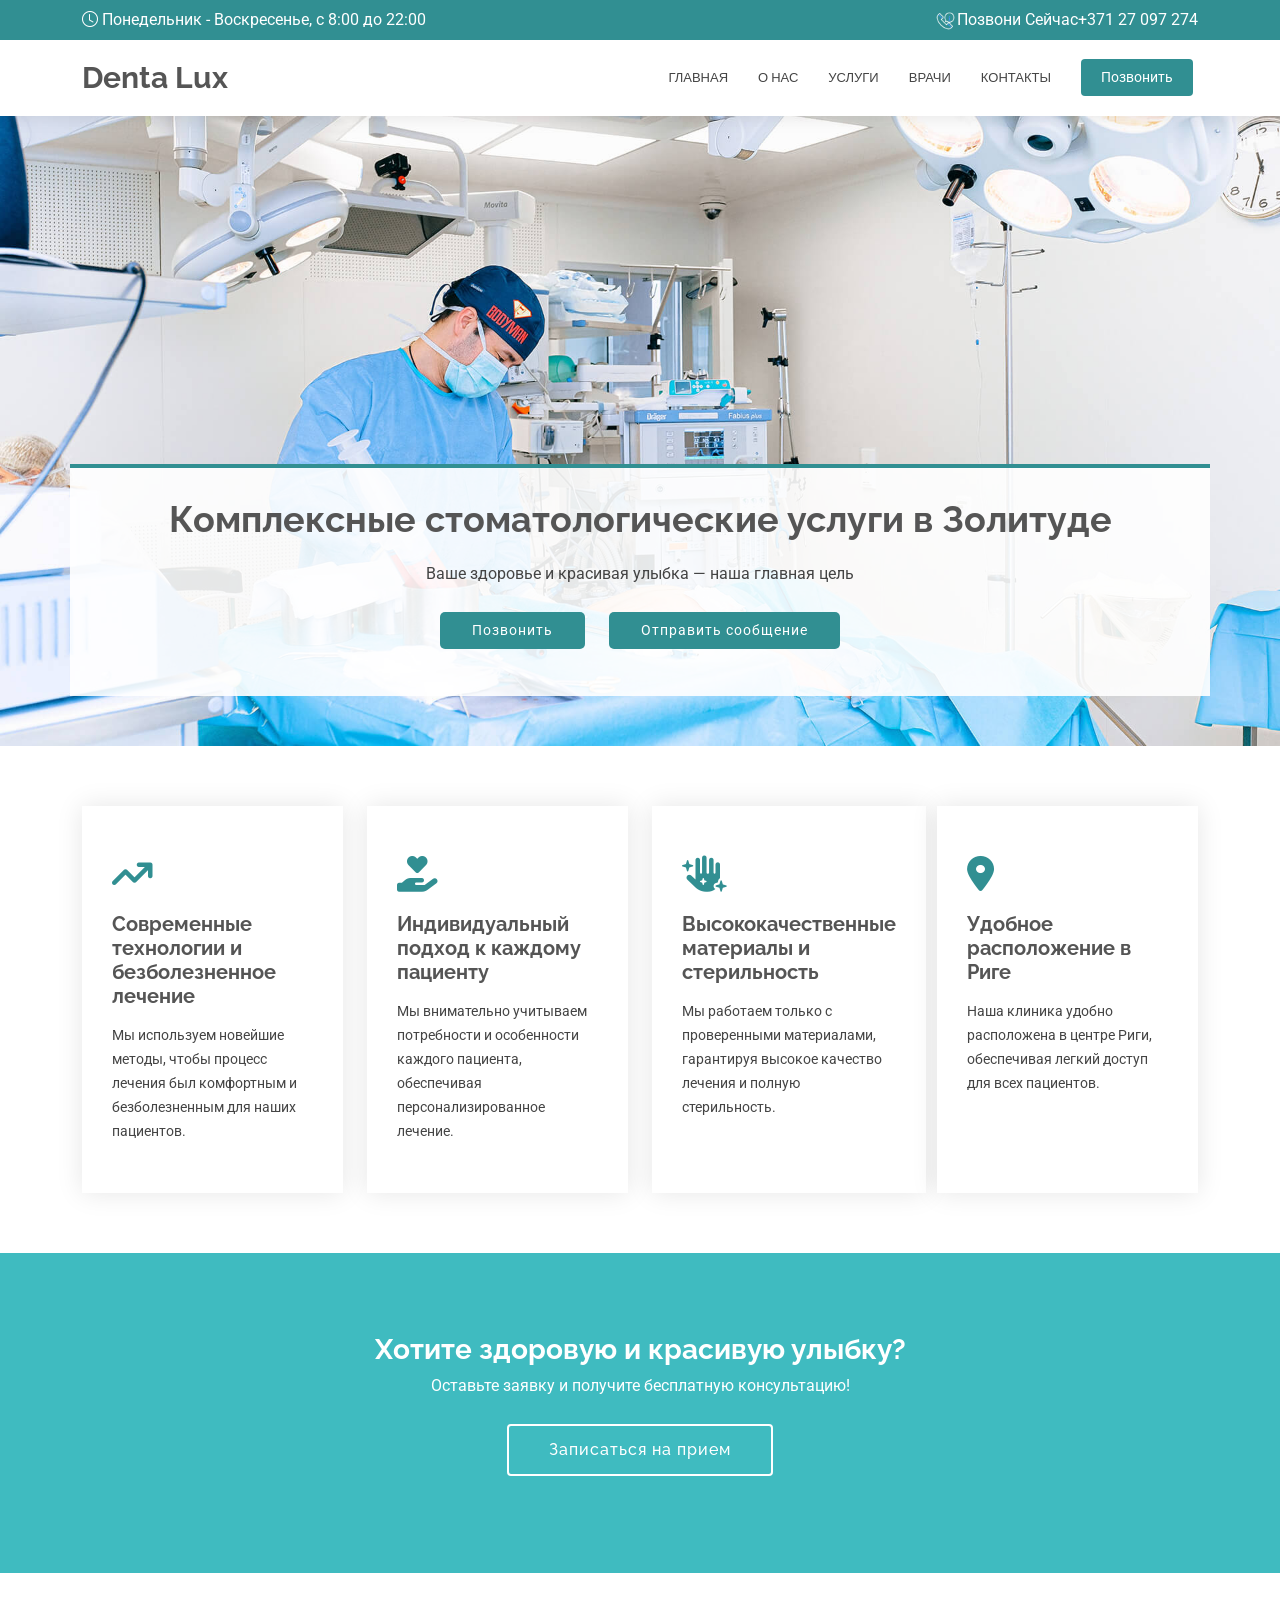
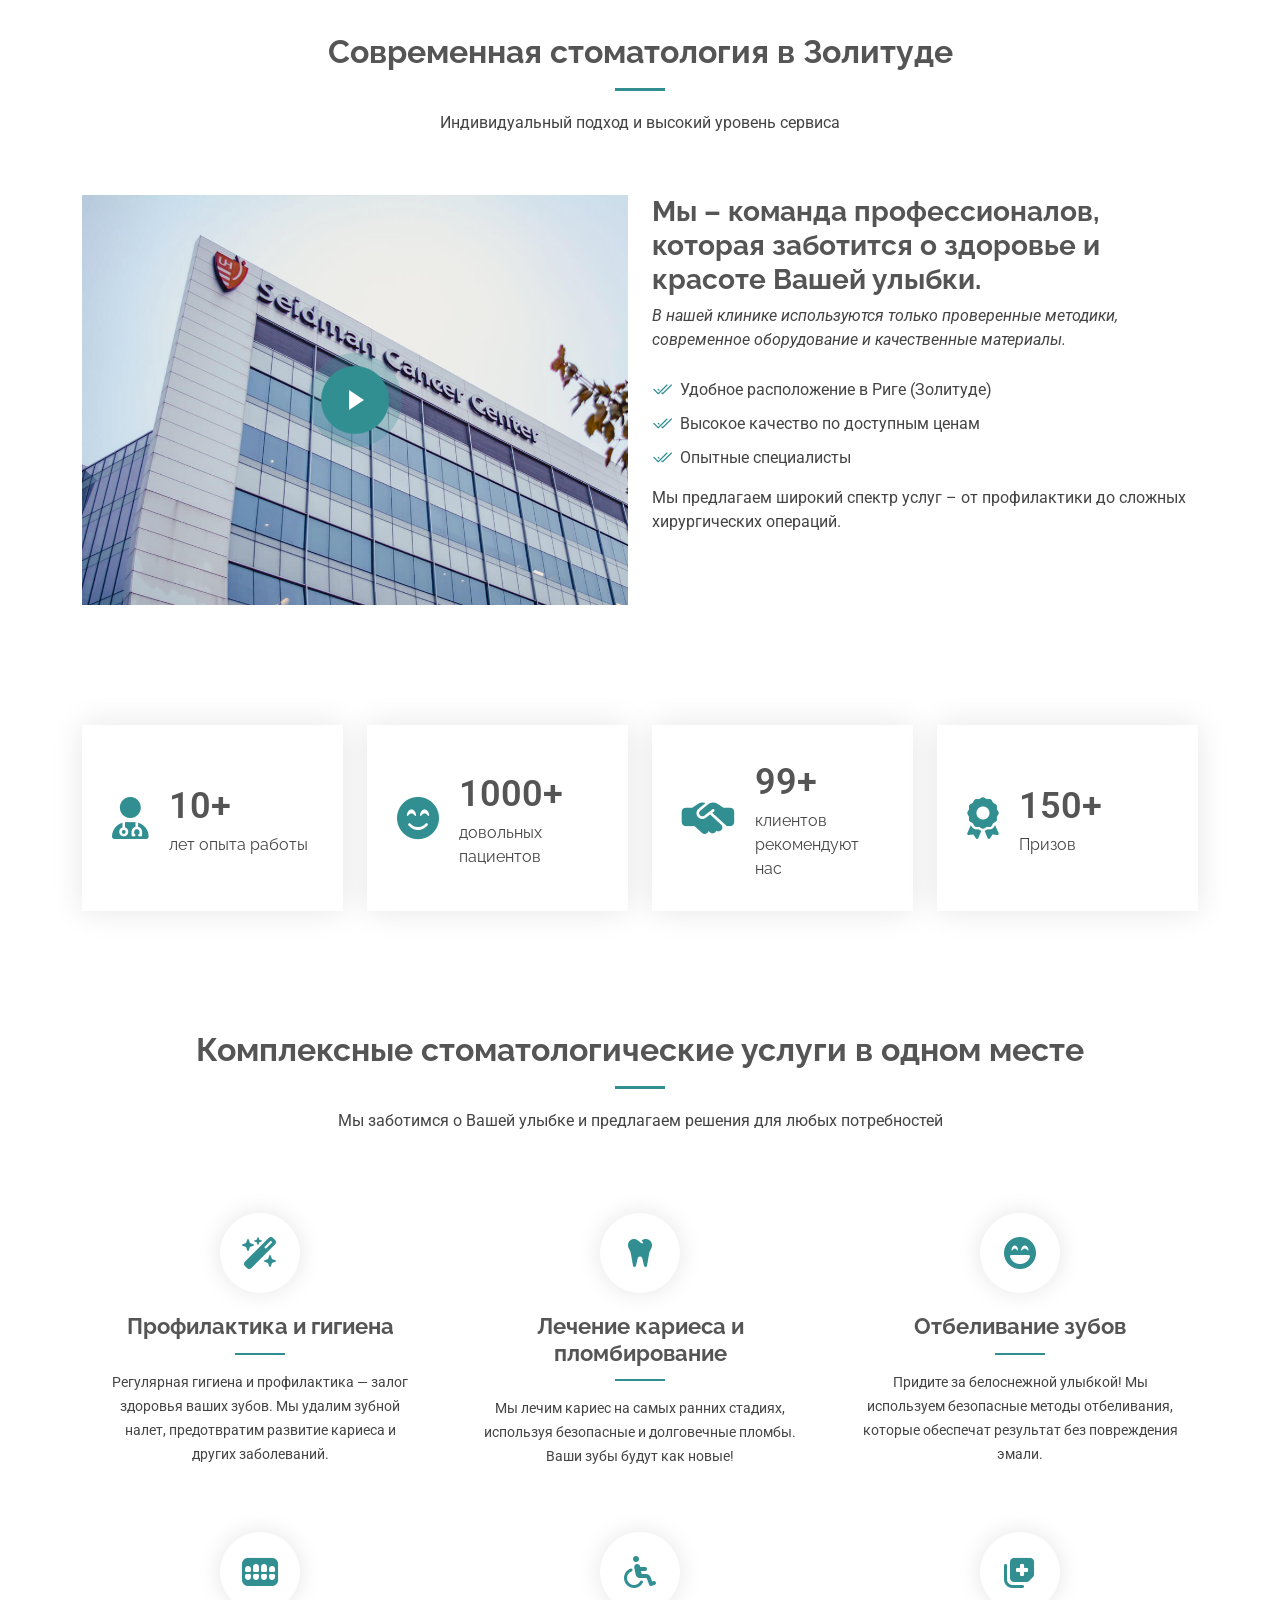
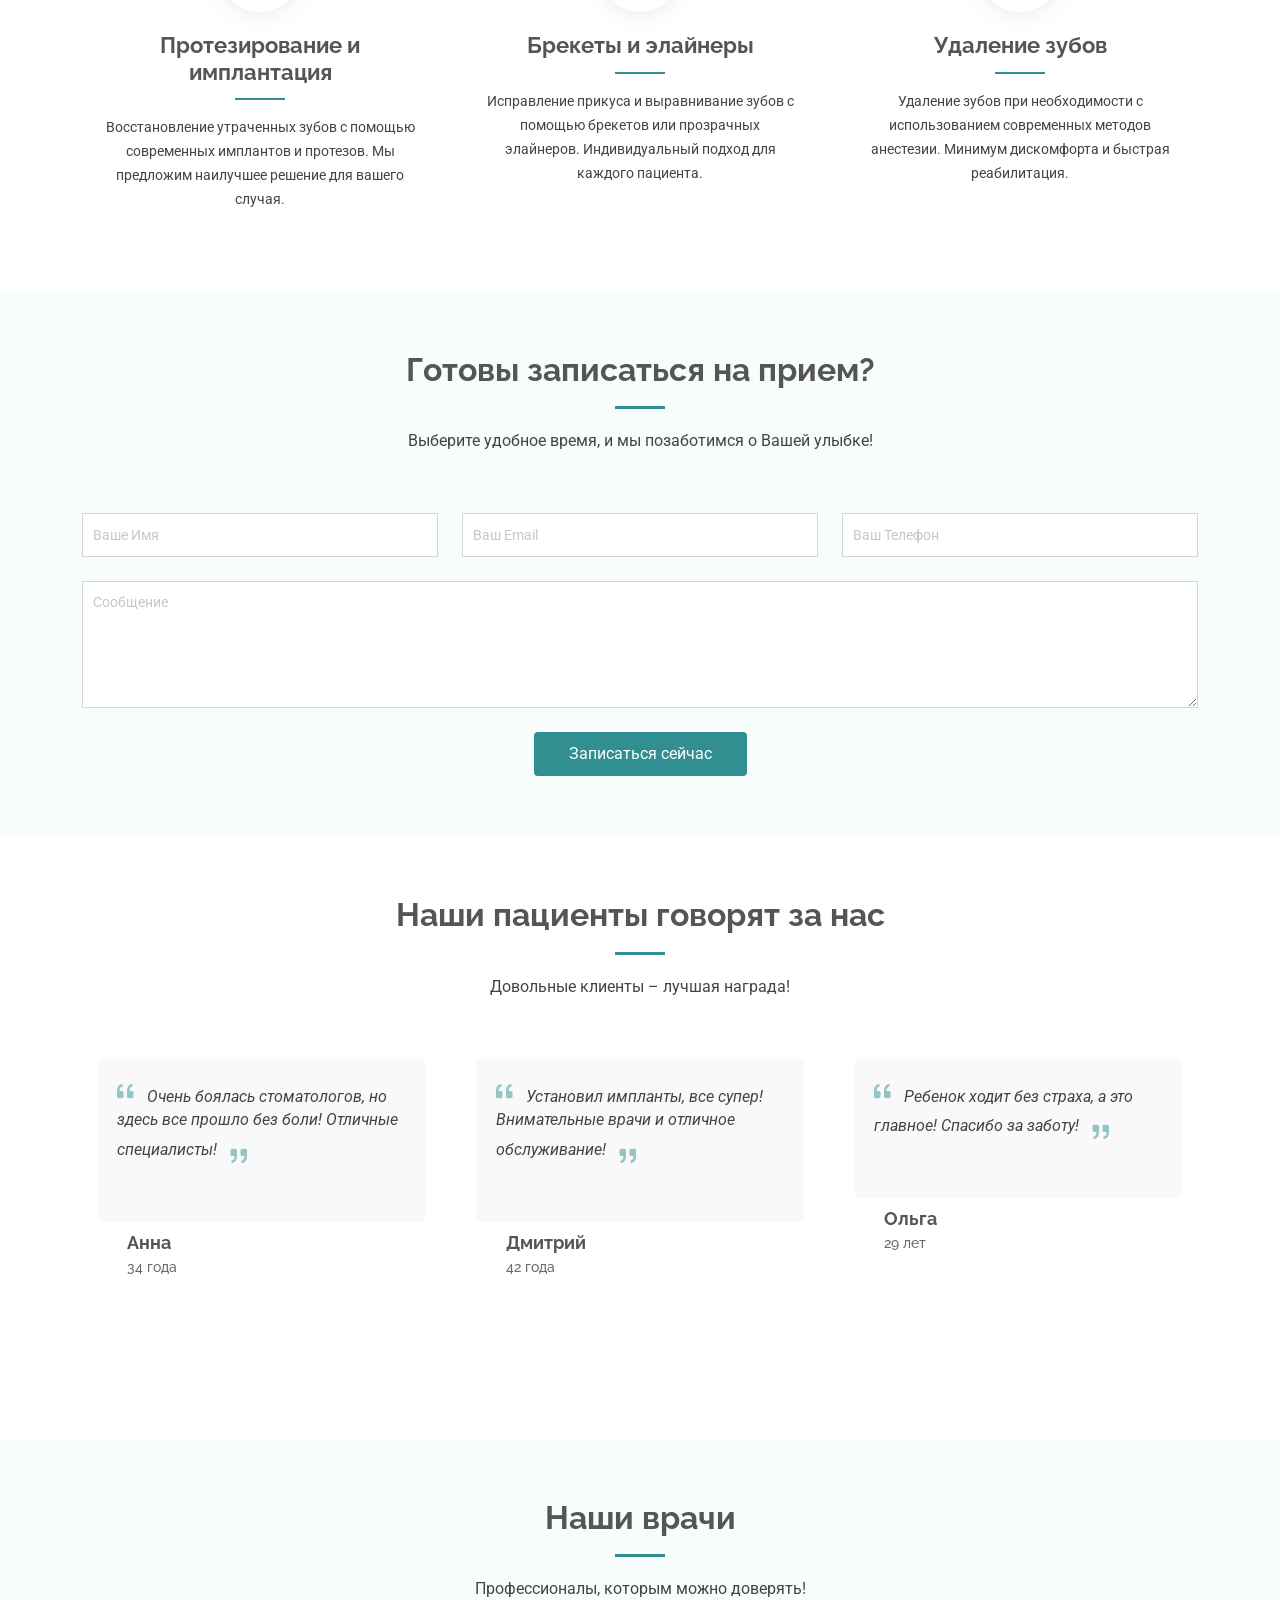
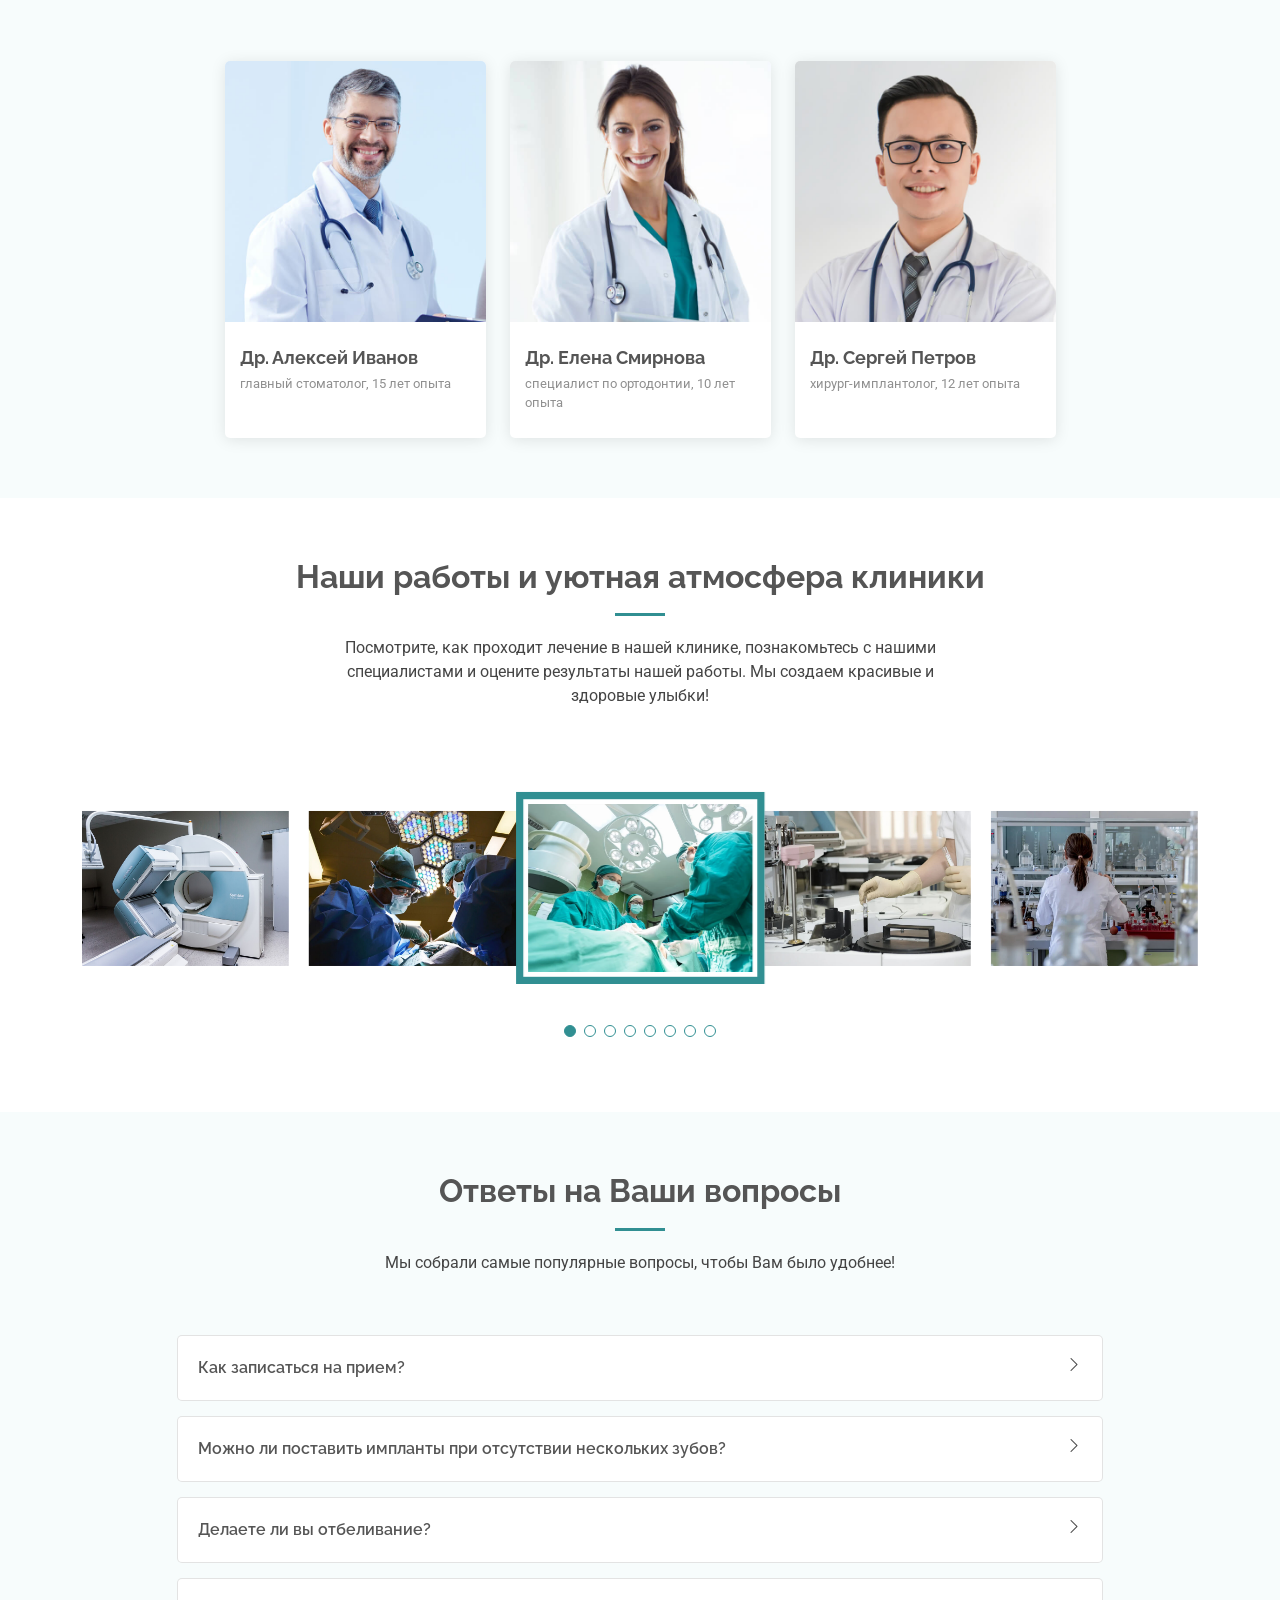
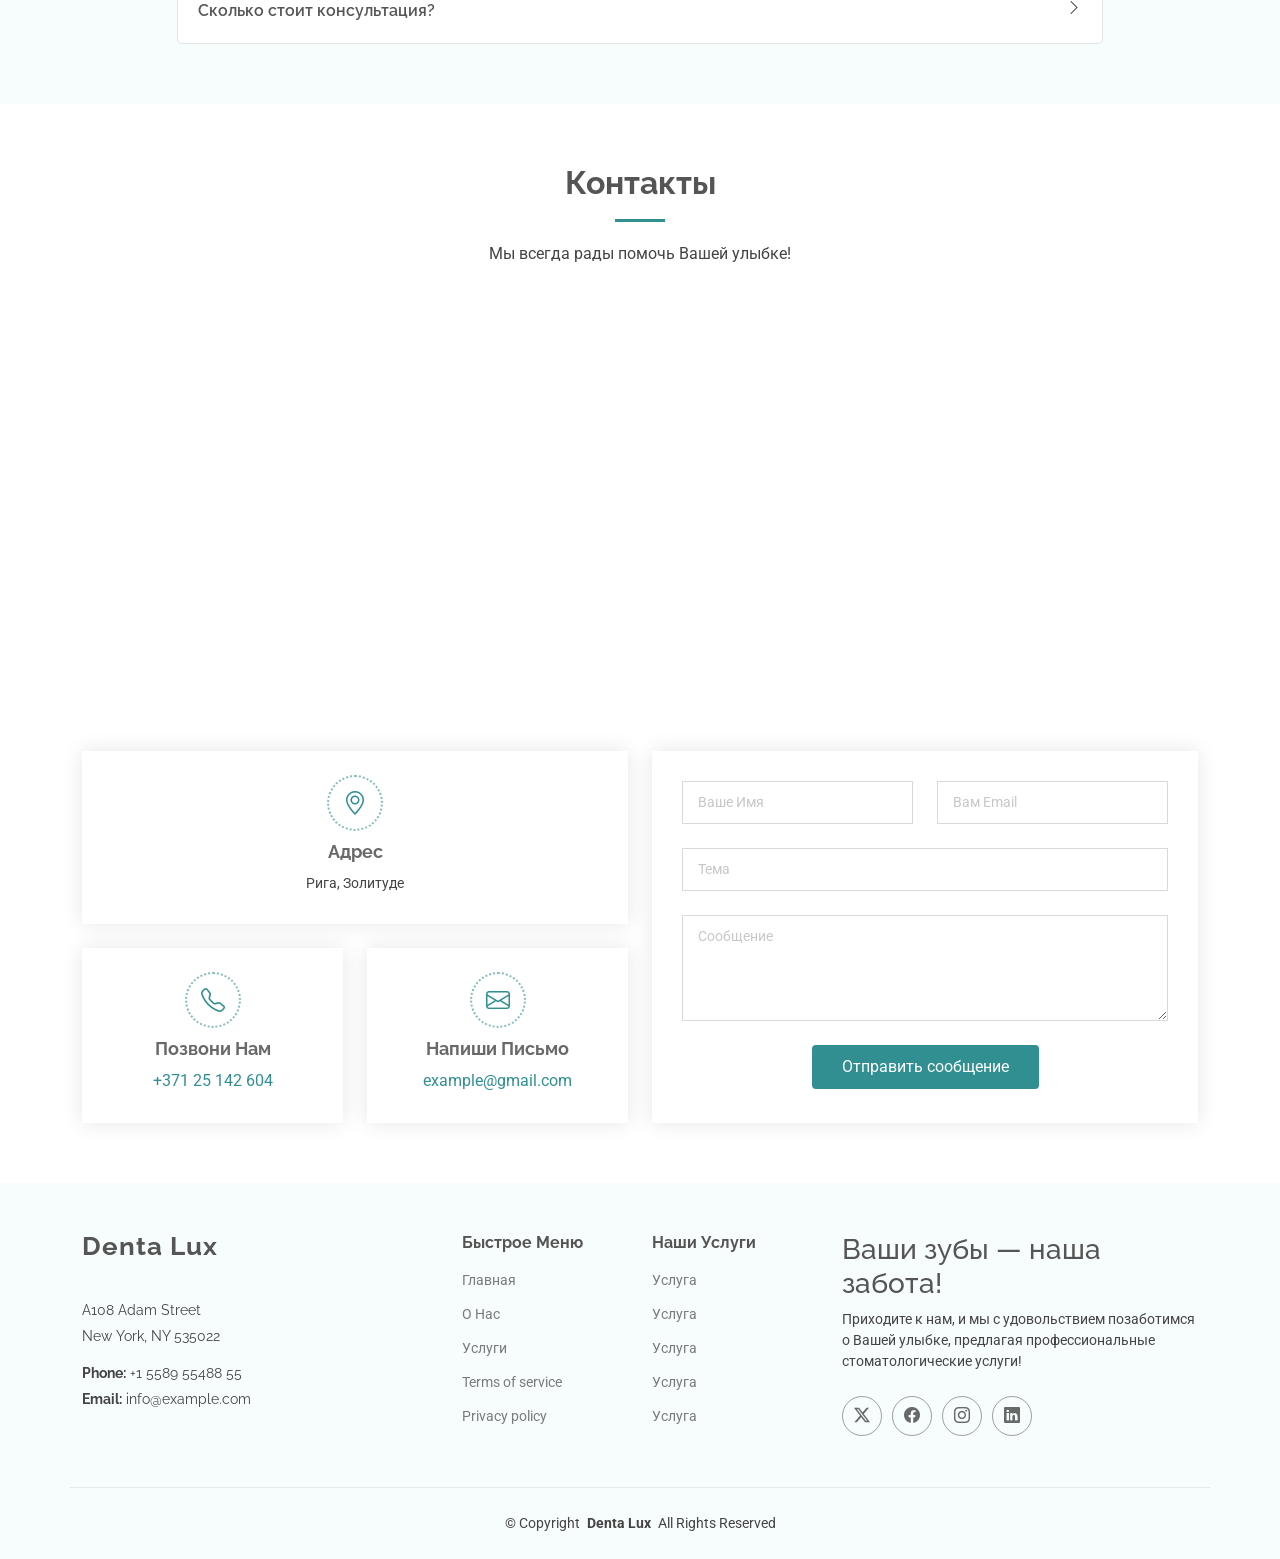
<file: index.html>
<!DOCTYPE html>
<html lang="en">
  <head>
    <meta charset="utf-8" />
    <meta content="width=device-width, initial-scale=1.0" name="viewport" />
    <title>Denta Lux</title>
    <meta name="description" content="" />
    <meta name="keywords" content="" />

    <!-- Favicons -->
    <link href="assets/img/apple-touch-icon.png" rel="apple-touch-icon" />

    <!-- Fonts -->
    <link href="https://fonts.googleapis.com" rel="preconnect" />
    <link href="https://fonts.gstatic.com" rel="preconnect" crossorigin />
    <link
      href="https://fonts.googleapis.com/css2?family=Roboto:ital,wght@0,100;0,300;0,400;0,500;0,700;0,900;1,100;1,300;1,400;1,500;1,700;1,900&family=Poppins:ital,wght@0,100;0,200;0,300;0,400;0,500;0,600;0,700;0,800;0,900;1,100;1,200;1,300;1,400;1,500;1,600;1,700;1,800;1,900&family=Raleway:ital,wght@0,100;0,200;0,300;0,400;0,500;0,600;0,700;0,800;0,900;1,100;1,200;1,300;1,400;1,500;1,600;1,700;1,800;1,900&display=swap"
      rel="stylesheet"
    />

    <!-- Vendor CSS Files -->
    <link
      href="assets/vendor/bootstrap/css/bootstrap.min.css"
      rel="stylesheet"
    />
    <link
      href="assets/vendor/bootstrap-icons/bootstrap-icons.css"
      rel="stylesheet"
    />
    <link href="assets/vendor/aos/aos.css" rel="stylesheet" />
    <link
      href="assets/vendor/fontawesome-free/css/all.min.css"
      rel="stylesheet"
    />
    <link
      href="assets/vendor/glightbox/css/glightbox.min.css"
      rel="stylesheet"
    />
    <link href="assets/vendor/swiper/swiper-bundle.min.css" rel="stylesheet" />

    <!-- Main CSS File -->
    <link href="assets/css/main.css" rel="stylesheet" />
  </head>

  <body class="index-page">
    <header id="header" class="header sticky-top">
      <div class="topbar d-flex align-items-center">
        <div
          class="container d-flex justify-content-center justify-content-md-between"
        >
          <div class="d-none d-md-flex align-items-center">
            <i class="bi bi-clock me-1"></i> Понедельник - Воскресенье, с 8:00
            до 22:00
          </div>
          <div class="d-flex align-items-center">
            <img
              src="./assets/img/header-phone.gif"
              alt=""
              width="23px"
              height="23px"
            />
            Позвони Сейчас
            <a
              style="color: white; display: inline-block"
              href="tel:+37127097274"
            >
              +371 27 097 274</a
            >
          </div>
        </div>
      </div>
      <!-- End Top Bar -->

      <div class="branding d-flex align-items-center">
        <div
          class="container position-relative d-flex align-items-center justify-content-end"
        >
          <a href="index.html" class="logo d-flex align-items-center me-auto">
            <!-- <img src="assets/img/logo.png" alt="" /> -->
            <h1 class="sitename">Denta Lux</h1>
          </a>

          <nav id="navmenu" class="navmenu">
            <ul>
              <li><a href="index.html" class="active">Главная</a></li>
              <li><a href="#about">О Нас</a></li>
              <!-- <li class="dropdown">
                <span>Услуги</span>
                <i class="bi bi-chevron-down toggle-dropdown"></i>
                <ul>
                  <li><a href="#">Консультация</a></li>
                  <li class="dropdown">
                    <a href="#"
                      ><span>Гигиена</span>
                      <i class="bi bi-chevron-down toggle-dropdown"></i
                    ></a>
                    <ul>
                      <li><a href="#">Отбеливание Зубов</a></li>
                      <li><a href="#">Deep Dropdown 2</a></li>
                      <li><a href="#">Deep Dropdown 3</a></li>
                      <li><a href="#">Deep Dropdown 4</a></li>
                      <li><a href="#">Deep Dropdown 5</a></li>
                    </ul>
                  </li>
                  <li><a href="#">Удаление</a></li>
                  <li><a href="#">Пломба</a></li>
                  <li><a href="#">Выравнивание</a></li>
                </ul>
              </li> -->
              <li><a href="services.html">Услуги</a></li>
              <li><a href="#doctors">Врачи</a></li>
              <li><a href="#contact">Контакты</a></li>
            </ul>
            <i class="mobile-nav-toggle d-xl-none bi bi-list"></i>
          </nav>

          <a class="cta-btn light" href="index.html#appointment">Позвонить</a>
        </div>
      </div>
    </header>

    <main class="main">
      <!-- Hero Section -->
      <section id="hero" class="hero section">
        <div id="hero-carousel" class="carousel slide carousel-fade">
          <div class="carousel-item active">
            <img src="assets/img/hero-carousel/hero-carousel-1.jpg" alt="" />
            <div class="container">
              <h2>Комплексные стоматологические услуги в Золитуде</h2>
              <p>Ваше здоровье и красивая улыбка — наша главная цель</p>
              <a href="tel:+37127097274" class="btn-get-started light"
                >Позвонить</a
              >
              <a href="#contact" class="btn-get-started light"
                >Отправить сообщение</a
              >
            </div>
          </div>
          <!-- End Carousel Item -->
        </div>
      </section>
      <!-- /Hero Section -->

      <!-- Featured Services Section -->
      <section id="featured-services" class="featured-services section">
        <div class="container">
          <div class="row gy-4">
            <div
              class="col-xl-3 col-md-6 d-flex"
              data-aos="fade-up"
              data-aos-delay="25"
            >
              <div class="service-item position-relative">
                <div class="icon">
                  <i class="fa-solid fa-arrow-trend-up icon"></i>
                </div>
                <h4>
                  <a class="stretched-link"
                    >Современные технологии и безболезненное лечение</a
                  >
                </h4>
                <p>
                  Мы используем новейшие методы, чтобы процесс лечения был
                  комфортным и безболезненным для наших пациентов.
                </p>
              </div>
            </div>
            <!-- End Service Item -->

            <div
              class="col-xl-3 col-md-6 d-flex"
              data-aos="fade-up"
              data-aos-delay="50"
            >
              <div class="service-item position-relative">
                <div class="icon">
                  <i class="fas fa-hand-holding-heart icon"></i>
                </div>
                <h4>
                  <a class="stretched-link"
                    >Индивидуальный подход к каждому пациенту</a
                  >
                </h4>
                <p>
                  Мы внимательно учитываем потребности и особенности каждого
                  пациента, обеспечивая персонализированное лечение.
                </p>
              </div>
            </div>
            <!-- End Service Item -->

            <div
              class="col-xl-3 col-md-6 d-flex"
              data-aos="fade-up"
              data-aos-delay="75"
            >
              <div class="service-item position-relative">
                <div class="icon">
                  <i class="fa-solid fa-hand-sparkles icon"></i>
                </div>
                <h4>
                  <a class="stretched-link"
                    >Высококачественные материалы и стерильность</a
                  >
                </h4>
                <p>
                  Мы работаем только с проверенными материалами, гарантируя
                  высокое качество лечения и полную стерильность.
                </p>
              </div>
            </div>
            <!-- End Service Item -->

            <div
              class="col-xl-3 col-md-6 d-flex"
              data-aos="fade-up"
              data-aos-delay="100"
            >
              <div class="service-item position-relative">
                <div class="icon">
                  <i class="fas fa-map-marker-alt icon"></i>
                </div>
                <h4>
                  <a class="stretched-link">Удобное расположение в Риге</a>
                </h4>
                <p>
                  Наша клиника удобно расположена в центре Риги, обеспечивая
                  легкий доступ для всех пациентов.
                </p>
              </div>
            </div>
            <!-- End Service Item -->
          </div>
        </div>
      </section>
      <!-- /Featured Services Section -->

      <!-- Call To Action Section -->
      <section
        id="call-to-action"
        class="call-to-action section accent-background"
      >
        <div class="container">
          <div
            class="row justify-content-center"
            data-aos="zoom-in"
            data-aos-delay="25"
          >
            <div class="col-xl-10">
              <div class="text-center">
                <h3>Хотите здоровую и красивую улыбку?</h3>
                <p>Оставьте заявку и получите бесплатную консультацию!</p>
                <div class="cta-btn-wrapper">
                  <a class="cta-btn light" href="#appointment"
                    >Записаться на прием</a
                  >
                </div>
              </div>
            </div>
          </div>
        </div>
      </section>
      <!-- /Call To Action Section -->

      <!-- About Section -->
      <section id="about" class="about section">
        <!-- Section Title -->
        <div class="container section-title" data-aos="fade-up">
          <h2>Современная стоматология в Золитуде<br /></h2>
          <p>Индивидуальный подход и высокий уровень сервиса</p>
        </div>
        <!-- End Section Title -->

        <div class="container">
          <div class="row gy-4">
            <div
              class="col-lg-6 position-relative align-self-start"
              data-aos="fade-up"
              data-aos-delay="25"
            >
              <img src="assets/img/about.jpg" class="img-fluid" alt="" />
              <a
                href="https://www.youtube.com/watch?v=Y7f98aduVJ8"
                class="glightbox pulsating-play-btn"
              ></a>
            </div>
            <div
              class="col-lg-6 content"
              data-aos="fade-up"
              data-aos-delay="50"
            >
              <h3>
                Мы – команда профессионалов, которая заботится о здоровье и
                красоте Вашей улыбки.
              </h3>
              <p class="fst-italic">
                В нашей клинике используются только проверенные методики,
                современное оборудование и качественные материалы.
              </p>
              <ul>
                <li>
                  <i class="bi bi-check2-all"></i>
                  <span>Удобное расположение в Риге (Золитуде) </span>
                </li>
                <li>
                  <i class="bi bi-check2-all"></i>
                  <span>Высокое качество по доступным ценам</span>
                </li>
                <li>
                  <i class="bi bi-check2-all"></i>
                  <span>Опытные специалисты</span>
                </li>
              </ul>
              <p>
                Мы предлагаем широкий спектр услуг – от профилактики до сложных
                хирургических операций.
              </p>
            </div>
          </div>
        </div>
      </section>
      <!-- /About Section -->

      <!-- Stats Section -->
      <section id="stats" class="stats section">
        <div class="container" data-aos="fade-up" data-aos-delay="100">
          <div class="row gy-4">
            <div class="col-lg-3 col-md-6">
              <div class="stats-item d-flex align-items-center w-100 h-100">
                <i class="fas fa-user-md flex-shrink-0"></i>
                <div>
                  <span
                    data-purecounter-start="0"
                    data-purecounter-end="10"
                    data-purecounter-duration="1"
                    class="purecounter"
                    >+</span
                  >
                  <p>лет опыта работы</p>
                </div>
              </div>
            </div>
            <!-- End Stats Item -->

            <div class="col-lg-3 col-md-6">
              <div class="stats-item d-flex align-items-center w-100 h-100">
                <i class="fa-solid fa-face-smile-beam"></i>
                <div>
                  <span
                    data-purecounter-start="0"
                    data-purecounter-end="1000"
                    data-purecounter-duration="1"
                    class="purecounter"
                    >+</span
                  >
                  <p>довольных пациентов</p>
                </div>
              </div>
            </div>
            <!-- End Stats Item -->

            <div class="col-lg-3 col-md-6">
              <div class="stats-item d-flex align-items-center w-100 h-100">
                <i class="fa-solid fa-handshake-simple"></i>
                <div>
                  <span
                    data-purecounter-start="0"
                    data-purecounter-end="99"
                    data-purecounter-duration="1"
                    class="purecounter"
                    >+</span
                  >
                  <p>клиентов рекомендуют нас</p>
                </div>
              </div>
            </div>
            <!-- End Stats Item -->

            <div class="col-lg-3 col-md-6">
              <div class="stats-item d-flex align-items-center w-100 h-100">
                <i class="fas fa-award flex-shrink-0"></i>
                <div>
                  <span
                    data-purecounter-start="0"
                    data-purecounter-end="150"
                    data-purecounter-duration="1"
                    class="purecounter"
                  ></span>
                  <p>Призов</p>
                </div>
              </div>
            </div>
            <!-- End Stats Item -->
          </div>
        </div>
      </section>
      <!-- /Stats Section -->

      <!-- Services Section -->
      <section id="services" class="services section">
        <!-- Section Title -->
        <div class="container section-title" data-aos="fade-up">
          <h2>Комплексные стоматологические услуги в одном месте</h2>
          <p>
            Мы заботимся о Вашей улыбке и предлагаем решения для любых
            потребностей
          </p>
        </div>
        <!-- End Section Title -->

        <div class="container">
          <div class="row gy-4">
            <div
              class="col-lg-4 col-md-6"
              data-aos="fade-up"
              data-aos-delay="25"
            >
              <div class="service-item position-relative">
                <div class="icon">
                  <i class="fa-solid fa-wand-magic-sparkles"></i>
                </div>
                <a href="prevention_hygiene.html" class="stretched-link">
                  <h3>Профилактика и гигиена</h3>
                </a>
                <p>
                  Регулярная гигиена и профилактика — залог здоровья ваших
                  зубов. Мы удалим зубной налет, предотвратим развитие кариеса и
                  других заболеваний.
                </p>
              </div>
            </div>
            <!-- End Service Item -->

            <div
              class="col-lg-4 col-md-6"
              data-aos="fade-up"
              data-aos-delay="25"
            >
              <div class="service-item position-relative">
                <div class="icon">
                  <i class="fa-solid fa-tooth"></i>
                </div>
                <a href="caries_treatment.html" class="stretched-link">
                  <h3>Лечение кариеса и пломбирование</h3>
                </a>
                <p>
                  Мы лечим кариес на самых ранних стадиях, используя безопасные
                  и долговечные пломбы. Ваши зубы будут как новые!
                </p>
              </div>
            </div>
            <!-- End Service Item -->

            <div
              class="col-lg-4 col-md-6"
              data-aos="fade-up"
              data-aos-delay="25"
            >
              <div class="service-item position-relative">
                <div class="icon">
                  <i class="fa-solid fa-face-laugh-beam"></i>
                </div>
                <a href="teeth_whitening.html" class="stretched-link">
                  <h3>Отбеливание зубов</h3>
                </a>
                <p>
                  Придите за белоснежной улыбкой! Мы используем безопасные
                  методы отбеливания, которые обеспечат результат без
                  повреждения эмали.
                </p>
              </div>
            </div>
            <!-- End Service Item -->

            <div
              class="col-lg-4 col-md-6"
              data-aos="fade-up"
              data-aos-delay="25"
            >
              <div class="service-item position-relative">
                <div class="icon">
                  <i class="fa-solid fa-teeth"></i>
                </div>
                <a href="prosthetics_implants.html" class="stretched-link">
                  <h3>Протезирование и имплантация</h3>
                </a>
                <p>
                  Восстановление утраченных зубов с помощью современных
                  имплантов и протезов. Мы предложим наилучшее решение для
                  вашего случая.
                </p>
              </div>
            </div>
            <!-- End Service Item -->

            <div
              class="col-lg-4 col-md-6"
              data-aos="fade-up"
              data-aos-delay="25"
            >
              <div class="service-item position-relative">
                <div class="icon">
                  <i class="fas fa-wheelchair"></i>
                </div>
                <a href="braces_aligners.html" class="stretched-link">
                  <h3>Брекеты и элайнеры</h3>
                </a>
                <p>
                  Исправление прикуса и выравнивание зубов с помощью брекетов
                  или прозрачных элайнеров. Индивидуальный подход для каждого
                  пациента.
                </p>
              </div>
            </div>
            <!-- End Service Item -->

            <div
              class="col-lg-4 col-md-6"
              data-aos="fade-up"
              data-aos-delay="25"
            >
              <div class="service-item position-relative">
                <div class="icon">
                  <i class="fas fa-notes-medical"></i>
                </div>
                <a href="tooth_extraction.html" class="stretched-link">
                  <h3>Удаление зубов</h3>
                </a>
                <p>
                  Удаление зубов при необходимости с использованием современных
                  методов анестезии. Минимум дискомфорта и быстрая реабилитация.
                </p>
              </div>
            </div>
            <!-- End Service Item -->
          </div>
        </div>
      </section>
      <!-- /Services Section -->

      <!-- Appointment Section -->
      <section id="appointment" class="appointment section light-background">
        <!-- Section Title -->
        <div class="container section-title" data-aos="fade-up">
          <h2>Готовы записаться на прием?</h2>
          <p>Выберите удобное время, и мы позаботимся о Вашей улыбке!</p>
        </div>
        <!-- End Section Title -->

        <div class="container" data-aos="fade-up" data-aos-delay="25">
          <form
            action="forms/appointment.php"
            method="post"
            role="form"
            class="php-email-form"
          >
            <div class="row">
              <div class="col-md-4 form-group">
                <input
                  type="text"
                  name="name"
                  class="form-control"
                  id="name"
                  placeholder="Ваше Имя"
                  required=""
                />
              </div>
              <div class="col-md-4 form-group mt-3 mt-md-0">
                <input
                  type="email"
                  class="form-control"
                  name="email"
                  id="email"
                  placeholder="Ваш Email"
                  required=""
                />
              </div>
              <div class="col-md-4 form-group mt-3 mt-md-0">
                <input
                  type="tel"
                  class="form-control"
                  name="phone"
                  id="phone"
                  placeholder="Ваш Телефон"
                  required=""
                />
              </div>
            </div>
            <div class="form-group mt-3">
              <textarea
                class="form-control"
                name="message"
                rows="5"
                placeholder="Сообщение"
              ></textarea>
            </div>
            <div class="mt-3">
              <div class="loading">Загрузка</div>
              <div class="error-message"></div>
              <div class="text-center">
                <button type="submit" class="light">Записаться сейчас</button>
              </div>
            </div>
          </form>
        </div>
      </section>
      <!-- /Appointment Section -->

      <!-- Testimonials Section -->
      <section id="testimonials" class="testimonials section">
        <!-- Section Title -->
        <div class="container section-title" data-aos="fade-up">
          <h2>Наши пациенты говорят за нас</h2>
          <p>Довольные клиенты – лучшая награда!</p>
        </div>
        <!-- End Section Title -->

        <div class="container" data-aos="fade-up" data-aos-delay="25">
          <div
            class="swiper init-swiper"
            data-speed="600"
            data-delay="5000"
            data-breakpoints='{ "320": { "slidesPerView": 1, "spaceBetween": 40 }, "1200": { "slidesPerView": 3, "spaceBetween": 40 } }'
          >
            <script type="application/json" class="swiper-config">
              {
                "loop": true,
                "speed": 600,
                "autoplay": {
                  "delay": 5000
                },
                "slidesPerView": "auto",
                "pagination": {
                  "el": ".swiper-pagination",
                  "type": "bullets",
                  "clickable": true
                },
                "breakpoints": {
                  "320": {
                    "slidesPerView": 1,
                    "spaceBetween": 40
                  },
                  "1200": {
                    "slidesPerView": 3,
                    "spaceBetween": 20
                  }
                }
              }
            </script>
            <div class="swiper-wrapper">
              <div class="swiper-slide">
                <div class="testimonial-item">
                  <p>
                    <i class="bi bi-quote quote-icon-left"></i>
                    <span
                      >Очень боялась стоматологов, но здесь все прошло без боли!
                      Отличные специалисты!</span
                    >
                    <i class="bi bi-quote quote-icon-right"></i>
                  </p>
                  <h3>Анна</h3>
                  <h4>34 года</h4>
                </div>
              </div>
              <!-- End testimonial item -->

              <div class="swiper-slide">
                <div class="testimonial-item">
                  <p>
                    <i class="bi bi-quote quote-icon-left"></i>
                    <span
                      >Установил импланты, все супер! Внимательные врачи и
                      отличное обслуживание!</span
                    >
                    <i class="bi bi-quote quote-icon-right"></i>
                  </p>
                  <h3>Дмитрий</h3>
                  <h4>42 года</h4>
                </div>
              </div>
              <!-- End testimonial item -->

              <div class="swiper-slide">
                <div class="testimonial-item">
                  <p>
                    <i class="bi bi-quote quote-icon-left"></i>
                    <span
                      >Ребенок ходит без страха, а это главное! Спасибо за
                      заботу!</span
                    >
                    <i class="bi bi-quote quote-icon-right"></i>
                  </p>
                  <h3>Ольга</h3>
                  <h4>29 лет</h4>
                </div>
              </div>
              <!-- End testimonial item -->
            </div>
            <div class="swiper-pagination"></div>
          </div>
        </div>
      </section>
      <!-- /Testimonials Section -->

      <!-- Doctors Section -->
      <section id="doctors" class="doctors section light-background">
        <!-- Section Title -->
        <div class="container section-title" data-aos="fade-up">
          <h2>Наши врачи</h2>
          <p>Профессионалы, которым можно доверять!</p>
        </div>
        <!-- End Section Title -->

        <div class="container">
          <div class="row gy-4" style="justify-content: center">
            <div
              class="col-lg-3 col-md-6 d-flex align-items-stretch"
              data-aos="fade-up"
              data-aos-delay="25"
            >
              <div class="team-member">
                <div class="member-img">
                  <img
                    src="assets/img/doctors/doctors-1.jpg"
                    class="img-fluid"
                    alt=""
                  />
                  <div class="social">
                    <a href=""><i class="bi bi-twitter-x"></i></a>
                    <a href=""><i class="bi bi-facebook"></i></a>
                    <a href=""><i class="bi bi-instagram"></i></a>
                    <a href=""><i class="bi bi-linkedin"></i></a>
                  </div>
                </div>
                <div class="member-info">
                  <h4>Др. Алексей Иванов</h4>
                  <span>главный стоматолог, 15 лет опыта </span>
                </div>
              </div>
            </div>
            <!-- End Team Member -->

            <div
              class="col-lg-3 col-md-6 d-flex align-items-stretch"
              data-aos="fade-up"
              data-aos-delay="50"
            >
              <div class="team-member">
                <div class="member-img">
                  <img
                    src="assets/img/doctors/doctors-2.jpg"
                    class="img-fluid"
                    alt=""
                  />
                  <div class="social">
                    <a href=""><i class="bi bi-twitter-x"></i></a>
                    <a href=""><i class="bi bi-facebook"></i></a>
                    <a href=""><i class="bi bi-instagram"></i></a>
                    <a href=""><i class="bi bi-linkedin"></i></a>
                  </div>
                </div>
                <div class="member-info">
                  <h4>Др. Елена Смирнова</h4>
                  <span>специалист по ортодонтии, 10 лет опыта</span>
                </div>
              </div>
            </div>
            <!-- End Team Member -->

            <div
              class="col-lg-3 col-md-6 d-flex align-items-stretch"
              data-aos="fade-up"
              data-aos-delay="55"
            >
              <div class="team-member">
                <div class="member-img">
                  <img
                    src="assets/img/doctors/doctors-3.jpg"
                    class="img-fluid"
                    alt=""
                  />
                  <div class="social">
                    <a href=""><i class="bi bi-twitter-x"></i></a>
                    <a href=""><i class="bi bi-facebook"></i></a>
                    <a href=""><i class="bi bi-instagram"></i></a>
                    <a href=""><i class="bi bi-linkedin"></i></a>
                  </div>
                </div>
                <div class="member-info">
                  <h4>Др. Сергей Петров</h4>
                  <span>хирург-имплантолог, 12 лет опыта</span>
                </div>
              </div>
            </div>
            <!-- End Team Member -->
          </div>
        </div>
      </section>
      <!-- /Doctors Section -->

      <!-- Gallery Section -->
      <section id="gallery" class="gallery section">
        <!-- Section Title -->
        <div class="container section-title" data-aos="fade-up">
          <h2>Наши работы и уютная атмосфера клиники</h2>
          <p style="max-width: 600px; text-align: center; margin: 0 auto">
            Посмотрите, как проходит лечение в нашей клинике, познакомьтесь с
            нашими специалистами и оцените результаты нашей работы. Мы создаем
            красивые и здоровые улыбки!
          </p>
        </div>
        <!-- End Section Title -->

        <div class="container" data-aos="fade-up" data-aos-delay="25">
          <div class="swiper init-swiper">
            <script type="application/json" class="swiper-config">
              {
                "loop": true,
                "speed": 600,
                "autoplay": {
                  "delay": 5000
                },
                "slidesPerView": "auto",
                "centeredSlides": true,
                "pagination": {
                  "el": ".swiper-pagination",
                  "type": "bullets",
                  "clickable": true
                },
                "breakpoints": {
                  "320": {
                    "slidesPerView": 1,
                    "spaceBetween": 0
                  },
                  "768": {
                    "slidesPerView": 3,
                    "spaceBetween": 20
                  },
                  "1200": {
                    "slidesPerView": 5,
                    "spaceBetween": 20
                  }
                }
              }
            </script>
            <div class="swiper-wrapper align-items-center">
              <div class="swiper-slide">
                <a
                  class="glightbox"
                  data-gallery="images-gallery"
                  href="assets/img/gallery/gallery-1.jpg"
                  ><img
                    src="assets/img/gallery/gallery-1.jpg"
                    class="img-fluid"
                    alt=""
                /></a>
              </div>
              <div class="swiper-slide">
                <a
                  class="glightbox"
                  data-gallery="images-gallery"
                  href="assets/img/gallery/gallery-2.jpg"
                  ><img
                    src="assets/img/gallery/gallery-2.jpg"
                    class="img-fluid"
                    alt=""
                /></a>
              </div>
              <div class="swiper-slide">
                <a
                  class="glightbox"
                  data-gallery="images-gallery"
                  href="assets/img/gallery/gallery-3.jpg"
                  ><img
                    src="assets/img/gallery/gallery-3.jpg"
                    class="img-fluid"
                    alt=""
                /></a>
              </div>
              <div class="swiper-slide">
                <a
                  class="glightbox"
                  data-gallery="images-gallery"
                  href="assets/img/gallery/gallery-4.jpg"
                  ><img
                    src="assets/img/gallery/gallery-4.jpg"
                    class="img-fluid"
                    alt=""
                /></a>
              </div>
              <div class="swiper-slide">
                <a
                  class="glightbox"
                  data-gallery="images-gallery"
                  href="assets/img/gallery/gallery-5.jpg"
                  ><img
                    src="assets/img/gallery/gallery-5.jpg"
                    class="img-fluid"
                    alt=""
                /></a>
              </div>
              <div class="swiper-slide">
                <a
                  class="glightbox"
                  data-gallery="images-gallery"
                  href="assets/img/gallery/gallery-6.jpg"
                  ><img
                    src="assets/img/gallery/gallery-6.jpg"
                    class="img-fluid"
                    alt=""
                /></a>
              </div>
              <div class="swiper-slide">
                <a
                  class="glightbox"
                  data-gallery="images-gallery"
                  href="assets/img/gallery/gallery-7.jpg"
                  ><img
                    src="assets/img/gallery/gallery-7.jpg"
                    class="img-fluid"
                    alt=""
                /></a>
              </div>
              <div class="swiper-slide">
                <a
                  class="glightbox"
                  data-gallery="images-gallery"
                  href="assets/img/gallery/gallery-8.jpg"
                  ><img
                    src="assets/img/gallery/gallery-8.jpg"
                    class="img-fluid"
                    alt=""
                /></a>
              </div>
            </div>
            <div class="swiper-pagination"></div>
          </div>
        </div>
      </section>
      <!-- /Gallery Section -->

      <!-- Faq Section -->
      <section id="faq" class="faq section light-background">
        <!-- Section Title -->
        <div class="container section-title" data-aos="fade-up">
          <h2>Ответы на Ваши вопросы</h2>
          <p>Мы собрали самые популярные вопросы, чтобы Вам было удобнее!</p>
        </div>
        <!-- End Section Title -->

        <div class="container">
          <div class="row justify-content-center">
            <div class="col-lg-10" data-aos="fade-up" data-aos-delay="25">
              <div class="faq-container">
                <div class="faq-item">
                  <h3>Как записаться на прием?</h3>
                  <div class="faq-content">
                    <p>Вы можете позвонить нам или оставить заявку на сайте.</p>
                  </div>
                  <i class="faq-toggle bi bi-chevron-right"></i>
                </div>
                <!-- End Faq item-->

                <div class="faq-item">
                  <h3>
                    Можно ли поставить импланты при отсутствии нескольких зубов?
                  </h3>
                  <div class="faq-content">
                    <p>
                      Да, мы подберем индивидуальное решение, включая
                      мостовидные конструкции и имплантацию.
                    </p>
                  </div>
                  <i class="faq-toggle bi bi-chevron-right"></i>
                </div>
                <!-- End Faq item-->

                <div class="faq-item">
                  <h3>Делаете ли вы отбеливание?</h3>
                  <div class="faq-content">
                    <p>
                      Да, у нас есть несколько методов отбеливания – подберем
                      лучший вариант для вас!
                    </p>
                  </div>
                  <i class="faq-toggle bi bi-chevron-right"></i>
                </div>
                <!-- End Faq item-->

                <div class="faq-item">
                  <h3>Сколько стоит консультация?</h3>
                  <div class="faq-content">
                    <p>Первичная консультация у нас бесплатная!</p>
                  </div>
                  <i class="faq-toggle bi bi-chevron-right"></i>
                </div>
                <!-- End Faq item-->
              </div>
            </div>
            <!-- End Faq Column-->
          </div>
        </div>
      </section>
      <!-- /Faq Section -->

      <!-- Contact Section -->
      <section
        id="contact"
        class="contact section"
        data-aos="fade-up"
        data-aos-delay="25"
      >
        <!-- Section Title -->
        <div class="container section-title">
          <h2>Контакты</h2>
          <p>Мы всегда рады помочь Вашей улыбке!</p>
        </div>
        <!-- End Section Title -->

        <div class="mb-5">
          <iframe
            style="border: 0; width: 100%; height: 370px"
            src="https://www.google.com/maps/embed?pb=!1m14!1m12!1m3!1d1158.7775335431804!2d24.00296569439369!3d56.948389384120205!2m3!1f0!2f0!3f0!3m2!1i1024!2i768!4f13.1!5e0!3m2!1sen!2slv!4v1742445139054!5m2!1sen!2slv"
            frameborder="0"
            allowfullscreen=""
            loading="lazy"
            referrerpolicy="no-referrer-when-downgrade"
          ></iframe>
        </div>
        <!-- End Google Maps -->

        <div class="container">
          <div class="row gy-4">
            <div class="col-lg-6">
              <div class="row gy-4">
                <div class="col-lg-12">
                  <div
                    class="info-item d-flex flex-column justify-content-center align-items-center"
                  >
                    <i class="bi bi-geo-alt"></i>
                    <h3>Адрес</h3>
                    <p>Рига, Золитуде</p>
                  </div>
                </div>
                <!-- End Info Item -->

                <div class="col-md-6">
                  <div
                    class="info-item d-flex flex-column justify-content-center align-items-center"
                  >
                    <i class="bi bi-telephone"></i>
                    <h3>Позвони Нам</h3>
                    <a href="tel:+37125142604">+371 25 142 604</a>
                  </div>
                </div>
                <!-- End Info Item -->

                <div class="col-md-6">
                  <div
                    class="info-item d-flex flex-column justify-content-center align-items-center"
                  >
                    <i class="bi bi-envelope"></i>
                    <h3>Напиши Письмо</h3>
                    <a href="mailto:+37125142604">example@gmail.com</a>
                  </div>
                </div>
                <!-- End Info Item -->
              </div>
            </div>

            <div class="col-lg-6">
              <form
                action="forms/contact.php"
                method="post"
                class="php-email-form"
              >
                <div class="row gy-4">
                  <div class="col-md-6">
                    <input
                      type="text"
                      name="name"
                      class="form-control"
                      placeholder="Ваше Имя"
                      required=""
                    />
                  </div>

                  <div class="col-md-6">
                    <input
                      type="email"
                      class="form-control"
                      name="email"
                      placeholder="Вам Email"
                      required=""
                    />
                  </div>

                  <div class="col-md-12">
                    <input
                      type="text"
                      class="form-control"
                      name="subject"
                      placeholder="Тема"
                      required=""
                    />
                  </div>

                  <div class="col-md-12">
                    <textarea
                      class="form-control"
                      name="message"
                      rows="4"
                      placeholder="Сообщение"
                      required=""
                    ></textarea>
                  </div>

                  <div class="col-md-12 text-center">
                    <div class="loading">Загрузка</div>
                    <div class="error-message"></div>
                    <div class="sent-message">
                      Ваше сообщение отправлено. Спасибо!
                    </div>

                    <button type="submit" class="light">
                      Отправить сообщение
                    </button>
                  </div>
                </div>
              </form>
            </div>
            <!-- End Contact Form -->
          </div>
        </div>
      </section>
      <!-- /Contact Section -->
    </main>

    <footer id="footer" class="footer light-background">
      <div class="container footer-top">
        <div class="row gy-4">
          <div class="col-lg-4 col-md-6 footer-about">
            <a href="index.html" class="logo d-flex align-items-center">
              <span class="sitename">Denta Lux</span>
            </a>
            <div class="footer-contact pt-3">
              <p>A108 Adam Street</p>
              <p>New York, NY 535022</p>
              <p class="mt-3">
                <strong>Phone:</strong> <span>+1 5589 55488 55</span>
              </p>
              <p><strong>Email:</strong> <span>info@example.com</span></p>
            </div>
          </div>

          <div class="col-lg-2 col-md-3 footer-links">
            <h4>Быстрое Меню</h4>
            <ul>
              <li><a href="index.html">Главная</a></li>
              <li><a href="#about">О Нас</a></li>
              <li><a href="services.html">Услуги</a></li>
              <li><a href="#">Terms of service</a></li>
              <li><a href="#">Privacy policy</a></li>
            </ul>
          </div>

          <div class="col-lg-2 col-md-3 footer-links">
            <h4>Наши Услуги</h4>
            <ul>
              <li><a href="#">Услуга</a></li>
              <li><a href="#">Услуга</a></li>
              <li><a href="#">Услуга</a></li>
              <li><a href="#">Услуга</a></li>
              <li><a href="#">Услуга</a></li>
            </ul>
          </div>

          <div class="col-lg-4 col-md-6 footer-about">
            <h3>Ваши зубы — наша забота!</h3>
            Приходите к нам, и мы с удовольствием позаботимся о Вашей улыбке,
            предлагая профессиональные стоматологические услуги!
            <div class="social-links d-flex mt-4">
              <a href=""><i class="bi bi-twitter-x"></i></a>
              <a href=""><i class="bi bi-facebook"></i></a>
              <a href=""><i class="bi bi-instagram"></i></a>
              <a href=""><i class="bi bi-linkedin"></i></a>
            </div>
          </div>
        </div>
      </div>

      <div class="container copyright text-center mt-4">
        <p>
          © <span>Copyright</span>
          <strong class="px-1 sitename">Denta Lux</strong>
          <span>All Rights Reserved</span>
        </p>
      </div>
    </footer>

    <!-- Scroll Top -->
    <a
      href="#"
      id="scroll-top"
      class="scroll-top d-flex align-items-center justify-content-center"
      ><i class="bi bi-arrow-up-short"></i
    ></a>

    <!-- Preloader -->
    <div id="preloader"></div>

    <!-- Vendor JS Files -->
    <script src="assets/vendor/bootstrap/js/bootstrap.bundle.min.js"></script>
    <script src="assets/vendor/php-email-form/validate.js"></script>
    <script src="assets/vendor/aos/aos.js"></script>
    <script src="assets/vendor/glightbox/js/glightbox.min.js"></script>
    <script src="assets/vendor/purecounter/purecounter_vanilla.js"></script>
    <script src="assets/vendor/swiper/swiper-bundle.min.js"></script>

    <!-- Main JS File -->
    <script src="assets/js/main.js"></script>
  </body>
</html>
</file>
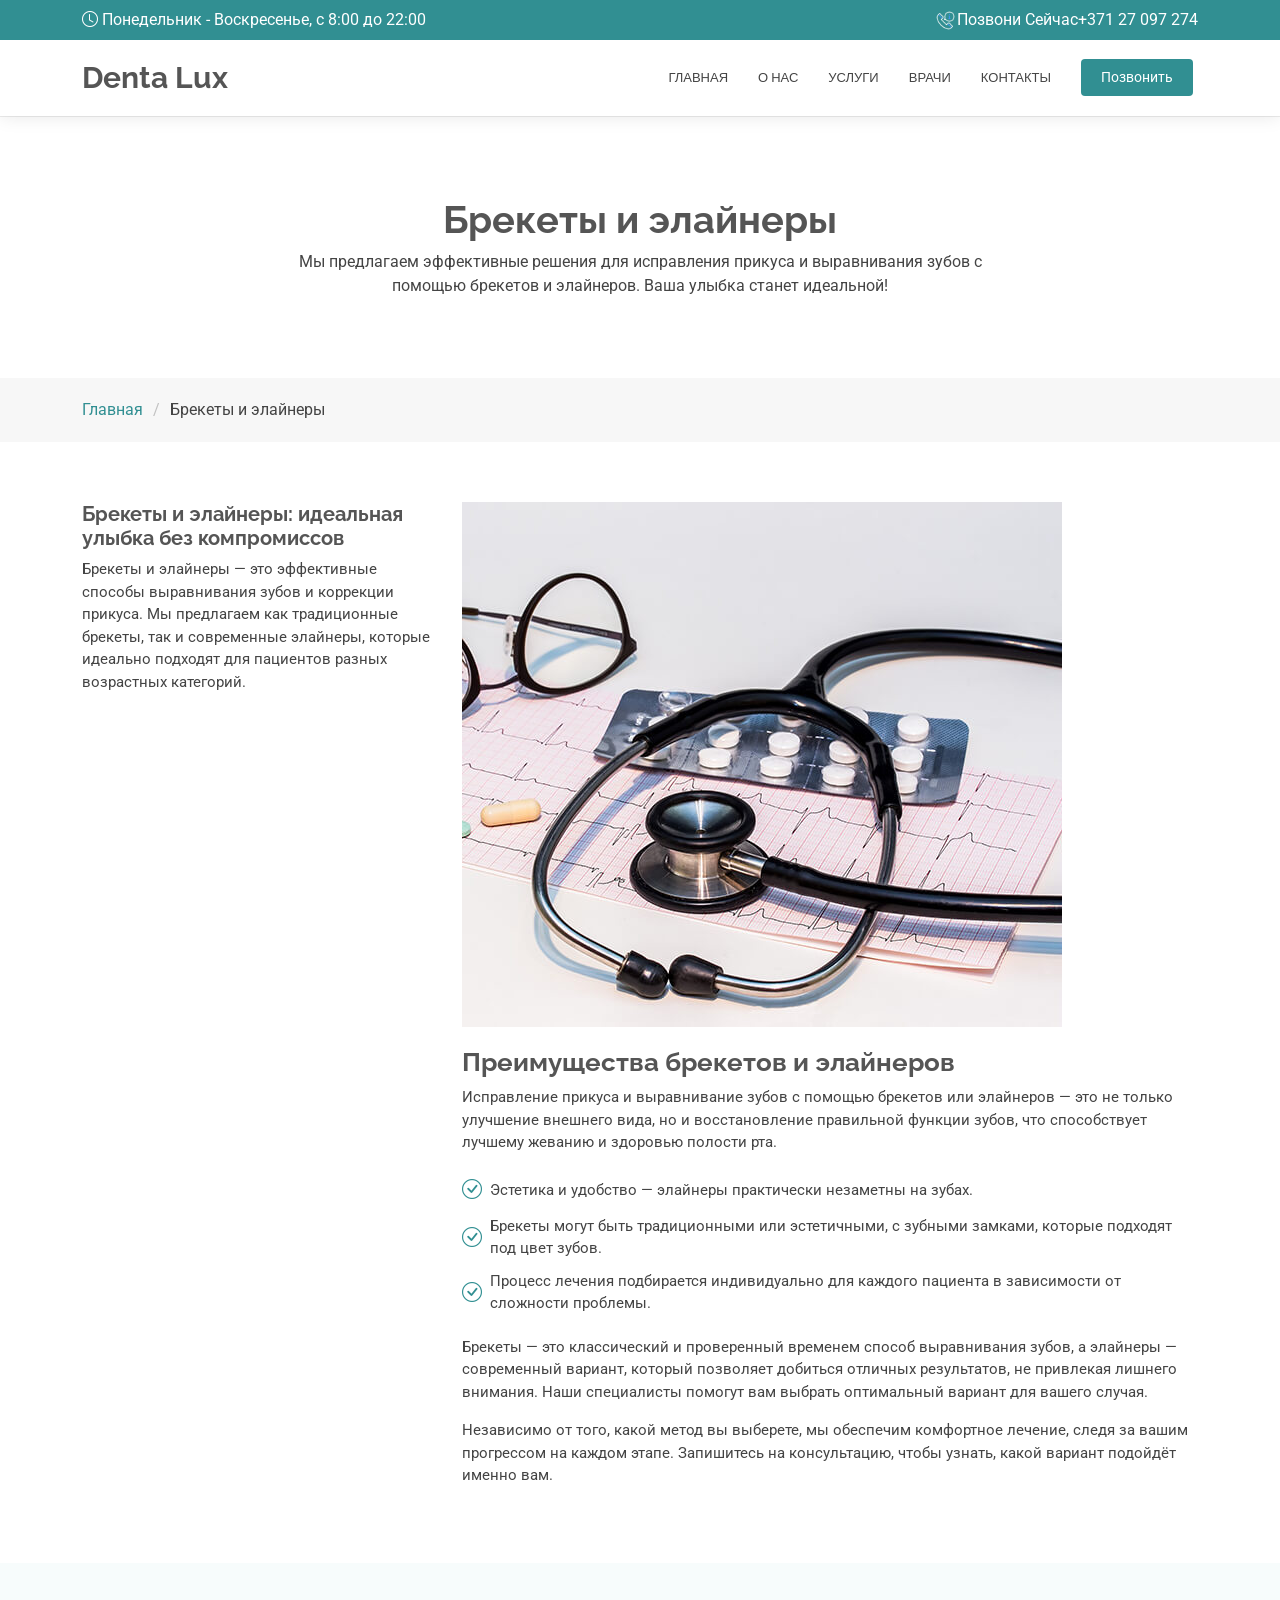
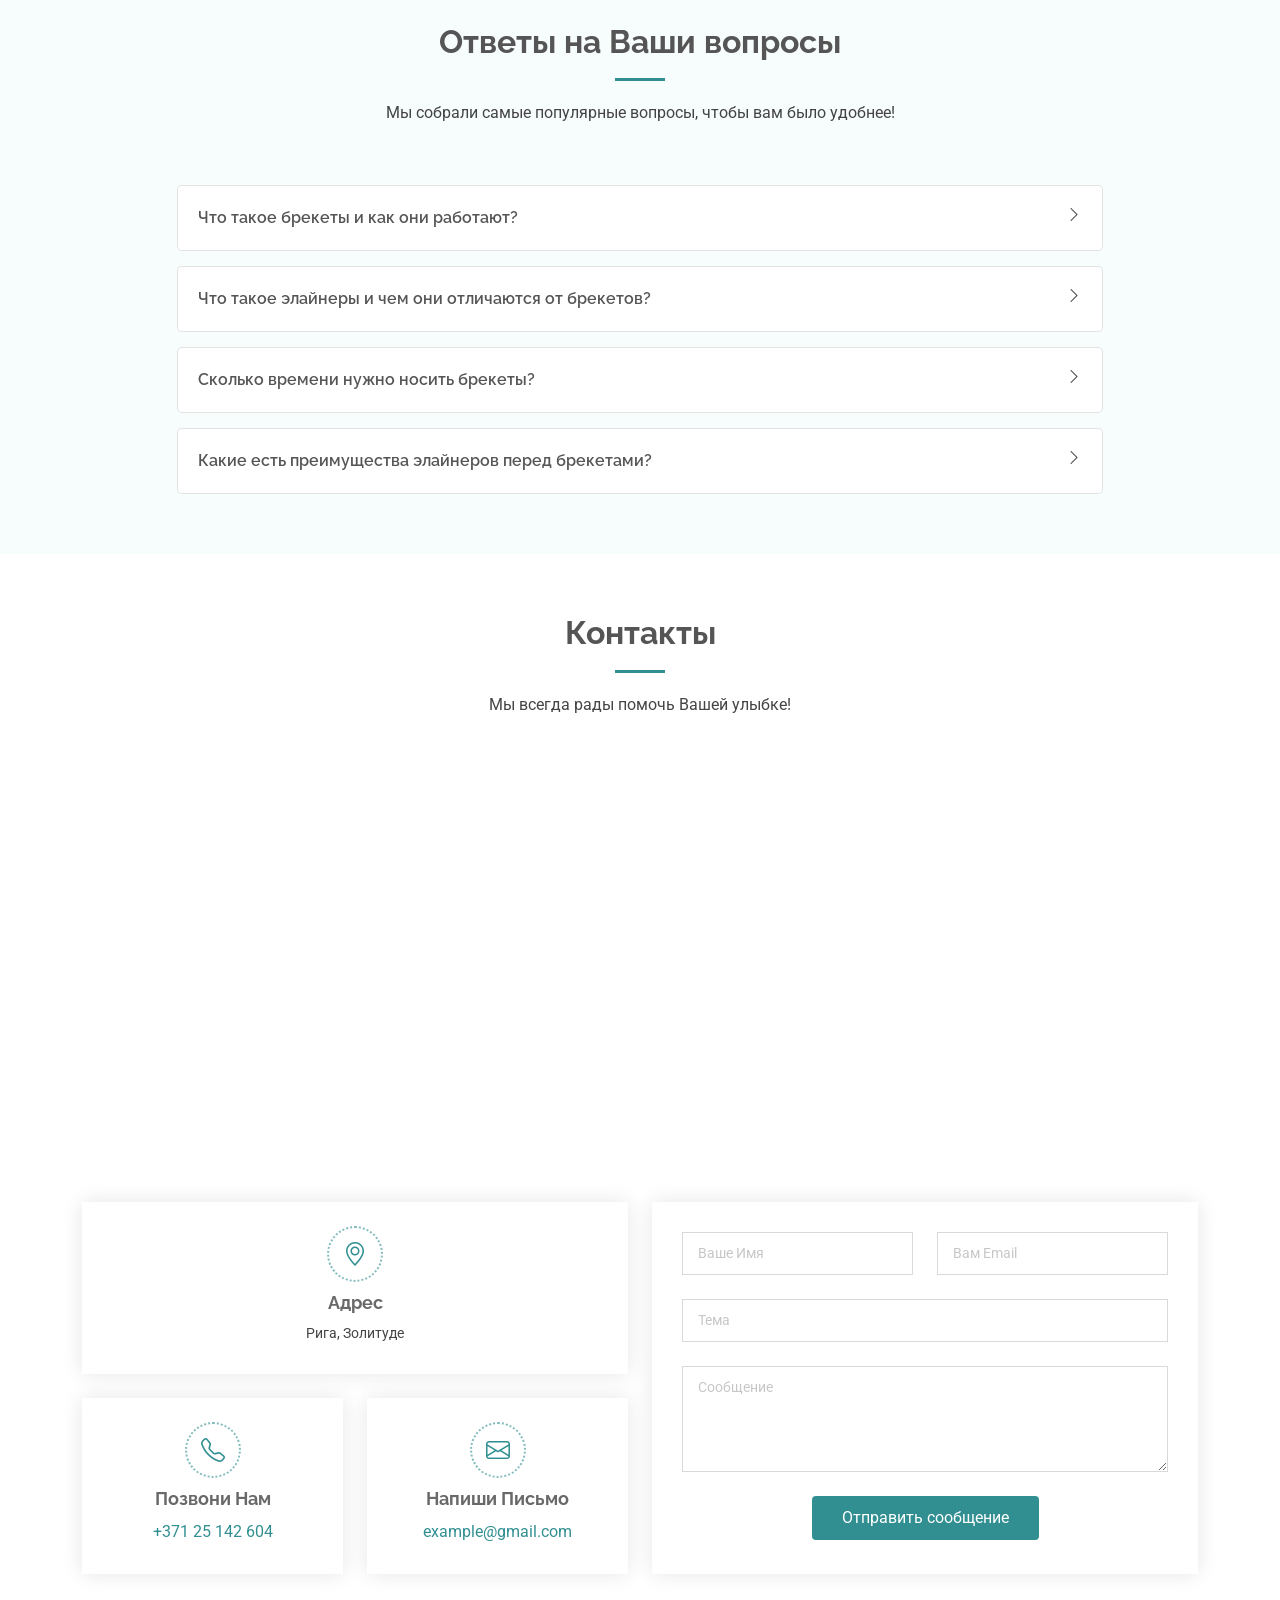
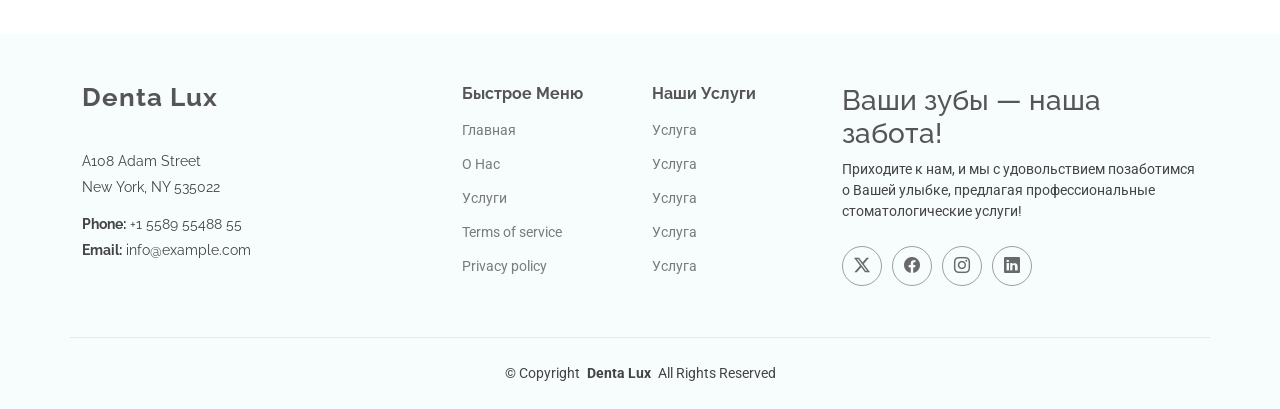
<file: braces_aligners.html>
<!DOCTYPE html>
<html lang="en">
  <head>
    <meta charset="utf-8" />
    <meta content="width=device-width, initial-scale=1.0" name="viewport" />
    <title>Брекеты и элайнеры - Denta Lux</title>
    <meta name="description" content="" />
    <meta name="keywords" content="" />

    <!-- Favicons -->
    <link href="assets/img/favicon.png" rel="icon" />
    <link href="assets/img/apple-touch-icon.png" rel="apple-touch-icon" />

    <!-- Fonts -->
    <link href="https://fonts.googleapis.com" rel="preconnect" />
    <link href="https://fonts.gstatic.com" rel="preconnect" crossorigin />
    <link
      href="https://fonts.googleapis.com/css2?family=Roboto:ital,wght@0,100;0,300;0,400;0,500;0,700;0,900;1,100;1,300;1,400;1,500;1,700;1,900&family=Poppins:ital,wght@0,100;0,200;0,300;0,400;0,500;0,600;0,700;0,800;0,900;1,100;1,200;1,300;1,400;1,500;1,600;1,700;1,800;1,900&family=Raleway:ital,wght@0,100;0,200;0,300;0,400;0,500;0,600;0,700;0,800;0,900;1,100;1,200;1,300;1,400;1,500;1,600;1,700;1,800;1,900&display=swap"
      rel="stylesheet"
    />

    <!-- Vendor CSS Files -->
    <link
      href="assets/vendor/bootstrap/css/bootstrap.min.css"
      rel="stylesheet"
    />
    <link
      href="assets/vendor/bootstrap-icons/bootstrap-icons.css"
      rel="stylesheet"
    />
    <link href="assets/vendor/aos/aos.css" rel="stylesheet" />
    <link
      href="assets/vendor/fontawesome-free/css/all.min.css"
      rel="stylesheet"
    />
    <link
      href="assets/vendor/glightbox/css/glightbox.min.css"
      rel="stylesheet"
    />
    <link href="assets/vendor/swiper/swiper-bundle.min.css" rel="stylesheet" />

    <!-- Main CSS File -->
    <link href="assets/css/main.css" rel="stylesheet" />

    </head>

  <body class="service-details-page">
    <header id="header" class="header sticky-top">
      <div class="topbar d-flex align-items-center">
        <div
          class="container d-flex justify-content-center justify-content-md-between"
        >
          <div class="d-none d-md-flex align-items-center">
            <i class="bi bi-clock me-1"></i> Понедельник - Воскресенье, с 8:00
            до 22:00
          </div>
          <div class="d-flex align-items-center">
            <img
              src="./assets/img/header-phone.gif"
              alt=""
              width="23px"
              height="23px"
            />
            Позвони Сейчас
            <a
              style="color: white; display: inline-block"
              href="tel:+37127097274"
            >
              +371 27 097 274</a
            >
          </div>
        </div>
      </div>
      <!-- End Top Bar -->

      <div class="branding d-flex align-items-center">
        <div
          class="container position-relative d-flex align-items-center justify-content-end"
        >
          <a href="index.html" class="logo d-flex align-items-center me-auto">
            <!-- <img src="assets/img/logo.png" alt="" /> -->
            <h1 class="sitename">Denta Lux</h1>
          </a>

          <nav id="navmenu" class="navmenu">
            <ul>
              <li><a href="index.html" class="active">Главная</a></li>
              <li><a href="#about">О Нас</a></li>
              <!-- <li class="dropdown">
                <span>Услуги</span>
                <i class="bi bi-chevron-down toggle-dropdown"></i>
                <ul>
                  <li><a href="#">Консультация</a></li>
                  <li class="dropdown">
                    <a href="#"
                      ><span>Гигиена</span>
                      <i class="bi bi-chevron-down toggle-dropdown"></i
                    ></a>
                    <ul>
                      <li><a href="#">Отбеливание Зубов</a></li>
                      <li><a href="#">Deep Dropdown 2</a></li>
                      <li><a href="#">Deep Dropdown 3</a></li>
                      <li><a href="#">Deep Dropdown 4</a></li>
                      <li><a href="#">Deep Dropdown 5</a></li>
                    </ul>
                  </li>
                  <li><a href="#">Удаление</a></li>
                  <li><a href="#">Пломба</a></li>
                  <li><a href="#">Выравнивание</a></li>
                </ul>
              </li> -->
              <li><a href="services.html">Услуги</a></li>
              <li><a href="#doctors">Врачи</a></li>
              <li><a href="#contact">Контакты</a></li>
            </ul>
            <i class="mobile-nav-toggle d-xl-none bi bi-list"></i>
          </nav>

          <a class="cta-btn light" href="index.html#appointment">Позвонить</a>
        </div>
      </div>
    </header>

    <main class="main">
      <!-- Page Title -->
      <div class="page-title">
        <div class="heading">
          <div class="container">
            <div class="row d-flex justify-content-center text-center">
              <div class="col-lg-8">
                <h1 class="heading-title">Брекеты и элайнеры</h1>
                <p class="mb-0">
                  Мы предлагаем эффективные решения для исправления прикуса и
                  выравнивания зубов с помощью брекетов и элайнеров. Ваша улыбка
                  станет идеальной!
                </p>
              </div>
            </div>
          </div>
        </div>
        <nav class="breadcrumbs">
          <div class="container">
            <ol>
              <li><a href="index.html">Главная</a></li>
              <li class="current">Брекеты и элайнеры</li>
            </ol>
          </div>
        </nav>
      </div>
      <!-- End Page Title -->

      <!-- Service Details Section -->
      <section id="service-details" class="service-details section">
        <div class="container">
          <div class="row gy-4">
            <div class="col-lg-4" data-aos="fade-up" data-aos-delay="25">
              <h4>Брекеты и элайнеры: идеальная улыбка без компромиссов</h4>
              <p>
                Брекеты и элайнеры — это эффективные способы выравнивания зубов
                и коррекции прикуса. Мы предлагаем как традиционные брекеты, так
                и современные элайнеры, которые идеально подходят для пациентов
                разных возрастных категорий.
              </p>
            </div>

            <div class="col-lg-8" data-aos="fade-up" data-aos-delay="25">
              <img
                src="assets/img/departments-1.jpg"
                alt="Брекеты и элайнеры"
                class="img-fluid services-img"
              />
              <h3>Преимущества брекетов и элайнеров</h3>
              <p>
                Исправление прикуса и выравнивание зубов с помощью брекетов или
                элайнеров — это не только улучшение внешнего вида, но и
                восстановление правильной функции зубов, что способствует
                лучшему жеванию и здоровью полости рта.
              </p>
              <ul>
                <li>
                  <i class="bi bi-check-circle"></i>
                  <span
                    >Эстетика и удобство — элайнеры практически незаметны на
                    зубах.</span
                  >
                </li>
                <li>
                  <i class="bi bi-check-circle"></i>
                  <span
                    >Брекеты могут быть традиционными или эстетичными, с зубными
                    замками, которые подходят под цвет зубов.</span
                  >
                </li>
                <li>
                  <i class="bi bi-check-circle"></i>
                  <span
                    >Процесс лечения подбирается индивидуально для каждого
                    пациента в зависимости от сложности проблемы.</span
                  >
                </li>
              </ul>
              <p>
                Брекеты — это классический и проверенный временем способ
                выравнивания зубов, а элайнеры — современный вариант, который
                позволяет добиться отличных результатов, не привлекая лишнего
                внимания. Наши специалисты помогут вам выбрать оптимальный
                вариант для вашего случая.
              </p>
              <p>
                Независимо от того, какой метод вы выберете, мы обеспечим
                комфортное лечение, следя за вашим прогрессом на каждом этапе.
                Запишитесь на консультацию, чтобы узнать, какой вариант подойдёт
                именно вам.
              </p>
            </div>
          </div>
        </div>
      </section>
      <!-- /Service Details Section -->

      <!-- Faq Section -->
      <section id="faq" class="faq section light-background">
        <!-- Section Title -->
        <div class="container section-title" data-aos="fade-up">
          <h2>Ответы на Ваши вопросы</h2>
          <p>Мы собрали самые популярные вопросы, чтобы вам было удобнее!</p>
        </div>
        <!-- End Section Title -->

        <div class="container">
          <div class="row justify-content-center">
            <div class="col-lg-10" data-aos="fade-up" data-aos-delay="25">
              <div class="faq-container">
                <div class="faq-item">
                  <h3>Что такое брекеты и как они работают?</h3>
                  <div class="faq-content">
                    <p>
                      Брекеты — это устройства, которые фиксируются на зубах и
                      позволяют с помощью постоянного давления корректировать их
                      положение. Брекеты могут быть металлическими,
                      керамическими или сапфировыми, в зависимости от ваших
                      предпочтений.
                    </p>
                  </div>
                  <i class="faq-toggle bi bi-chevron-right"></i>
                </div>
                <!-- End Faq item-->

                <div class="faq-item">
                  <h3>Что такое элайнеры и чем они отличаются от брекетов?</h3>
                  <div class="faq-content">
                    <p>
                      Элайнеры — это прозрачные съемные капы, которые
                      выравнивают зубы без использования металлических
                      конструкций. Они более эстетичны и удобны, так как их
                      почти не видно при ношении и они могут быть сняты при
                      необходимости.
                    </p>
                  </div>
                  <i class="faq-toggle bi bi-chevron-right"></i>
                </div>
                <!-- End Faq item-->

                <div class="faq-item">
                  <h3>Сколько времени нужно носить брекеты?</h3>
                  <div class="faq-content">
                    <p>
                      Время ношения брекетов зависит от сложности проблемы и
                      состояния зубов. Обычно лечение длится от 1 до 3 лет.
                      Регулярные визиты к ортодонту позволяют контролировать
                      процесс и корректировать лечение.
                    </p>
                  </div>
                  <i class="faq-toggle bi bi-chevron-right"></i>
                </div>
                <!-- End Faq item-->

                <div class="faq-item">
                  <h3>Какие есть преимущества элайнеров перед брекетами?</h3>
                  <div class="faq-content">
                    <p>
                      Элайнеры являются почти незаметными, их можно снять при
                      необходимости (например, перед едой или для чистки зубов).
                      Кроме того, они более комфортны в носке, так как не имеют
                      металлических частей и не натирают десны.
                    </p>
                  </div>
                  <i class="faq-toggle bi bi-chevron-right"></i>
                </div>
                <!-- End Faq item-->
              </div>
            </div>
            <!-- End Faq Column-->
          </div>
        </div>
      </section>
      <!-- /Faq Section -->

      <!-- Contact Section -->
      <section
        id="contact"
        class="contact section"
        data-aos="fade-up"
        data-aos-delay="25"
      >
        <!-- Section Title -->
        <div class="container section-title">
          <h2>Контакты</h2>
          <p>Мы всегда рады помочь Вашей улыбке!</p>
        </div>
        <!-- End Section Title -->

        <div class="mb-5">
          <iframe
            style="border: 0; width: 100%; height: 370px"
            src="https://www.google.com/maps/embed?pb=!1m14!1m12!1m3!1d1158.7775335431804!2d24.00296569439369!3d56.948389384120205!2m3!1f0!2f0!3f0!3m2!1i1024!2i768!4f13.1!5e0!3m2!1sen!2slv!4v1742445139054!5m2!1sen!2slv"
            frameborder="0"
            allowfullscreen=""
            loading="lazy"
            referrerpolicy="no-referrer-when-downgrade"
          ></iframe>
        </div>
        <!-- End Google Maps -->

        <div class="container">
          <div class="row gy-4">
            <div class="col-lg-6">
              <div class="row gy-4">
                <div class="col-lg-12">
                  <div
                    class="info-item d-flex flex-column justify-content-center align-items-center"
                  >
                    <i class="bi bi-geo-alt"></i>
                    <h3>Адрес</h3>
                    <p>Рига, Золитуде</p>
                  </div>
                </div>
                <!-- End Info Item -->

                <div class="col-md-6">
                  <div
                    class="info-item d-flex flex-column justify-content-center align-items-center"
                  >
                    <i class="bi bi-telephone"></i>
                    <h3>Позвони Нам</h3>
                    <a href="tel:+37125142604">+371 25 142 604</a>
                  </div>
                </div>
                <!-- End Info Item -->

                <div class="col-md-6">
                  <div
                    class="info-item d-flex flex-column justify-content-center align-items-center"
                  >
                    <i class="bi bi-envelope"></i>
                    <h3>Напиши Письмо</h3>
                    <a href="mailto:+37125142604">example@gmail.com</a>
                  </div>
                </div>
                <!-- End Info Item -->
              </div>
            </div>

            <div class="col-lg-6">
              <form
                action="forms/contact.php"
                method="post"
                class="php-email-form"
              >
                <div class="row gy-4">
                  <div class="col-md-6">
                    <input
                      type="text"
                      name="name"
                      class="form-control"
                      placeholder="Ваше Имя"
                      required=""
                    />
                  </div>

                  <div class="col-md-6">
                    <input
                      type="email"
                      class="form-control"
                      name="email"
                      placeholder="Вам Email"
                      required=""
                    />
                  </div>

                  <div class="col-md-12">
                    <input
                      type="text"
                      class="form-control"
                      name="subject"
                      placeholder="Тема"
                      required=""
                    />
                  </div>

                  <div class="col-md-12">
                    <textarea
                      class="form-control"
                      name="message"
                      rows="4"
                      placeholder="Сообщение"
                      required=""
                    ></textarea>
                  </div>

                  <div class="col-md-12 text-center">
                    <div class="loading">Загрузка</div>
                    <div class="error-message"></div>
                    <div class="sent-message">
                      Ваше сообщение отправлено. Спасибо!
                    </div>

                    <button type="submit" class="light">
                      Отправить сообщение
                    </button>
                  </div>
                </div>
              </form>
            </div>
            <!-- End Contact Form -->
          </div>
        </div>
      </section>
      <!-- /Contact Section -->
    </main>

    <footer id="footer" class="footer light-background">
      <div class="container footer-top">
        <div class="row gy-4">
          <div class="col-lg-4 col-md-6 footer-about">
            <a href="index.html" class="logo d-flex align-items-center">
              <span class="sitename">Denta Lux</span>
            </a>
            <div class="footer-contact pt-3">
              <p>A108 Adam Street</p>
              <p>New York, NY 535022</p>
              <p class="mt-3">
                <strong>Phone:</strong> <span>+1 5589 55488 55</span>
              </p>
              <p><strong>Email:</strong> <span>info@example.com</span></p>
            </div>
          </div>

          <div class="col-lg-2 col-md-3 footer-links">
            <h4>Быстрое Меню</h4>
            <ul>
              <li><a href="index.html">Главная</a></li>
              <li><a href="#about">О Нас</a></li>
              <li><a href="services.html">Услуги</a></li>
              <li><a href="#">Terms of service</a></li>
              <li><a href="#">Privacy policy</a></li>
            </ul>
          </div>

          <div class="col-lg-2 col-md-3 footer-links">
            <h4>Наши Услуги</h4>
            <ul>
              <li><a href="#">Услуга</a></li>
              <li><a href="#">Услуга</a></li>
              <li><a href="#">Услуга</a></li>
              <li><a href="#">Услуга</a></li>
              <li><a href="#">Услуга</a></li>
            </ul>
          </div>

          <div class="col-lg-4 col-md-6 footer-about">
            <h3>Ваши зубы — наша забота!</h3>
            Приходите к нам, и мы с удовольствием позаботимся о Вашей улыбке,
            предлагая профессиональные стоматологические услуги!
            <div class="social-links d-flex mt-4">
              <a href=""><i class="bi bi-twitter-x"></i></a>
              <a href=""><i class="bi bi-facebook"></i></a>
              <a href=""><i class="bi bi-instagram"></i></a>
              <a href=""><i class="bi bi-linkedin"></i></a>
            </div>
          </div>
        </div>
      </div>

      <div class="container copyright text-center mt-4">
        <p>
          © <span>Copyright</span>
          <strong class="px-1 sitename">Denta Lux</strong>
          <span>All Rights Reserved</span>
        </p>
      </div>
    </footer>


    <!-- Scroll Top -->
    <a
      href="#"
      id="scroll-top"
      class="scroll-top d-flex align-items-center justify-content-center"
      ><i class="bi bi-arrow-up-short"></i
    ></a>

    <!-- Preloader -->
    <div id="preloader"></div>

    <!-- Vendor JS Files -->
    <script src="assets/vendor/bootstrap/js/bootstrap.bundle.min.js"></script>
    <script src="assets/vendor/php-email-form/validate.js"></script>
    <script src="assets/vendor/aos/aos.js"></script>
    <script src="assets/vendor/glightbox/js/glightbox.min.js"></script>
    <script src="assets/vendor/purecounter/purecounter_vanilla.js"></script>
    <script src="assets/vendor/swiper/swiper-bundle.min.js"></script>

    <!-- Main JS File -->
    <script src="assets/js/main.js"></script>
  </body>
</html>
</file>
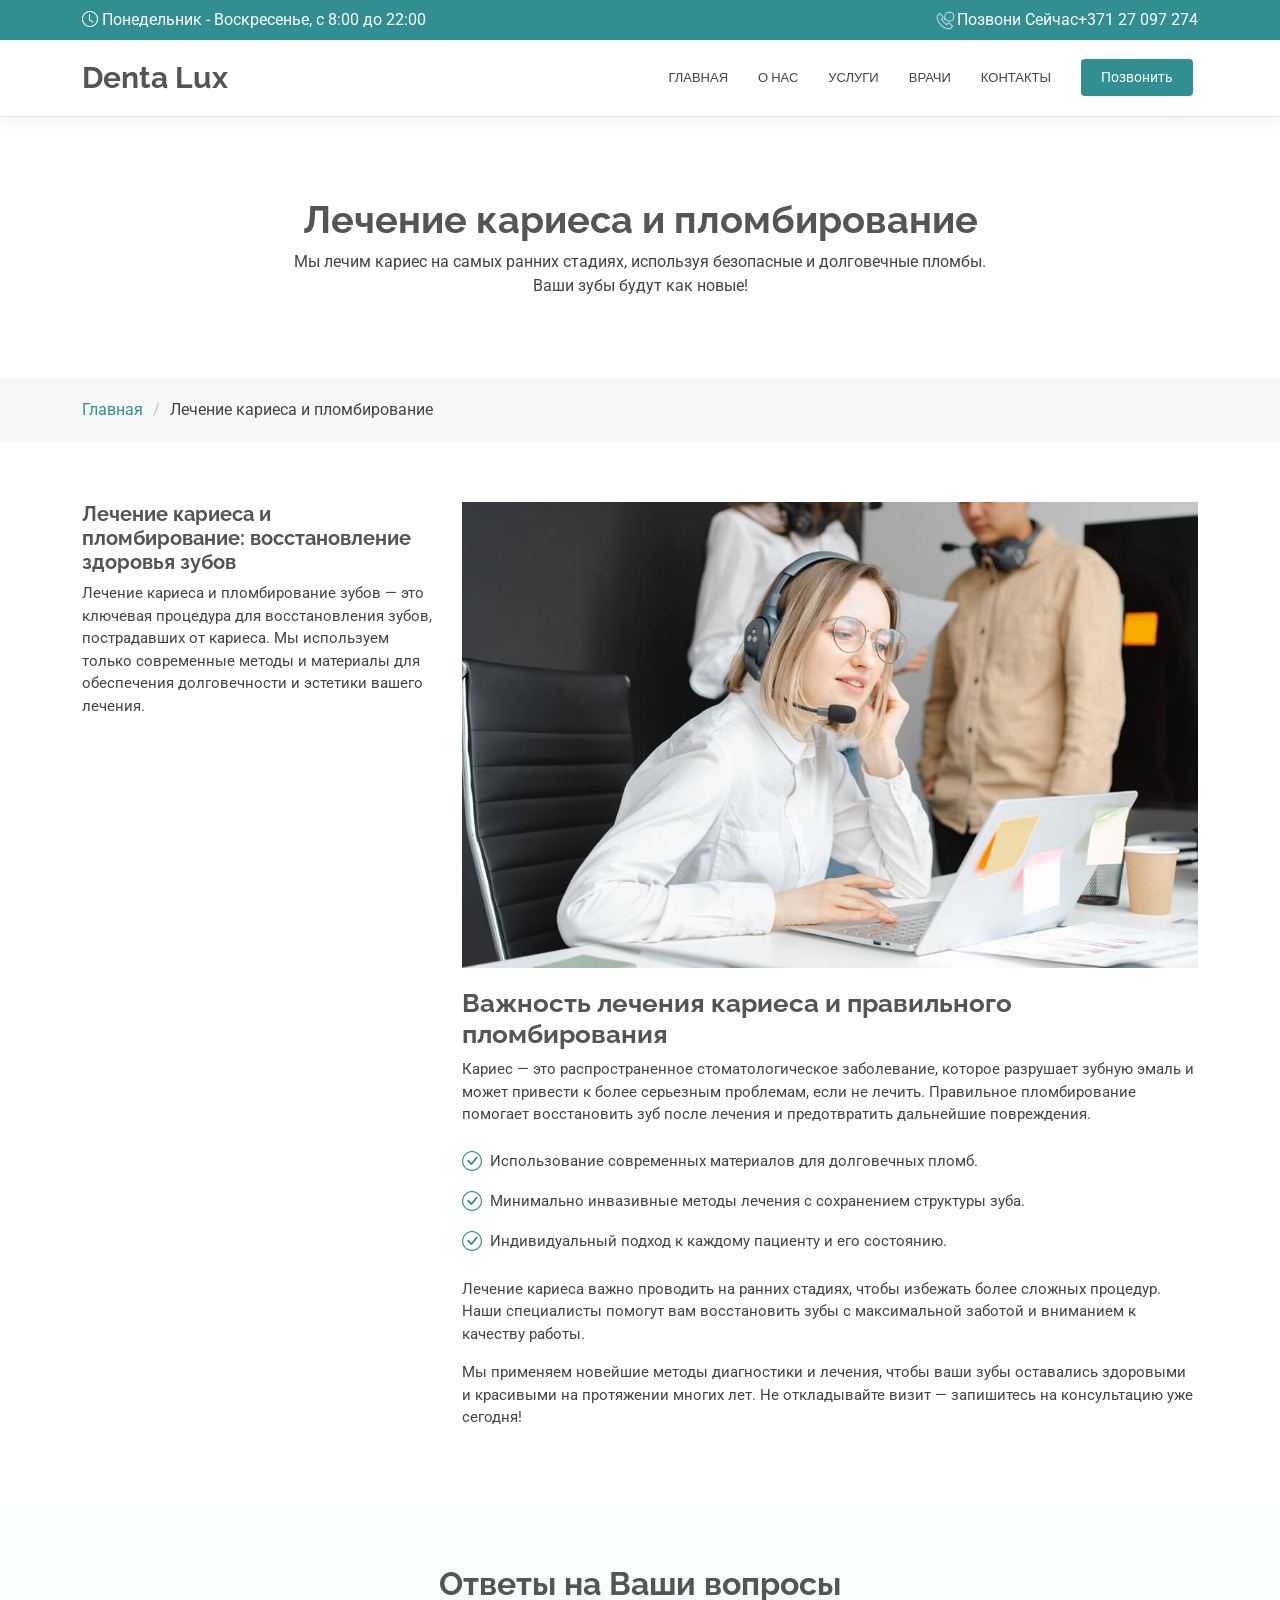
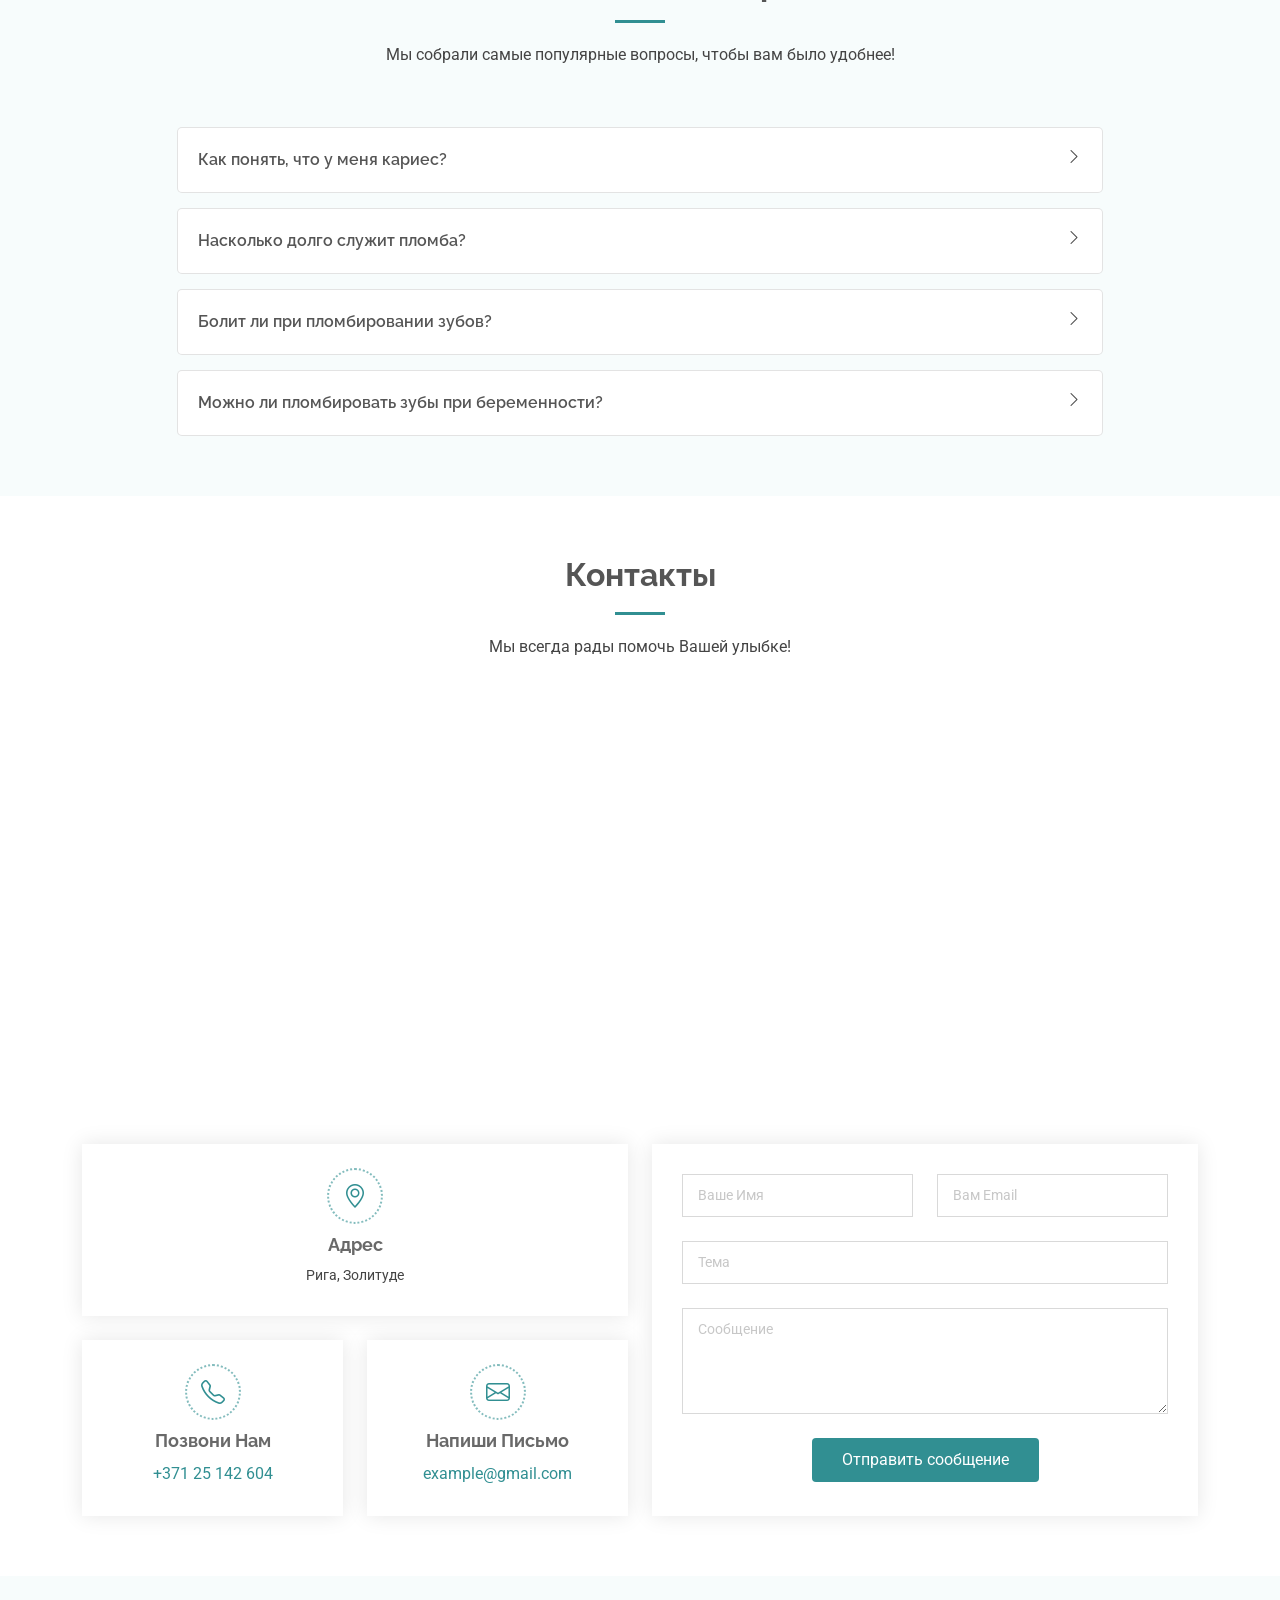
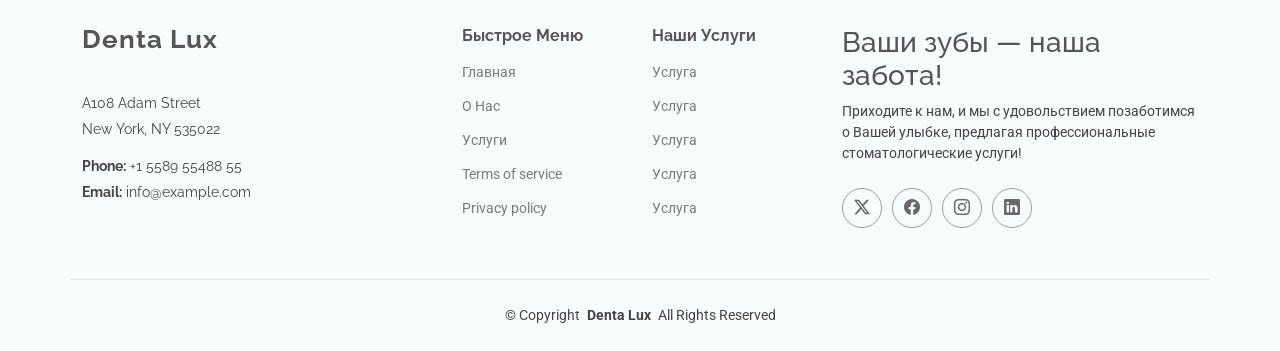
<file: caries_treatment.html>
<!DOCTYPE html>
<html lang="en">
  <head>
    <meta charset="utf-8" />
    <meta content="width=device-width, initial-scale=1.0" name="viewport" />
    <title>Лечение кариеса и пломбирование - Denta Lux</title>
    <meta name="description" content="" />
    <meta name="keywords" content="" />

    <!-- Favicons -->
    <link href="assets/img/favicon.png" rel="icon" />
    <link href="assets/img/apple-touch-icon.png" rel="apple-touch-icon" />

    <!-- Fonts -->
    <link href="https://fonts.googleapis.com" rel="preconnect" />
    <link href="https://fonts.gstatic.com" rel="preconnect" crossorigin />
    <link
      href="https://fonts.googleapis.com/css2?family=Roboto:ital,wght@0,100;0,300;0,400;0,500;0,700;0,900;1,100;1,300;1,400;1,500;1,700;1,900&family=Poppins:ital,wght@0,100;0,200;0,300;0,400;0,500;0,600;0,700;0,800;0,900;1,100;1,200;1,300;1,400;1,500;1,600;1,700;1,800;1,900&family=Raleway:ital,wght@0,100;0,200;0,300;0,400;0,500;0,600;0,700;0,800;0,900;1,100;1,200;1,300;1,400;1,500;1,600;1,700;1,800;1,900&display=swap"
      rel="stylesheet"
    />

    <!-- Vendor CSS Files -->
    <link
      href="assets/vendor/bootstrap/css/bootstrap.min.css"
      rel="stylesheet"
    />
    <link
      href="assets/vendor/bootstrap-icons/bootstrap-icons.css"
      rel="stylesheet"
    />
    <link href="assets/vendor/aos/aos.css" rel="stylesheet" />
    <link
      href="assets/vendor/fontawesome-free/css/all.min.css"
      rel="stylesheet"
    />
    <link
      href="assets/vendor/glightbox/css/glightbox.min.css"
      rel="stylesheet"
    />
    <link href="assets/vendor/swiper/swiper-bundle.min.css" rel="stylesheet" />

    <!-- Main CSS File -->
    <link href="assets/css/main.css" rel="stylesheet" />

    </head>

  <body class="service-details-page">
    <header id="header" class="header sticky-top">
      <div class="topbar d-flex align-items-center">
        <div
          class="container d-flex justify-content-center justify-content-md-between"
        >
          <div class="d-none d-md-flex align-items-center">
            <i class="bi bi-clock me-1"></i> Понедельник - Воскресенье, с 8:00
            до 22:00
          </div>
          <div class="d-flex align-items-center">
            <img
              src="./assets/img/header-phone.gif"
              alt=""
              width="23px"
              height="23px"
            />
            Позвони Сейчас
            <a
              style="color: white; display: inline-block"
              href="tel:+37127097274"
            >
              +371 27 097 274</a
            >
          </div>
        </div>
      </div>
      <!-- End Top Bar -->

      <div class="branding d-flex align-items-center">
        <div
          class="container position-relative d-flex align-items-center justify-content-end"
        >
          <a href="index.html" class="logo d-flex align-items-center me-auto">
            <!-- <img src="assets/img/logo.png" alt="" /> -->
            <h1 class="sitename">Denta Lux</h1>
          </a>

          <nav id="navmenu" class="navmenu">
            <ul>
              <li><a href="index.html" class="active">Главная</a></li>
              <li><a href="#about">О Нас</a></li>
              <!-- <li class="dropdown">
                <span>Услуги</span>
                <i class="bi bi-chevron-down toggle-dropdown"></i>
                <ul>
                  <li><a href="#">Консультация</a></li>
                  <li class="dropdown">
                    <a href="#"
                      ><span>Гигиена</span>
                      <i class="bi bi-chevron-down toggle-dropdown"></i
                    ></a>
                    <ul>
                      <li><a href="#">Отбеливание Зубов</a></li>
                      <li><a href="#">Deep Dropdown 2</a></li>
                      <li><a href="#">Deep Dropdown 3</a></li>
                      <li><a href="#">Deep Dropdown 4</a></li>
                      <li><a href="#">Deep Dropdown 5</a></li>
                    </ul>
                  </li>
                  <li><a href="#">Удаление</a></li>
                  <li><a href="#">Пломба</a></li>
                  <li><a href="#">Выравнивание</a></li>
                </ul>
              </li> -->
              <li><a href="services.html">Услуги</a></li>
              <li><a href="#doctors">Врачи</a></li>
              <li><a href="#contact">Контакты</a></li>
            </ul>
            <i class="mobile-nav-toggle d-xl-none bi bi-list"></i>
          </nav>

          <a class="cta-btn light" href="index.html#appointment">Позвонить</a>
        </div>
      </div>
    </header>

    <main class="main">
      <!-- Page Title -->
      <div class="page-title">
        <div class="heading">
          <div class="container">
            <div class="row d-flex justify-content-center text-center">
              <div class="col-lg-8">
                <h1 class="heading-title">Лечение кариеса и пломбирование</h1>
                <p class="mb-0">
                  Мы лечим кариес на самых ранних стадиях, используя безопасные
                  и долговечные пломбы. Ваши зубы будут как новые!
                </p>
              </div>
            </div>
          </div>
        </div>
        <nav class="breadcrumbs">
          <div class="container">
            <ol>
              <li><a href="index.html">Главная</a></li>
              <li class="current">Лечение кариеса и пломбирование</li>
            </ol>
          </div>
        </nav>
      </div>
      <!-- End Page Title -->

      <!-- Service Details Section -->
      <section id="service-details" class="service-details section">
        <div class="container">
          <div class="row gy-4">
            <div class="col-lg-4" data-aos="fade-up" data-aos-delay="25">
              <h4>
                Лечение кариеса и пломбирование: восстановление здоровья зубов
              </h4>
              <p>
                Лечение кариеса и пломбирование зубов — это ключевая процедура
                для восстановления зубов, пострадавших от кариеса. Мы используем
                только современные методы и материалы для обеспечения
                долговечности и эстетики вашего лечения.
              </p>
            </div>

            <div class="col-lg-8" data-aos="fade-up" data-aos-delay="25">
              <img
                src="assets/img/services.jpg"
                alt="Лечение кариеса и пломбирование"
                class="img-fluid services-img"
              />
              <h3>Важность лечения кариеса и правильного пломбирования</h3>
              <p>
                Кариес — это распространенное стоматологическое заболевание,
                которое разрушает зубную эмаль и может привести к более
                серьезным проблемам, если не лечить. Правильное пломбирование
                помогает восстановить зуб после лечения и предотвратить
                дальнейшие повреждения.
              </p>
              <ul>
                <li>
                  <i class="bi bi-check-circle"></i>
                  <span
                    >Использование современных материалов для долговечных
                    пломб.</span
                  >
                </li>
                <li>
                  <i class="bi bi-check-circle"></i>
                  <span
                    >Минимально инвазивные методы лечения с сохранением
                    структуры зуба.</span
                  >
                </li>
                <li>
                  <i class="bi bi-check-circle"></i>
                  <span
                    >Индивидуальный подход к каждому пациенту и его
                    состоянию.</span
                  >
                </li>
              </ul>
              <p>
                Лечение кариеса важно проводить на ранних стадиях, чтобы
                избежать более сложных процедур. Наши специалисты помогут вам
                восстановить зубы с максимальной заботой и вниманием к качеству
                работы.
              </p>
              <p>
                Мы применяем новейшие методы диагностики и лечения, чтобы ваши
                зубы оставались здоровыми и красивыми на протяжении многих лет.
                Не откладывайте визит — запишитесь на консультацию уже сегодня!
              </p>
            </div>
          </div>
        </div>
      </section>
      <!-- /Service Details Section -->

      <!-- Faq Section -->
      <section id="faq" class="faq section light-background">
        <!-- Section Title -->
        <div class="container section-title" data-aos="fade-up">
          <h2>Ответы на Ваши вопросы</h2>
          <p>Мы собрали самые популярные вопросы, чтобы вам было удобнее!</p>
        </div>
        <!-- End Section Title -->

        <div class="container">
          <div class="row justify-content-center">
            <div class="col-lg-10" data-aos="fade-up" data-aos-delay="25">
              <div class="faq-container">
                <div class="faq-item">
                  <h3>Как понять, что у меня кариес?</h3>
                  <div class="faq-content">
                    <p>
                      Ранний кариес может проявляться в виде небольших пятен на
                      эмали. Позже, возможно появление боли при питье горячего
                      или холодного. Чем раньше вы обратитесь к стоматологу, тем
                      проще будет лечение.
                    </p>
                  </div>
                  <i class="faq-toggle bi bi-chevron-right"></i>
                </div>
                <!-- End Faq item-->

                <div class="faq-item">
                  <h3>Насколько долго служит пломба?</h3>
                  <div class="faq-content">
                    <p>
                      Срок службы пломбы зависит от материала, но обычно она
                      служит от 5 до 10 лет. Современные пломбы обеспечивают
                      долговечность и естественный внешний вид.
                    </p>
                  </div>
                  <i class="faq-toggle bi bi-chevron-right"></i>
                </div>
                <!-- End Faq item-->

                <div class="faq-item">
                  <h3>Болит ли при пломбировании зубов?</h3>
                  <div class="faq-content">
                    <p>
                      Современные методы лечения кариеса и пломбирования
                      минимизируют болевые ощущения. Мы используем анестезию,
                      чтобы сделать процесс максимально комфортным для пациента.
                    </p>
                  </div>
                  <i class="faq-toggle bi bi-chevron-right"></i>
                </div>
                <!-- End Faq item-->

                <div class="faq-item">
                  <h3>Можно ли пломбировать зубы при беременности?</h3>
                  <div class="faq-content">
                    <p>
                      Пломбирование зубов возможно при беременности, но мы
                      рекомендуем консультироваться с врачом и учитывать все
                      особенности вашего состояния.
                    </p>
                  </div>
                  <i class="faq-toggle bi bi-chevron-right"></i>
                </div>
                <!-- End Faq item-->
              </div>
            </div>
            <!-- End Faq Column-->
          </div>
        </div>
      </section>
      <!-- /Faq Section -->

      <!-- Contact Section -->
      <section
        id="contact"
        class="contact section"
        data-aos="fade-up"
        data-aos-delay="25"
      >
        <!-- Section Title -->
        <div class="container section-title">
          <h2>Контакты</h2>
          <p>Мы всегда рады помочь Вашей улыбке!</p>
        </div>
        <!-- End Section Title -->

        <div class="mb-5">
          <iframe
            style="border: 0; width: 100%; height: 370px"
            src="https://www.google.com/maps/embed?pb=!1m14!1m12!1m3!1d1158.7775335431804!2d24.00296569439369!3d56.948389384120205!2m3!1f0!2f0!3f0!3m2!1i1024!2i768!4f13.1!5e0!3m2!1sen!2slv!4v1742445139054!5m2!1sen!2slv"
            frameborder="0"
            allowfullscreen=""
            loading="lazy"
            referrerpolicy="no-referrer-when-downgrade"
          ></iframe>
        </div>
        <!-- End Google Maps -->

        <div class="container">
          <div class="row gy-4">
            <div class="col-lg-6">
              <div class="row gy-4">
                <div class="col-lg-12">
                  <div
                    class="info-item d-flex flex-column justify-content-center align-items-center"
                  >
                    <i class="bi bi-geo-alt"></i>
                    <h3>Адрес</h3>
                    <p>Рига, Золитуде</p>
                  </div>
                </div>
                <!-- End Info Item -->

                <div class="col-md-6">
                  <div
                    class="info-item d-flex flex-column justify-content-center align-items-center"
                  >
                    <i class="bi bi-telephone"></i>
                    <h3>Позвони Нам</h3>
                    <a href="tel:+37125142604">+371 25 142 604</a>
                  </div>
                </div>
                <!-- End Info Item -->

                <div class="col-md-6">
                  <div
                    class="info-item d-flex flex-column justify-content-center align-items-center"
                  >
                    <i class="bi bi-envelope"></i>
                    <h3>Напиши Письмо</h3>
                    <a href="mailto:+37125142604">example@gmail.com</a>
                  </div>
                </div>
                <!-- End Info Item -->
              </div>
            </div>

            <div class="col-lg-6">
              <form
                action="forms/contact.php"
                method="post"
                class="php-email-form"
              >
                <div class="row gy-4">
                  <div class="col-md-6">
                    <input
                      type="text"
                      name="name"
                      class="form-control"
                      placeholder="Ваше Имя"
                      required=""
                    />
                  </div>

                  <div class="col-md-6">
                    <input
                      type="email"
                      class="form-control"
                      name="email"
                      placeholder="Вам Email"
                      required=""
                    />
                  </div>

                  <div class="col-md-12">
                    <input
                      type="text"
                      class="form-control"
                      name="subject"
                      placeholder="Тема"
                      required=""
                    />
                  </div>

                  <div class="col-md-12">
                    <textarea
                      class="form-control"
                      name="message"
                      rows="4"
                      placeholder="Сообщение"
                      required=""
                    ></textarea>
                  </div>

                  <div class="col-md-12 text-center">
                    <div class="loading">Загрузка</div>
                    <div class="error-message"></div>
                    <div class="sent-message">
                      Ваше сообщение отправлено. Спасибо!
                    </div>

                    <button type="submit" class="light">
                      Отправить сообщение
                    </button>
                  </div>
                </div>
              </form>
            </div>
            <!-- End Contact Form -->
          </div>
        </div>
      </section>
      <!-- /Contact Section -->
    </main>

    <footer id="footer" class="footer light-background">
      <div class="container footer-top">
        <div class="row gy-4">
          <div class="col-lg-4 col-md-6 footer-about">
            <a href="index.html" class="logo d-flex align-items-center">
              <span class="sitename">Denta Lux</span>
            </a>
            <div class="footer-contact pt-3">
              <p>A108 Adam Street</p>
              <p>New York, NY 535022</p>
              <p class="mt-3">
                <strong>Phone:</strong> <span>+1 5589 55488 55</span>
              </p>
              <p><strong>Email:</strong> <span>info@example.com</span></p>
            </div>
          </div>

          <div class="col-lg-2 col-md-3 footer-links">
            <h4>Быстрое Меню</h4>
            <ul>
              <li><a href="index.html">Главная</a></li>
              <li><a href="#about">О Нас</a></li>
              <li><a href="services.html">Услуги</a></li>
              <li><a href="#">Terms of service</a></li>
              <li><a href="#">Privacy policy</a></li>
            </ul>
          </div>

          <div class="col-lg-2 col-md-3 footer-links">
            <h4>Наши Услуги</h4>
            <ul>
              <li><a href="#">Услуга</a></li>
              <li><a href="#">Услуга</a></li>
              <li><a href="#">Услуга</a></li>
              <li><a href="#">Услуга</a></li>
              <li><a href="#">Услуга</a></li>
            </ul>
          </div>

          <div class="col-lg-4 col-md-6 footer-about">
            <h3>Ваши зубы — наша забота!</h3>
            Приходите к нам, и мы с удовольствием позаботимся о Вашей улыбке,
            предлагая профессиональные стоматологические услуги!
            <div class="social-links d-flex mt-4">
              <a href=""><i class="bi bi-twitter-x"></i></a>
              <a href=""><i class="bi bi-facebook"></i></a>
              <a href=""><i class="bi bi-instagram"></i></a>
              <a href=""><i class="bi bi-linkedin"></i></a>
            </div>
          </div>
        </div>
      </div>

      <div class="container copyright text-center mt-4">
        <p>
          © <span>Copyright</span>
          <strong class="px-1 sitename">Denta Lux</strong>
          <span>All Rights Reserved</span>
        </p>
      </div>
    </footer>


    <!-- Scroll Top -->
    <a
      href="#"
      id="scroll-top"
      class="scroll-top d-flex align-items-center justify-content-center"
      ><i class="bi bi-arrow-up-short"></i
    ></a>

    <!-- Preloader -->
    <div id="preloader"></div>

    <!-- Vendor JS Files -->
    <script src="assets/vendor/bootstrap/js/bootstrap.bundle.min.js"></script>
    <script src="assets/vendor/php-email-form/validate.js"></script>
    <script src="assets/vendor/aos/aos.js"></script>
    <script src="assets/vendor/glightbox/js/glightbox.min.js"></script>
    <script src="assets/vendor/purecounter/purecounter_vanilla.js"></script>
    <script src="assets/vendor/swiper/swiper-bundle.min.js"></script>

    <!-- Main JS File -->
    <script src="assets/js/main.js"></script>
  </body>
</html>
</file>
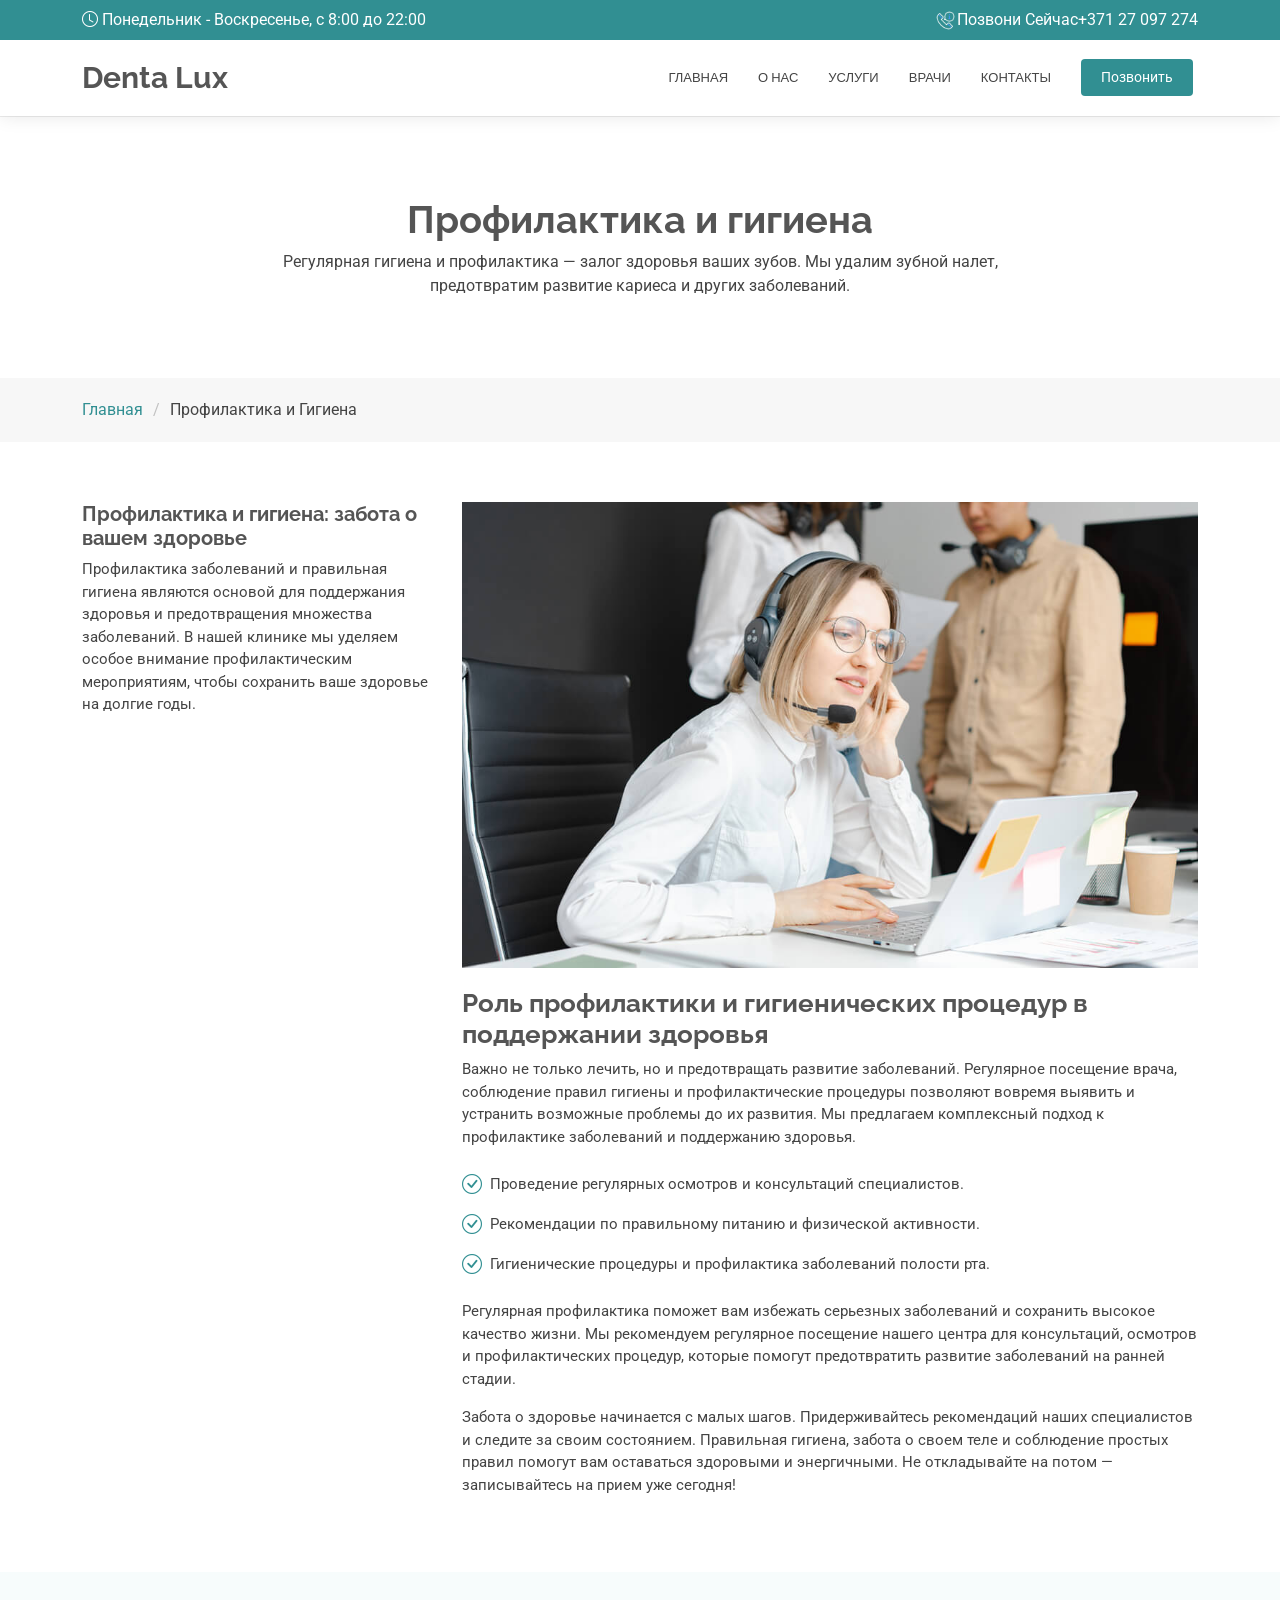
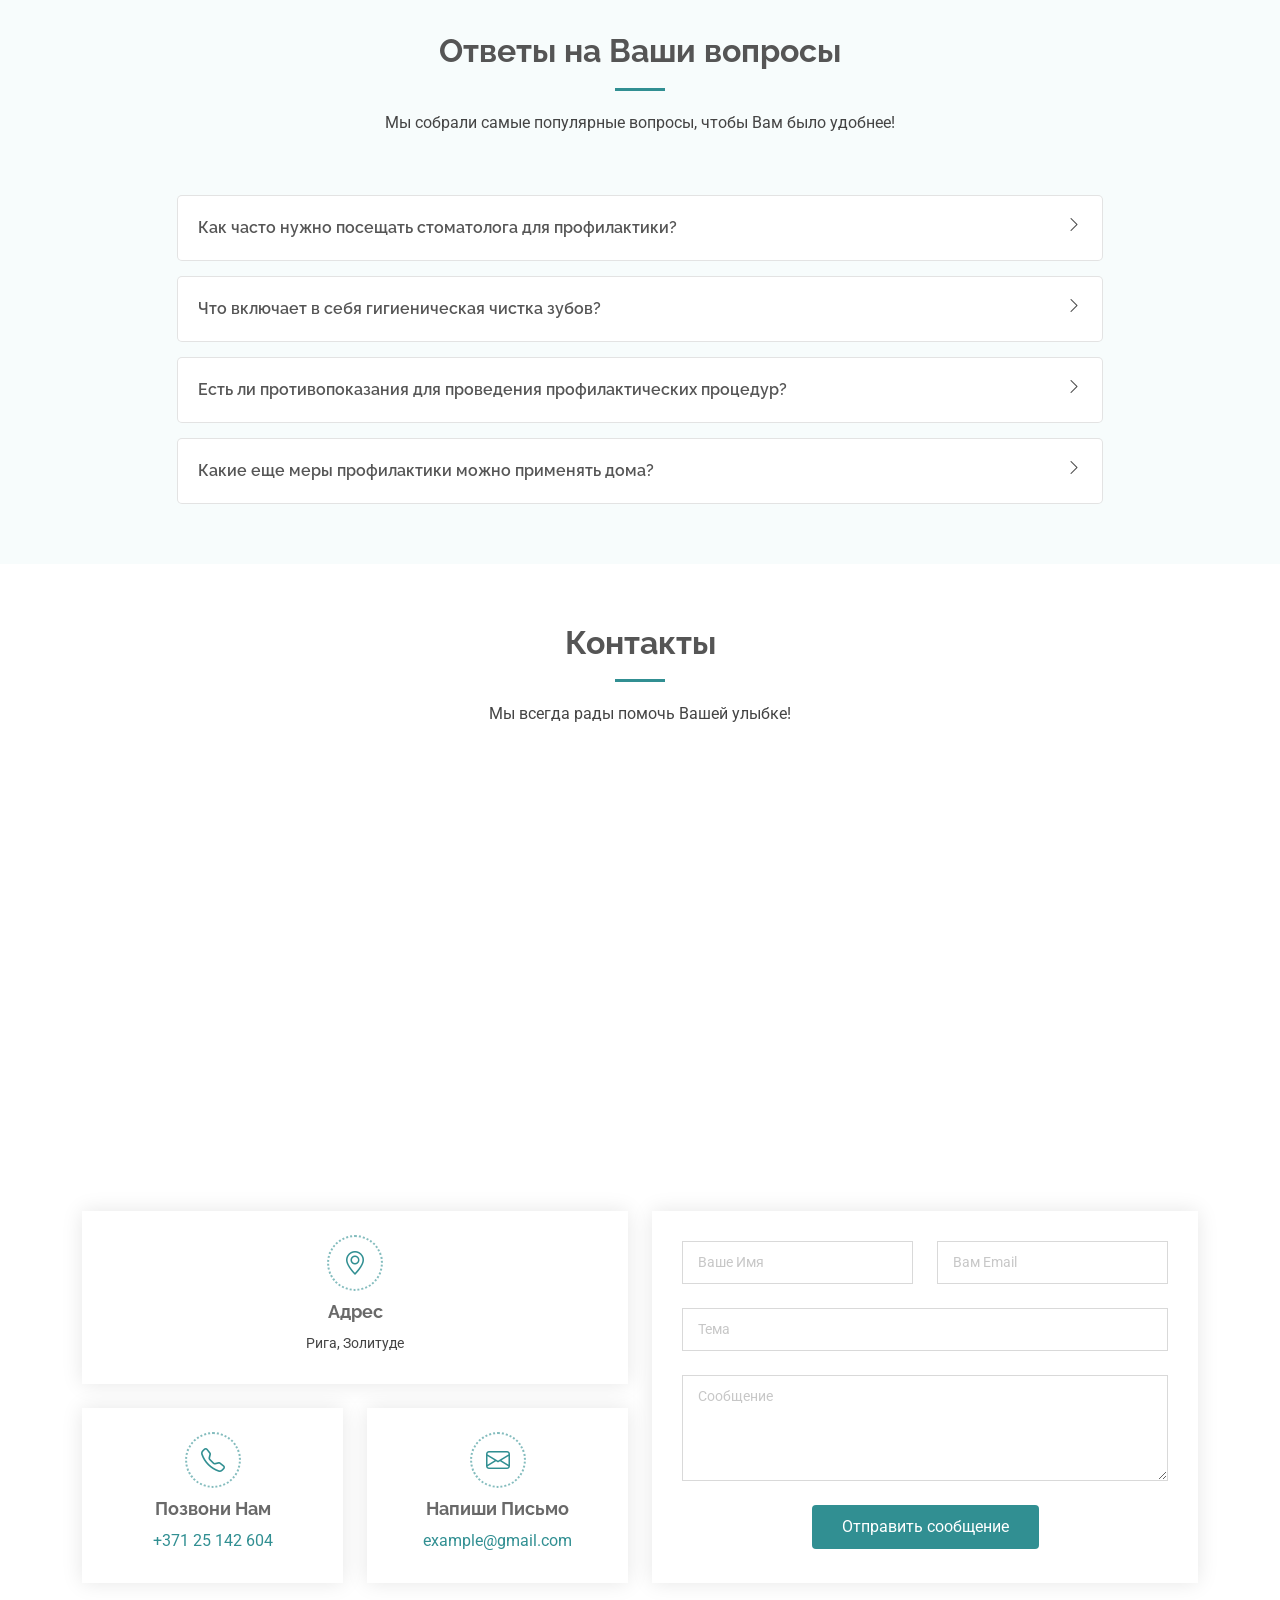
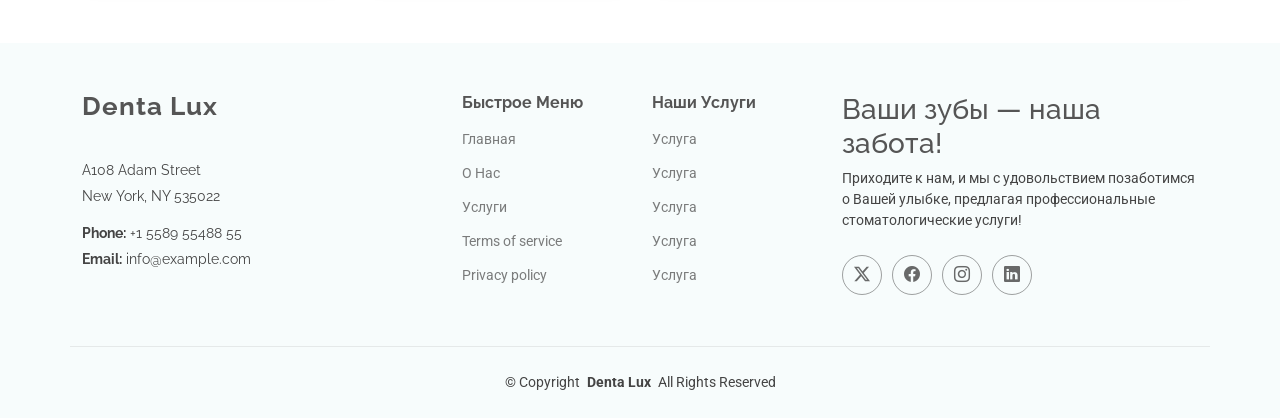
<file: prevention_hygiene.html>
<!DOCTYPE html>
<html lang="en">
  <head>
    <meta charset="utf-8" />
    <meta content="width=device-width, initial-scale=1.0" name="viewport" />
    <title>Профилактика и гигиена - Denta Lux</title>
    <meta name="description" content="" />
    <meta name="keywords" content="" />

    <!-- Favicons -->
    <link href="assets/img/favicon.png" rel="icon" />
    <link href="assets/img/apple-touch-icon.png" rel="apple-touch-icon" />

    <!-- Fonts -->
    <link href="https://fonts.googleapis.com" rel="preconnect" />
    <link href="https://fonts.gstatic.com" rel="preconnect" crossorigin />
    <link
      href="https://fonts.googleapis.com/css2?family=Roboto:ital,wght@0,100;0,300;0,400;0,500;0,700;0,900;1,100;1,300;1,400;1,500;1,700;1,900&family=Poppins:ital,wght@0,100;0,200;0,300;0,400;0,500;0,600;0,700;0,800;0,900;1,100;1,200;1,300;1,400;1,500;1,600;1,700;1,800;1,900&family=Raleway:ital,wght@0,100;0,200;0,300;0,400;0,500;0,600;0,700;0,800;0,900;1,100;1,200;1,300;1,400;1,500;1,600;1,700;1,800;1,900&display=swap"
      rel="stylesheet"
    />

    <!-- Vendor CSS Files -->
    <link
      href="assets/vendor/bootstrap/css/bootstrap.min.css"
      rel="stylesheet"
    />
    <link
      href="assets/vendor/bootstrap-icons/bootstrap-icons.css"
      rel="stylesheet"
    />
    <link href="assets/vendor/aos/aos.css" rel="stylesheet" />
    <link
      href="assets/vendor/fontawesome-free/css/all.min.css"
      rel="stylesheet"
    />
    <link
      href="assets/vendor/glightbox/css/glightbox.min.css"
      rel="stylesheet"
    />
    <link href="assets/vendor/swiper/swiper-bundle.min.css" rel="stylesheet" />

    <!-- Main CSS File -->
    <link href="assets/css/main.css" rel="stylesheet" />

    <!-- =======================================================
  * Template Name: Medicio
  * Template URL: https://bootstrapmade.com/medicio-free-bootstrap-theme/
  * Updated: Aug 07 2024 with Bootstrap v5.3.3
  * Author: BootstrapMade.com
  * License: https://bootstrapmade.com/license/
  ======================================================== -->
  </head>

  <body class="service-details-page">
    <header id="header" class="header sticky-top">
      <div class="topbar d-flex align-items-center">
        <div
          class="container d-flex justify-content-center justify-content-md-between"
        >
          <div class="d-none d-md-flex align-items-center">
            <i class="bi bi-clock me-1"></i> Понедельник - Воскресенье, с 8:00
            до 22:00
          </div>
          <div class="d-flex align-items-center">
            <img
              src="./assets/img/header-phone.gif"
              alt=""
              width="23px"
              height="23px"
            />
            Позвони Сейчас
            <a
              style="color: white; display: inline-block"
              href="tel:+37127097274"
            >
              +371 27 097 274</a
            >
          </div>
        </div>
      </div>
      <!-- End Top Bar -->

      <div class="branding d-flex align-items-center">
        <div
          class="container position-relative d-flex align-items-center justify-content-end"
        >
          <a href="index.html" class="logo d-flex align-items-center me-auto">
            <!-- <img src="assets/img/logo.png" alt="" /> -->
            <h1 class="sitename">Denta Lux</h1>
          </a>

          <nav id="navmenu" class="navmenu">
            <ul>
              <li><a href="index.html" class="active">Главная</a></li>
              <li><a href="#about">О Нас</a></li>
              <!-- <li class="dropdown">
                <span>Услуги</span>
                <i class="bi bi-chevron-down toggle-dropdown"></i>
                <ul>
                  <li><a href="#">Консультация</a></li>
                  <li class="dropdown">
                    <a href="#"
                      ><span>Гигиена</span>
                      <i class="bi bi-chevron-down toggle-dropdown"></i
                    ></a>
                    <ul>
                      <li><a href="#">Отбеливание Зубов</a></li>
                      <li><a href="#">Deep Dropdown 2</a></li>
                      <li><a href="#">Deep Dropdown 3</a></li>
                      <li><a href="#">Deep Dropdown 4</a></li>
                      <li><a href="#">Deep Dropdown 5</a></li>
                    </ul>
                  </li>
                  <li><a href="#">Удаление</a></li>
                  <li><a href="#">Пломба</a></li>
                  <li><a href="#">Выравнивание</a></li>
                </ul>
              </li> -->
              <li><a href="services.html">Услуги</a></li>
              <li><a href="#doctors">Врачи</a></li>
              <li><a href="#contact">Контакты</a></li>
            </ul>
            <i class="mobile-nav-toggle d-xl-none bi bi-list"></i>
          </nav>

          <a class="cta-btn light" href="index.html#appointment">Позвонить</a>
        </div>
      </div>
    </header>

    <main class="main">
      <!-- Page Title -->
      <div class="page-title">
        <div class="heading">
          <div class="container">
            <div class="row d-flex justify-content-center text-center">
              <div class="col-lg-8">
                <h1 class="heading-title">Профилактика и гигиена</h1>
                <p class="mb-0">
                  Регулярная гигиена и профилактика — залог здоровья ваших
                  зубов. Мы удалим зубной налет, предотвратим развитие кариеса и
                  других заболеваний.
                </p>
              </div>
            </div>
          </div>
        </div>
        <nav class="breadcrumbs">
          <div class="container">
            <ol>
              <li><a href="index.html">Главная</a></li>
              <li class="current">Профилактика и Гигиена</li>
            </ol>
          </div>
        </nav>
      </div>
      <!-- End Page Title -->

      <!-- Service Details Section -->
      <section id="service-details" class="service-details section">
        <div class="container">
          <div class="row gy-4">
            <div class="col-lg-4" data-aos="fade-up" data-aos-delay="25">
              <h4>Профилактика и гигиена: забота о вашем здоровье</h4>
              <p>
                Профилактика заболеваний и правильная гигиена являются основой
                для поддержания здоровья и предотвращения множества заболеваний.
                В нашей клинике мы уделяем особое внимание профилактическим
                мероприятиям, чтобы сохранить ваше здоровье на долгие годы.
              </p>
            </div>

            <div class="col-lg-8" data-aos="fade-up" data-aos-delay="25">
              <img
                src="assets/img/services.jpg"
                alt="Профилактика и гигиена"
                class="img-fluid services-img"
              />
              <h3>
                Роль профилактики и гигиенических процедур в поддержании
                здоровья
              </h3>
              <p>
                Важно не только лечить, но и предотвращать развитие заболеваний.
                Регулярное посещение врача, соблюдение правил гигиены и
                профилактические процедуры позволяют вовремя выявить и устранить
                возможные проблемы до их развития. Мы предлагаем комплексный
                подход к профилактике заболеваний и поддержанию здоровья.
              </p>
              <ul>
                <li>
                  <i class="bi bi-check-circle"></i>
                  <span
                    >Проведение регулярных осмотров и консультаций
                    специалистов.</span
                  >
                </li>
                <li>
                  <i class="bi bi-check-circle"></i>
                  <span
                    >Рекомендации по правильному питанию и физической
                    активности.</span
                  >
                </li>
                <li>
                  <i class="bi bi-check-circle"></i>
                  <span
                    >Гигиенические процедуры и профилактика заболеваний полости
                    рта.</span
                  >
                </li>
              </ul>
              <p>
                Регулярная профилактика поможет вам избежать серьезных
                заболеваний и сохранить высокое качество жизни. Мы рекомендуем
                регулярное посещение нашего центра для консультаций, осмотров и
                профилактических процедур, которые помогут предотвратить
                развитие заболеваний на ранней стадии.
              </p>
              <p>
                Забота о здоровье начинается с малых шагов. Придерживайтесь
                рекомендаций наших специалистов и следите за своим состоянием.
                Правильная гигиена, забота о своем теле и соблюдение простых
                правил помогут вам оставаться здоровыми и энергичными. Не
                откладывайте на потом — записывайтесь на прием уже сегодня!
              </p>
            </div>
          </div>
        </div>
      </section>
      <!-- /Service Details Section -->

      <!-- Faq Section -->
      <section id="faq" class="faq section light-background">
        <!-- Section Title -->
        <div class="container section-title" data-aos="fade-up">
          <h2>Ответы на Ваши вопросы</h2>
          <p>Мы собрали самые популярные вопросы, чтобы Вам было удобнее!</p>
        </div>
        <!-- End Section Title -->

        <div class="container">
          <div class="row justify-content-center">
            <div class="col-lg-10" data-aos="fade-up" data-aos-delay="25">
              <div class="faq-container">
                <div class="faq-item">
                  <h3>
                    Как часто нужно посещать стоматолога для профилактики?
                  </h3>
                  <div class="faq-content">
                    <p>
                      Рекомендуем посещать стоматолога не реже двух раз в год
                      для профилактического осмотра и гигиенической чистки
                      зубов.
                    </p>
                  </div>
                  <i class="faq-toggle bi bi-chevron-right"></i>
                </div>
                <!-- End Faq item-->

                <div class="faq-item">
                  <h3>Что включает в себя гигиеническая чистка зубов?</h3>
                  <div class="faq-content">
                    <p>
                      Гигиеническая чистка зубов включает в себя удаление
                      налета, камня и полировку зубов с использованием
                      безопасных и эффективных средств.
                    </p>
                  </div>
                  <i class="faq-toggle bi bi-chevron-right"></i>
                </div>
                <!-- End Faq item-->

                <div class="faq-item">
                  <h3>
                    Есть ли противопоказания для проведения профилактических
                    процедур?
                  </h3>
                  <div class="faq-content">
                    <p>
                      Профилактические процедуры, как правило, безопасны, однако
                      мы учитываем индивидуальные особенности каждого пациента.
                      Противопоказания могут быть, например, при острых
                      воспалениях или аллергических реакциях.
                    </p>
                  </div>
                  <i class="faq-toggle bi bi-chevron-right"></i>
                </div>
                <!-- End Faq item-->

                <div class="faq-item">
                  <h3>Какие еще меры профилактики можно применять дома?</h3>
                  <div class="faq-content">
                    <p>
                      Мы рекомендуем регулярное и правильное чистка зубов,
                      использование зубной нити и ополаскивателей для рта. Также
                      важно соблюдать правильное питание и избегать вредных
                      привычек.
                    </p>
                  </div>
                  <i class="faq-toggle bi bi-chevron-right"></i>
                </div>
                <!-- End Faq item-->
              </div>
            </div>
            <!-- End Faq Column-->
          </div>
        </div>
      </section>
      <!-- /Faq Section -->
      <!-- Contact Section -->
      <section
        id="contact"
        class="contact section"
        data-aos="fade-up"
        data-aos-delay="25"
      >
        <!-- Section Title -->
        <div class="container section-title">
          <h2>Контакты</h2>
          <p>Мы всегда рады помочь Вашей улыбке!</p>
        </div>
        <!-- End Section Title -->

        <div class="mb-5">
          <iframe
            style="border: 0; width: 100%; height: 370px"
            src="https://www.google.com/maps/embed?pb=!1m14!1m12!1m3!1d1158.7775335431804!2d24.00296569439369!3d56.948389384120205!2m3!1f0!2f0!3f0!3m2!1i1024!2i768!4f13.1!5e0!3m2!1sen!2slv!4v1742445139054!5m2!1sen!2slv"
            frameborder="0"
            allowfullscreen=""
            loading="lazy"
            referrerpolicy="no-referrer-when-downgrade"
          ></iframe>
        </div>
        <!-- End Google Maps -->

        <div class="container">
          <div class="row gy-4">
            <div class="col-lg-6">
              <div class="row gy-4">
                <div class="col-lg-12">
                  <div
                    class="info-item d-flex flex-column justify-content-center align-items-center"
                  >
                    <i class="bi bi-geo-alt"></i>
                    <h3>Адрес</h3>
                    <p>Рига, Золитуде</p>
                  </div>
                </div>
                <!-- End Info Item -->

                <div class="col-md-6">
                  <div
                    class="info-item d-flex flex-column justify-content-center align-items-center"
                  >
                    <i class="bi bi-telephone"></i>
                    <h3>Позвони Нам</h3>
                    <a href="tel:+37125142604">+371 25 142 604</a>
                  </div>
                </div>
                <!-- End Info Item -->

                <div class="col-md-6">
                  <div
                    class="info-item d-flex flex-column justify-content-center align-items-center"
                  >
                    <i class="bi bi-envelope"></i>
                    <h3>Напиши Письмо</h3>
                    <a href="mailto:+37125142604">example@gmail.com</a>
                  </div>
                </div>
                <!-- End Info Item -->
              </div>
            </div>

            <div class="col-lg-6">
              <form
                action="forms/contact.php"
                method="post"
                class="php-email-form"
              >
                <div class="row gy-4">
                  <div class="col-md-6">
                    <input
                      type="text"
                      name="name"
                      class="form-control"
                      placeholder="Ваше Имя"
                      required=""
                    />
                  </div>

                  <div class="col-md-6">
                    <input
                      type="email"
                      class="form-control"
                      name="email"
                      placeholder="Вам Email"
                      required=""
                    />
                  </div>

                  <div class="col-md-12">
                    <input
                      type="text"
                      class="form-control"
                      name="subject"
                      placeholder="Тема"
                      required=""
                    />
                  </div>

                  <div class="col-md-12">
                    <textarea
                      class="form-control"
                      name="message"
                      rows="4"
                      placeholder="Сообщение"
                      required=""
                    ></textarea>
                  </div>

                  <div class="col-md-12 text-center">
                    <div class="loading">Загрузка</div>
                    <div class="error-message"></div>
                    <div class="sent-message">
                      Ваше сообщение отправлено. Спасибо!
                    </div>

                    <button type="submit" class="light">
                      Отправить сообщение
                    </button>
                  </div>
                </div>
              </form>
            </div>
            <!-- End Contact Form -->
          </div>
        </div>
      </section>
      <!-- /Contact Section -->
    </main>

    <footer id="footer" class="footer light-background">
      <div class="container footer-top">
        <div class="row gy-4">
          <div class="col-lg-4 col-md-6 footer-about">
            <a href="index.html" class="logo d-flex align-items-center">
              <span class="sitename">Denta Lux</span>
            </a>
            <div class="footer-contact pt-3">
              <p>A108 Adam Street</p>
              <p>New York, NY 535022</p>
              <p class="mt-3">
                <strong>Phone:</strong> <span>+1 5589 55488 55</span>
              </p>
              <p><strong>Email:</strong> <span>info@example.com</span></p>
            </div>
          </div>

          <div class="col-lg-2 col-md-3 footer-links">
            <h4>Быстрое Меню</h4>
            <ul>
              <li><a href="index.html">Главная</a></li>
              <li><a href="#about">О Нас</a></li>
              <li><a href="services.html">Услуги</a></li>
              <li><a href="#">Terms of service</a></li>
              <li><a href="#">Privacy policy</a></li>
            </ul>
          </div>

          <div class="col-lg-2 col-md-3 footer-links">
            <h4>Наши Услуги</h4>
            <ul>
              <li><a href="#">Услуга</a></li>
              <li><a href="#">Услуга</a></li>
              <li><a href="#">Услуга</a></li>
              <li><a href="#">Услуга</a></li>
              <li><a href="#">Услуга</a></li>
            </ul>
          </div>

          <div class="col-lg-4 col-md-6 footer-about">
            <h3>Ваши зубы — наша забота!</h3>
            Приходите к нам, и мы с удовольствием позаботимся о Вашей улыбке,
            предлагая профессиональные стоматологические услуги!
            <div class="social-links d-flex mt-4">
              <a href=""><i class="bi bi-twitter-x"></i></a>
              <a href=""><i class="bi bi-facebook"></i></a>
              <a href=""><i class="bi bi-instagram"></i></a>
              <a href=""><i class="bi bi-linkedin"></i></a>
            </div>
          </div>
        </div>
      </div>

      <div class="container copyright text-center mt-4">
        <p>
          © <span>Copyright</span>
          <strong class="px-1 sitename">Denta Lux</strong>
          <span>All Rights Reserved</span>
        </p>
      </div>
    </footer>


    <!-- Scroll Top -->
    <a
      href="#"
      id="scroll-top"
      class="scroll-top d-flex align-items-center justify-content-center"
      ><i class="bi bi-arrow-up-short"></i
    ></a>

    <!-- Preloader -->
    <div id="preloader"></div>

    <!-- Vendor JS Files -->
    <script src="assets/vendor/bootstrap/js/bootstrap.bundle.min.js"></script>
    <script src="assets/vendor/php-email-form/validate.js"></script>
    <script src="assets/vendor/aos/aos.js"></script>
    <script src="assets/vendor/glightbox/js/glightbox.min.js"></script>
    <script src="assets/vendor/purecounter/purecounter_vanilla.js"></script>
    <script src="assets/vendor/swiper/swiper-bundle.min.js"></script>

    <!-- Main JS File -->
    <script src="assets/js/main.js"></script>
  </body>
</html>
</file>
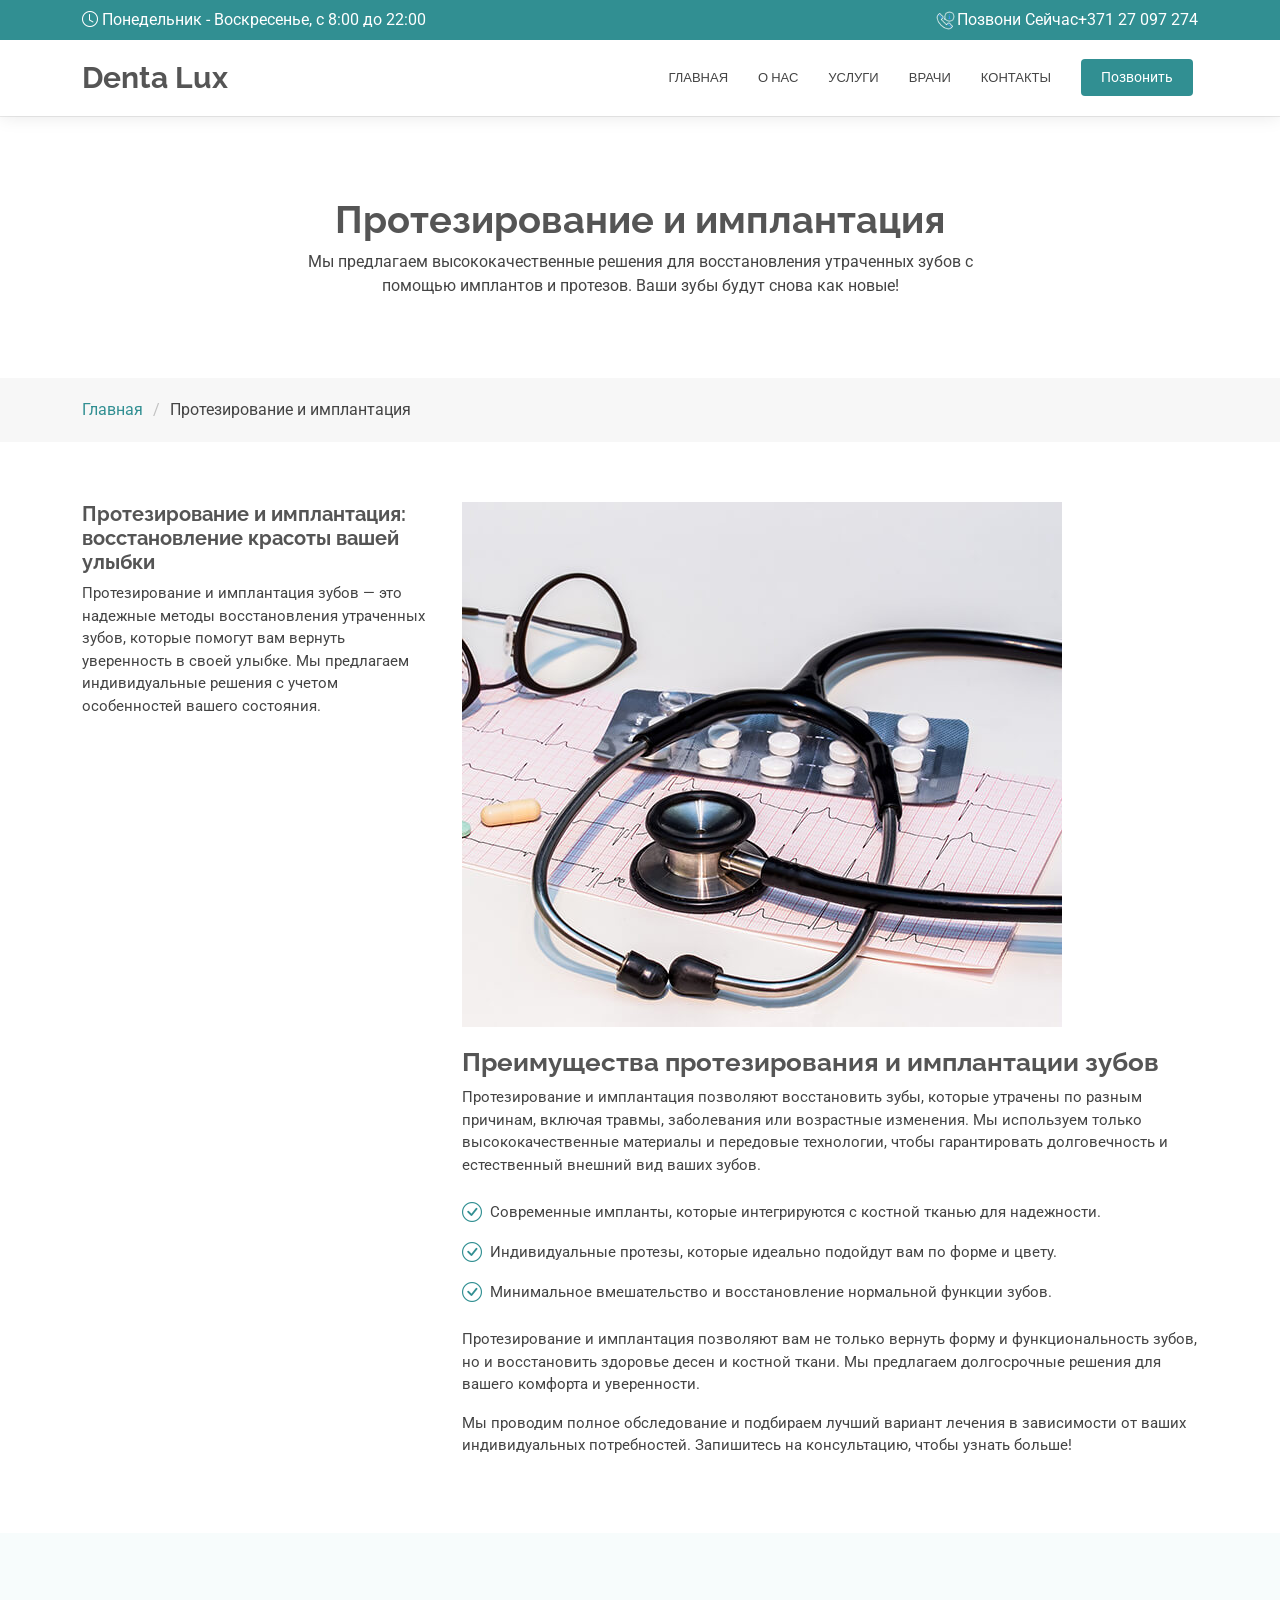
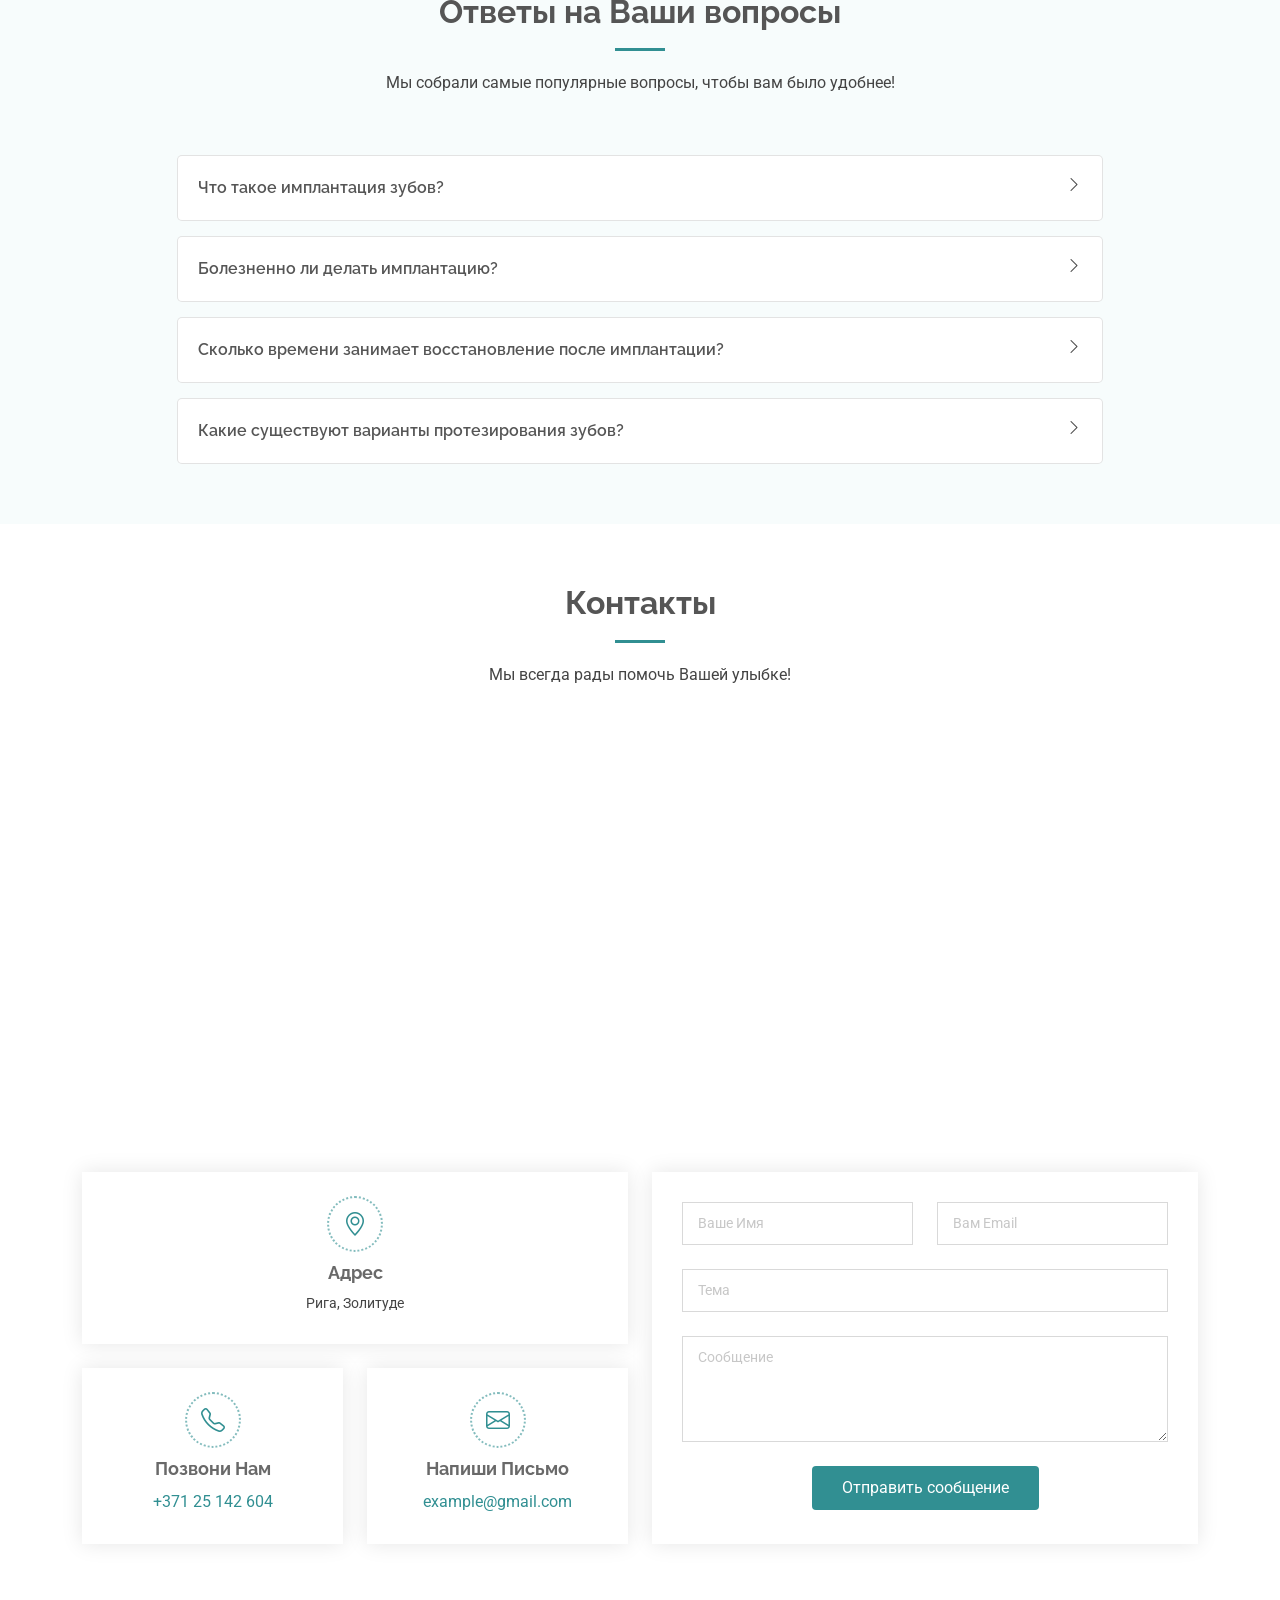
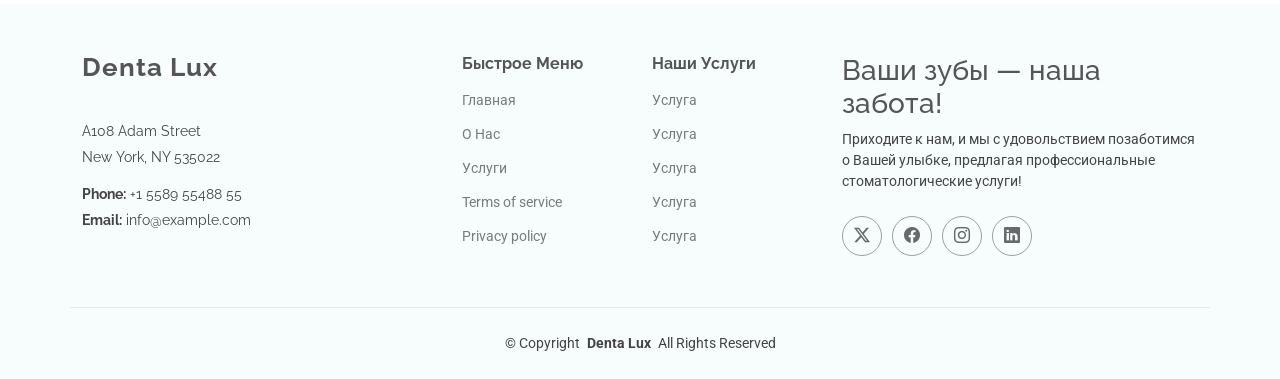
<file: prosthetics_implants.html>
<!DOCTYPE html>
<html lang="en">
  <head>
    <meta charset="utf-8" />
    <meta content="width=device-width, initial-scale=1.0" name="viewport" />
    <title>Протезирование и имплантация - Denta Lux</title>
    <meta name="description" content="" />
    <meta name="keywords" content="" />

    <!-- Favicons -->
    <link href="assets/img/favicon.png" rel="icon" />
    <link href="assets/img/apple-touch-icon.png" rel="apple-touch-icon" />

    <!-- Fonts -->
    <link href="https://fonts.googleapis.com" rel="preconnect" />
    <link href="https://fonts.gstatic.com" rel="preconnect" crossorigin />
    <link
      href="https://fonts.googleapis.com/css2?family=Roboto:ital,wght@0,100;0,300;0,400;0,500;0,700;0,900;1,100;1,300;1,400;1,500;1,700;1,900&family=Poppins:ital,wght@0,100;0,200;0,300;0,400;0,500;0,600;0,700;0,800;0,900;1,100;1,200;1,300;1,400;1,500;1,600;1,700;1,800;1,900&family=Raleway:ital,wght@0,100;0,200;0,300;0,400;0,500;0,600;0,700;0,800;0,900;1,100;1,200;1,300;1,400;1,500;1,600;1,700;1,800;1,900&display=swap"
      rel="stylesheet"
    />

    <!-- Vendor CSS Files -->
    <link
      href="assets/vendor/bootstrap/css/bootstrap.min.css"
      rel="stylesheet"
    />
    <link
      href="assets/vendor/bootstrap-icons/bootstrap-icons.css"
      rel="stylesheet"
    />
    <link href="assets/vendor/aos/aos.css" rel="stylesheet" />
    <link
      href="assets/vendor/fontawesome-free/css/all.min.css"
      rel="stylesheet"
    />
    <link
      href="assets/vendor/glightbox/css/glightbox.min.css"
      rel="stylesheet"
    />
    <link href="assets/vendor/swiper/swiper-bundle.min.css" rel="stylesheet" />

    <!-- Main CSS File -->
    <link href="assets/css/main.css" rel="stylesheet" />

    </head>

  <body class="service-details-page">
    <header id="header" class="header sticky-top">
      <div class="topbar d-flex align-items-center">
        <div
          class="container d-flex justify-content-center justify-content-md-between"
        >
          <div class="d-none d-md-flex align-items-center">
            <i class="bi bi-clock me-1"></i> Понедельник - Воскресенье, с 8:00
            до 22:00
          </div>
          <div class="d-flex align-items-center">
            <img
              src="./assets/img/header-phone.gif"
              alt=""
              width="23px"
              height="23px"
            />
            Позвони Сейчас
            <a
              style="color: white; display: inline-block"
              href="tel:+37127097274"
            >
              +371 27 097 274</a
            >
          </div>
        </div>
      </div>
      <!-- End Top Bar -->

      <div class="branding d-flex align-items-center">
        <div
          class="container position-relative d-flex align-items-center justify-content-end"
        >
          <a href="index.html" class="logo d-flex align-items-center me-auto">
            <!-- <img src="assets/img/logo.png" alt="" /> -->
            <h1 class="sitename">Denta Lux</h1>
          </a>

          <nav id="navmenu" class="navmenu">
            <ul>
              <li><a href="index.html" class="active">Главная</a></li>
              <li><a href="#about">О Нас</a></li>
              <!-- <li class="dropdown">
                <span>Услуги</span>
                <i class="bi bi-chevron-down toggle-dropdown"></i>
                <ul>
                  <li><a href="#">Консультация</a></li>
                  <li class="dropdown">
                    <a href="#"
                      ><span>Гигиена</span>
                      <i class="bi bi-chevron-down toggle-dropdown"></i
                    ></a>
                    <ul>
                      <li><a href="#">Отбеливание Зубов</a></li>
                      <li><a href="#">Deep Dropdown 2</a></li>
                      <li><a href="#">Deep Dropdown 3</a></li>
                      <li><a href="#">Deep Dropdown 4</a></li>
                      <li><a href="#">Deep Dropdown 5</a></li>
                    </ul>
                  </li>
                  <li><a href="#">Удаление</a></li>
                  <li><a href="#">Пломба</a></li>
                  <li><a href="#">Выравнивание</a></li>
                </ul>
              </li> -->
              <li><a href="services.html">Услуги</a></li>
              <li><a href="#doctors">Врачи</a></li>
              <li><a href="#contact">Контакты</a></li>
            </ul>
            <i class="mobile-nav-toggle d-xl-none bi bi-list"></i>
          </nav>

          <a class="cta-btn light" href="index.html#appointment">Позвонить</a>
        </div>
      </div>
    </header>

    <main class="main">
      <!-- Page Title -->
      <div class="page-title">
        <div class="heading">
          <div class="container">
            <div class="row d-flex justify-content-center text-center">
              <div class="col-lg-8">
                <h1 class="heading-title">Протезирование и имплантация</h1>
                <p class="mb-0">
                  Мы предлагаем высококачественные решения для восстановления
                  утраченных зубов с помощью имплантов и протезов. Ваши зубы
                  будут снова как новые!
                </p>
              </div>
            </div>
          </div>
        </div>
        <nav class="breadcrumbs">
          <div class="container">
            <ol>
              <li><a href="index.html">Главная</a></li>
              <li class="current">Протезирование и имплантация</li>
            </ol>
          </div>
        </nav>
      </div>
      <!-- End Page Title -->

      <!-- Service Details Section -->
      <section id="service-details" class="service-details section">
        <div class="container">
          <div class="row gy-4">
            <div class="col-lg-4" data-aos="fade-up" data-aos-delay="25">
              <h4>
                Протезирование и имплантация: восстановление красоты вашей
                улыбки
              </h4>
              <p>
                Протезирование и имплантация зубов — это надежные методы
                восстановления утраченных зубов, которые помогут вам вернуть
                уверенность в своей улыбке. Мы предлагаем индивидуальные решения
                с учетом особенностей вашего состояния.
              </p>
            </div>

            <div class="col-lg-8" data-aos="fade-up" data-aos-delay="25">
              <img
                src="assets/img/departments-1.jpg"
                alt="Протезирование и имплантация"
                class="img-fluid services-img"
              />
              <h3>Преимущества протезирования и имплантации зубов</h3>
              <p>
                Протезирование и имплантация позволяют восстановить зубы,
                которые утрачены по разным причинам, включая травмы, заболевания
                или возрастные изменения. Мы используем только
                высококачественные материалы и передовые технологии, чтобы
                гарантировать долговечность и естественный внешний вид ваших
                зубов.
              </p>
              <ul>
                <li>
                  <i class="bi bi-check-circle"></i>
                  <span
                    >Современные импланты, которые интегрируются с костной
                    тканью для надежности.</span
                  >
                </li>
                <li>
                  <i class="bi bi-check-circle"></i>
                  <span
                    >Индивидуальные протезы, которые идеально подойдут вам по
                    форме и цвету.</span
                  >
                </li>
                <li>
                  <i class="bi bi-check-circle"></i>
                  <span
                    >Минимальное вмешательство и восстановление нормальной
                    функции зубов.</span
                  >
                </li>
              </ul>
              <p>
                Протезирование и имплантация позволяют вам не только вернуть
                форму и функциональность зубов, но и восстановить здоровье десен
                и костной ткани. Мы предлагаем долгосрочные решения для вашего
                комфорта и уверенности.
              </p>
              <p>
                Мы проводим полное обследование и подбираем лучший вариант
                лечения в зависимости от ваших индивидуальных потребностей.
                Запишитесь на консультацию, чтобы узнать больше!
              </p>
            </div>
          </div>
        </div>
      </section>
      <!-- /Service Details Section -->

      <!-- Faq Section -->
      <section id="faq" class="faq section light-background">
        <!-- Section Title -->
        <div class="container section-title" data-aos="fade-up">
          <h2>Ответы на Ваши вопросы</h2>
          <p>Мы собрали самые популярные вопросы, чтобы вам было удобнее!</p>
        </div>
        <!-- End Section Title -->

        <div class="container">
          <div class="row justify-content-center">
            <div class="col-lg-10" data-aos="fade-up" data-aos-delay="25">
              <div class="faq-container">
                <div class="faq-item">
                  <h3>Что такое имплантация зубов?</h3>
                  <div class="faq-content">
                    <p>
                      Имплантация зубов — это хирургическая процедура, при
                      которой в челюсть вживляется титановый имплант, служащий
                      основой для искусственного зуба. Это надежный и
                      долговечный способ восстановления утраченных зубов.
                    </p>
                  </div>
                  <i class="faq-toggle bi bi-chevron-right"></i>
                </div>
                <!-- End Faq item-->

                <div class="faq-item">
                  <h3>Болезненно ли делать имплантацию?</h3>
                  <div class="faq-content">
                    <p>
                      Процесс имплантации проходит под местной анестезией, что
                      минимизирует болевые ощущения. После процедуры возможен
                      небольшой дискомфорт, который проходит через несколько
                      дней.
                    </p>
                  </div>
                  <i class="faq-toggle bi bi-chevron-right"></i>
                </div>
                <!-- End Faq item-->

                <div class="faq-item">
                  <h3>
                    Сколько времени занимает восстановление после имплантации?
                  </h3>
                  <div class="faq-content">
                    <p>
                      Восстановление после имплантации может занять от
                      нескольких недель до нескольких месяцев в зависимости от
                      сложности процедуры и индивидуальных особенностей
                      организма пациента.
                    </p>
                  </div>
                  <i class="faq-toggle bi bi-chevron-right"></i>
                </div>
                <!-- End Faq item-->

                <div class="faq-item">
                  <h3>Какие существуют варианты протезирования зубов?</h3>
                  <div class="faq-content">
                    <p>
                      Варианты протезирования включают съемные и несъемные
                      протезы. К несъемным относятся коронки, мосты и импланты.
                      Съемные протезы бывают полными или частичными в
                      зависимости от количества утраченных зубов.
                    </p>
                  </div>
                  <i class="faq-toggle bi bi-chevron-right"></i>
                </div>
                <!-- End Faq item-->
              </div>
            </div>
            <!-- End Faq Column-->
          </div>
        </div>
      </section>
      <!-- /Faq Section -->

      <!-- Contact Section -->
      <section
        id="contact"
        class="contact section"
        data-aos="fade-up"
        data-aos-delay="25"
      >
        <!-- Section Title -->
        <div class="container section-title">
          <h2>Контакты</h2>
          <p>Мы всегда рады помочь Вашей улыбке!</p>
        </div>
        <!-- End Section Title -->

        <div class="mb-5">
          <iframe
            style="border: 0; width: 100%; height: 370px"
            src="https://www.google.com/maps/embed?pb=!1m14!1m12!1m3!1d1158.7775335431804!2d24.00296569439369!3d56.948389384120205!2m3!1f0!2f0!3f0!3m2!1i1024!2i768!4f13.1!5e0!3m2!1sen!2slv!4v1742445139054!5m2!1sen!2slv"
            frameborder="0"
            allowfullscreen=""
            loading="lazy"
            referrerpolicy="no-referrer-when-downgrade"
          ></iframe>
        </div>
        <!-- End Google Maps -->

        <div class="container">
          <div class="row gy-4">
            <div class="col-lg-6">
              <div class="row gy-4">
                <div class="col-lg-12">
                  <div
                    class="info-item d-flex flex-column justify-content-center align-items-center"
                  >
                    <i class="bi bi-geo-alt"></i>
                    <h3>Адрес</h3>
                    <p>Рига, Золитуде</p>
                  </div>
                </div>
                <!-- End Info Item -->

                <div class="col-md-6">
                  <div
                    class="info-item d-flex flex-column justify-content-center align-items-center"
                  >
                    <i class="bi bi-telephone"></i>
                    <h3>Позвони Нам</h3>
                    <a href="tel:+37125142604">+371 25 142 604</a>
                  </div>
                </div>
                <!-- End Info Item -->

                <div class="col-md-6">
                  <div
                    class="info-item d-flex flex-column justify-content-center align-items-center"
                  >
                    <i class="bi bi-envelope"></i>
                    <h3>Напиши Письмо</h3>
                    <a href="mailto:+37125142604">example@gmail.com</a>
                  </div>
                </div>
                <!-- End Info Item -->
              </div>
            </div>

            <div class="col-lg-6">
              <form
                action="forms/contact.php"
                method="post"
                class="php-email-form"
              >
                <div class="row gy-4">
                  <div class="col-md-6">
                    <input
                      type="text"
                      name="name"
                      class="form-control"
                      placeholder="Ваше Имя"
                      required=""
                    />
                  </div>

                  <div class="col-md-6">
                    <input
                      type="email"
                      class="form-control"
                      name="email"
                      placeholder="Вам Email"
                      required=""
                    />
                  </div>

                  <div class="col-md-12">
                    <input
                      type="text"
                      class="form-control"
                      name="subject"
                      placeholder="Тема"
                      required=""
                    />
                  </div>

                  <div class="col-md-12">
                    <textarea
                      class="form-control"
                      name="message"
                      rows="4"
                      placeholder="Сообщение"
                      required=""
                    ></textarea>
                  </div>

                  <div class="col-md-12 text-center">
                    <div class="loading">Загрузка</div>
                    <div class="error-message"></div>
                    <div class="sent-message">
                      Ваше сообщение отправлено. Спасибо!
                    </div>

                    <button type="submit" class="light">
                      Отправить сообщение
                    </button>
                  </div>
                </div>
              </form>
            </div>
            <!-- End Contact Form -->
          </div>
        </div>
      </section>
      <!-- /Contact Section -->
    </main>

    <footer id="footer" class="footer light-background">
      <div class="container footer-top">
        <div class="row gy-4">
          <div class="col-lg-4 col-md-6 footer-about">
            <a href="index.html" class="logo d-flex align-items-center">
              <span class="sitename">Denta Lux</span>
            </a>
            <div class="footer-contact pt-3">
              <p>A108 Adam Street</p>
              <p>New York, NY 535022</p>
              <p class="mt-3">
                <strong>Phone:</strong> <span>+1 5589 55488 55</span>
              </p>
              <p><strong>Email:</strong> <span>info@example.com</span></p>
            </div>
          </div>

          <div class="col-lg-2 col-md-3 footer-links">
            <h4>Быстрое Меню</h4>
            <ul>
              <li><a href="index.html">Главная</a></li>
              <li><a href="#about">О Нас</a></li>
              <li><a href="services.html">Услуги</a></li>
              <li><a href="#">Terms of service</a></li>
              <li><a href="#">Privacy policy</a></li>
            </ul>
          </div>

          <div class="col-lg-2 col-md-3 footer-links">
            <h4>Наши Услуги</h4>
            <ul>
              <li><a href="#">Услуга</a></li>
              <li><a href="#">Услуга</a></li>
              <li><a href="#">Услуга</a></li>
              <li><a href="#">Услуга</a></li>
              <li><a href="#">Услуга</a></li>
            </ul>
          </div>

          <div class="col-lg-4 col-md-6 footer-about">
            <h3>Ваши зубы — наша забота!</h3>
            Приходите к нам, и мы с удовольствием позаботимся о Вашей улыбке,
            предлагая профессиональные стоматологические услуги!
            <div class="social-links d-flex mt-4">
              <a href=""><i class="bi bi-twitter-x"></i></a>
              <a href=""><i class="bi bi-facebook"></i></a>
              <a href=""><i class="bi bi-instagram"></i></a>
              <a href=""><i class="bi bi-linkedin"></i></a>
            </div>
          </div>
        </div>
      </div>

      <div class="container copyright text-center mt-4">
        <p>
          © <span>Copyright</span>
          <strong class="px-1 sitename">Denta Lux</strong>
          <span>All Rights Reserved</span>
        </p>
      </div>
    </footer>


    <!-- Scroll Top -->
    <a
      href="#"
      id="scroll-top"
      class="scroll-top d-flex align-items-center justify-content-center"
      ><i class="bi bi-arrow-up-short"></i
    ></a>

    <!-- Preloader -->
    <div id="preloader"></div>

    <!-- Vendor JS Files -->
    <script src="assets/vendor/bootstrap/js/bootstrap.bundle.min.js"></script>
    <script src="assets/vendor/php-email-form/validate.js"></script>
    <script src="assets/vendor/aos/aos.js"></script>
    <script src="assets/vendor/glightbox/js/glightbox.min.js"></script>
    <script src="assets/vendor/purecounter/purecounter_vanilla.js"></script>
    <script src="assets/vendor/swiper/swiper-bundle.min.js"></script>

    <!-- Main JS File -->
    <script src="assets/js/main.js"></script>
  </body>
</html>
</file>
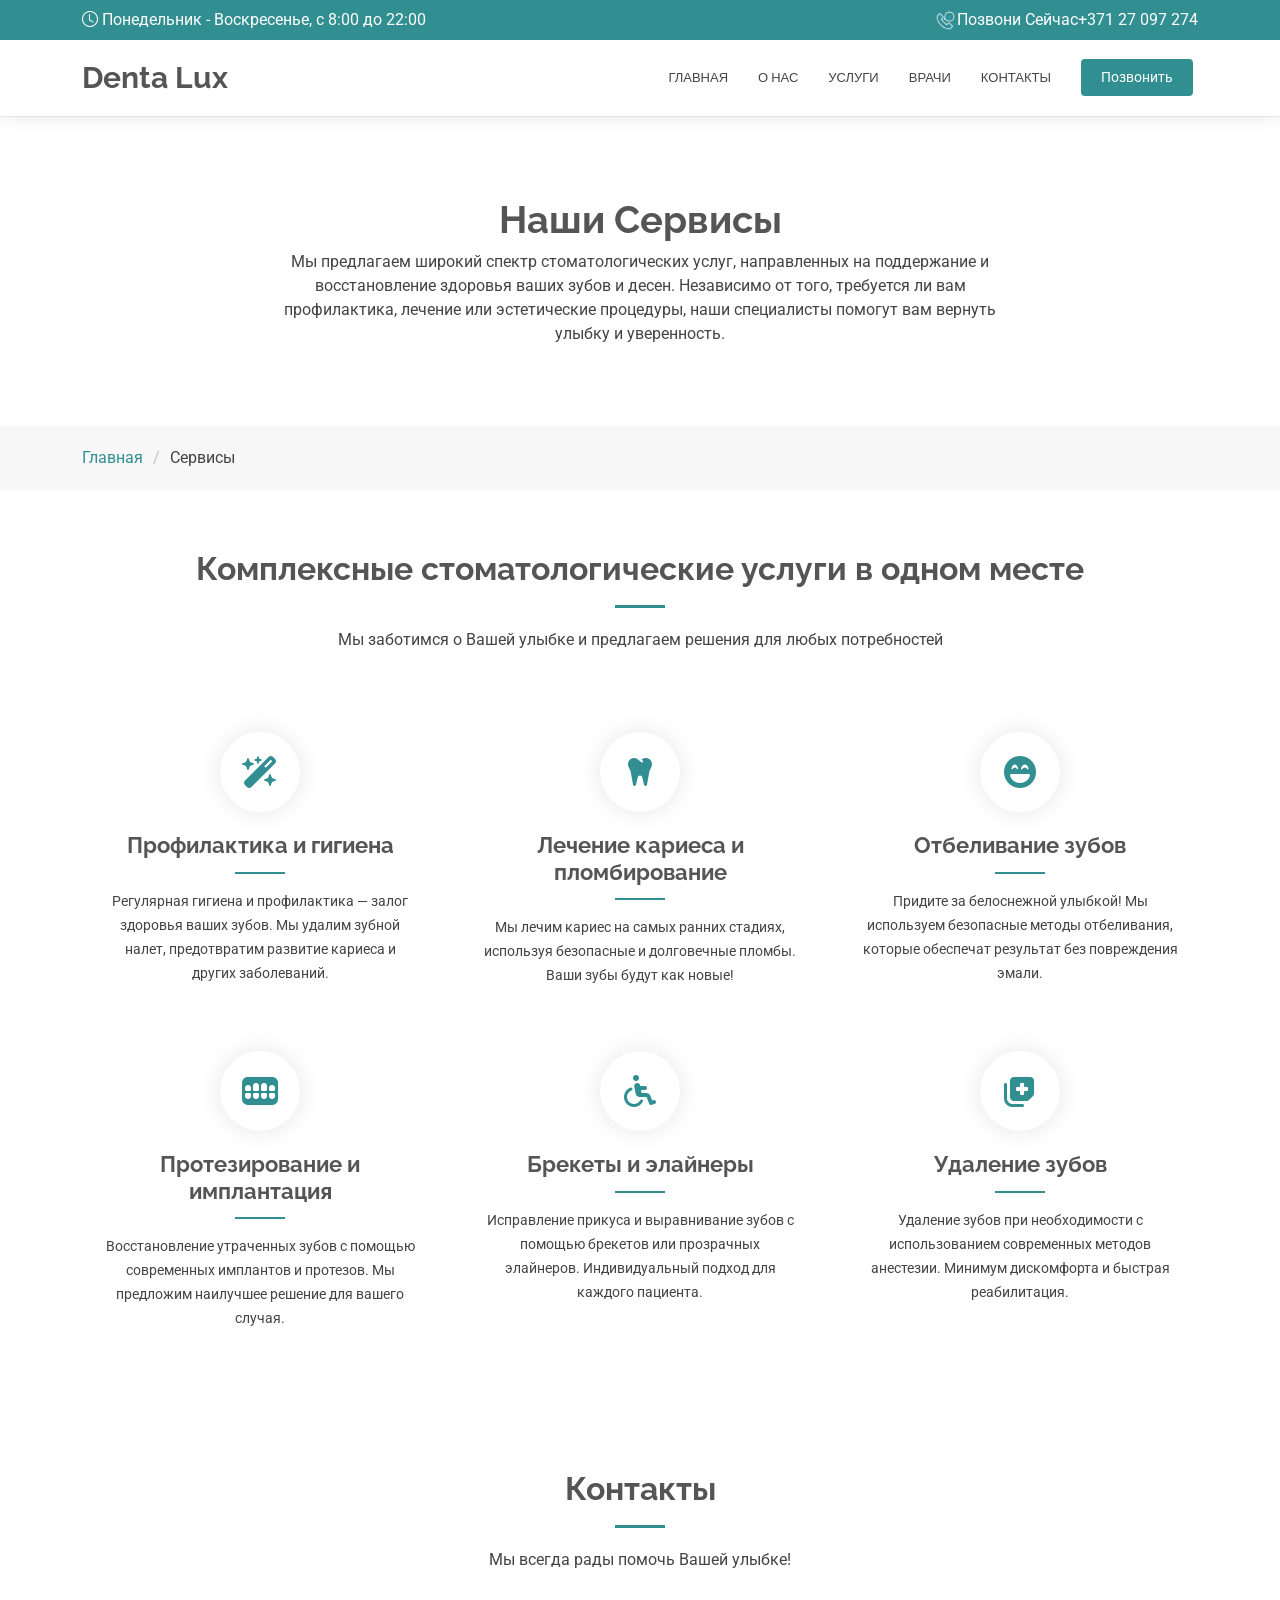
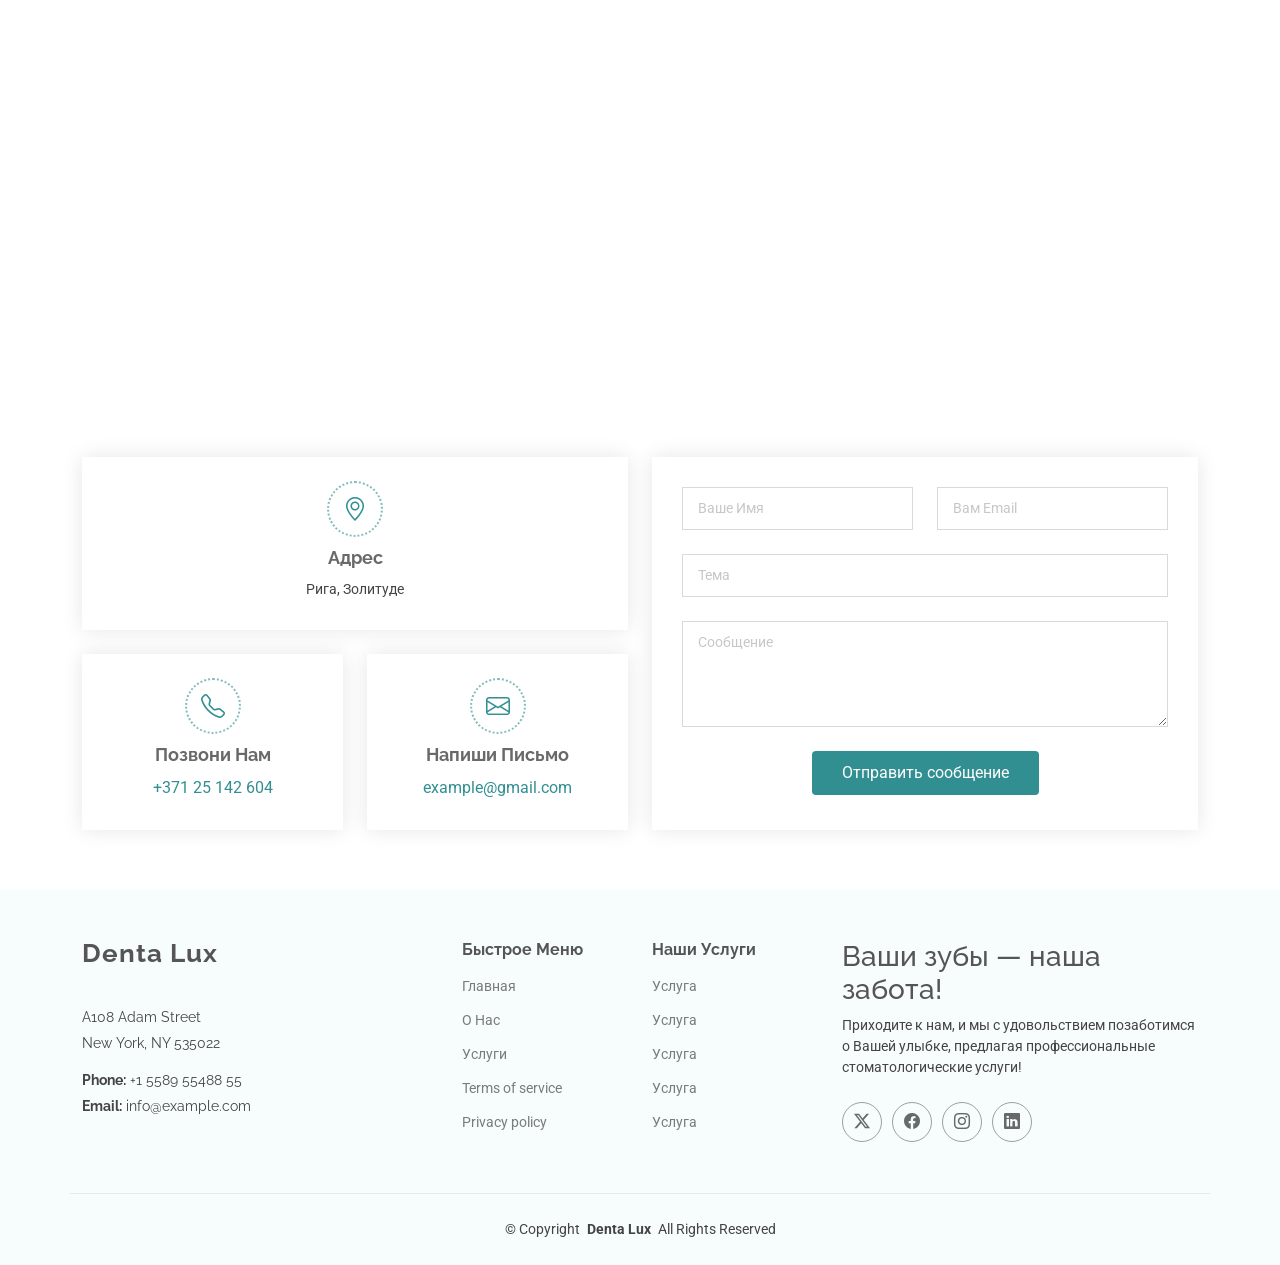
<file: services.html>
<!DOCTYPE html>
<html lang="en">
  <head>
    <meta charset="utf-8" />
    <meta content="width=device-width, initial-scale=1.0" name="viewport" />
    <title>Все услуги - Denta Lux</title>
    <meta name="description" content="" />
    <meta name="keywords" content="" />

    <!-- Favicons -->
    <link href="assets/img/favicon.png" rel="icon" />
    <link href="assets/img/apple-touch-icon.png" rel="apple-touch-icon" />

    <!-- Fonts -->
    <link href="https://fonts.googleapis.com" rel="preconnect" />
    <link href="https://fonts.gstatic.com" rel="preconnect" crossorigin />
    <link
      href="https://fonts.googleapis.com/css2?family=Roboto:ital,wght@0,100;0,300;0,400;0,500;0,700;0,900;1,100;1,300;1,400;1,500;1,700;1,900&family=Poppins:ital,wght@0,100;0,200;0,300;0,400;0,500;0,600;0,700;0,800;0,900;1,100;1,200;1,300;1,400;1,500;1,600;1,700;1,800;1,900&family=Raleway:ital,wght@0,100;0,200;0,300;0,400;0,500;0,600;0,700;0,800;0,900;1,100;1,200;1,300;1,400;1,500;1,600;1,700;1,800;1,900&display=swap"
      rel="stylesheet"
    />

    <!-- Vendor CSS Files -->
    <link
      href="assets/vendor/bootstrap/css/bootstrap.min.css"
      rel="stylesheet"
    />
    <link
      href="assets/vendor/bootstrap-icons/bootstrap-icons.css"
      rel="stylesheet"
    />
    <link href="assets/vendor/aos/aos.css" rel="stylesheet" />
    <link
      href="assets/vendor/fontawesome-free/css/all.min.css"
      rel="stylesheet"
    />
    <link
      href="assets/vendor/glightbox/css/glightbox.min.css"
      rel="stylesheet"
    />
    <link href="assets/vendor/swiper/swiper-bundle.min.css" rel="stylesheet" />

    <!-- Main CSS File -->
    <link href="assets/css/main.css" rel="stylesheet" />
  </head>

  <body class="service-details-page">
    <header id="header" class="header sticky-top">
      <div class="topbar d-flex align-items-center">
        <div
          class="container d-flex justify-content-center justify-content-md-between"
        >
          <div class="d-none d-md-flex align-items-center">
            <i class="bi bi-clock me-1"></i> Понедельник - Воскресенье, с 8:00
            до 22:00
          </div>
          <div class="d-flex align-items-center">
            <img
              src="./assets/img/header-phone.gif"
              alt=""
              width="23px"
              height="23px"
            />
            Позвони Сейчас
            <a
              style="color: white; display: inline-block"
              href="tel:+37127097274"
            >
              +371 27 097 274</a
            >
          </div>
        </div>
      </div>
      <!-- End Top Bar -->

      <div class="branding d-flex align-items-center">
        <div
          class="container position-relative d-flex align-items-center justify-content-end"
        >
          <a href="index.html" class="logo d-flex align-items-center me-auto">
            <!-- <img src="assets/img/logo.png" alt="" /> -->
            <h1 class="sitename">Denta Lux</h1>
          </a>

          <nav id="navmenu" class="navmenu">
            <ul>
              <li><a href="index.html" class="active">Главная</a></li>
              <li><a href="#about">О Нас</a></li>
              <!-- <li class="dropdown">
                <span>Услуги</span>
                <i class="bi bi-chevron-down toggle-dropdown"></i>
                <ul>
                  <li><a href="#">Консультация</a></li>
                  <li class="dropdown">
                    <a href="#"
                      ><span>Гигиена</span>
                      <i class="bi bi-chevron-down toggle-dropdown"></i
                    ></a>
                    <ul>
                      <li><a href="#">Отбеливание Зубов</a></li>
                      <li><a href="#">Deep Dropdown 2</a></li>
                      <li><a href="#">Deep Dropdown 3</a></li>
                      <li><a href="#">Deep Dropdown 4</a></li>
                      <li><a href="#">Deep Dropdown 5</a></li>
                    </ul>
                  </li>
                  <li><a href="#">Удаление</a></li>
                  <li><a href="#">Пломба</a></li>
                  <li><a href="#">Выравнивание</a></li>
                </ul>
              </li> -->
              <li><a href="services.html">Услуги</a></li>
              <li><a href="#doctors">Врачи</a></li>
              <li><a href="#contact">Контакты</a></li>
            </ul>
            <i class="mobile-nav-toggle d-xl-none bi bi-list"></i>
          </nav>

          <a class="cta-btn light" href="index.html#appointment">Позвонить</a>
        </div>
      </div>
    </header>

    <main class="main">
      <!-- Page Title -->
      <div class="page-title">
        <div class="heading">
          <div class="container">
            <div class="row d-flex justify-content-center text-center">
              <div class="col-lg-8">
                <h1 class="heading-title">Наши Сервисы</h1>
                <p class="mb-0">
                  Мы предлагаем широкий спектр стоматологических услуг,
                  направленных на поддержание и восстановление здоровья ваших
                  зубов и десен. Независимо от того, требуется ли вам
                  профилактика, лечение или эстетические процедуры, наши
                  специалисты помогут вам вернуть улыбку и уверенность.
                </p>
              </div>
            </div>
          </div>
        </div>
        <nav class="breadcrumbs">
          <div class="container">
            <ol>
              <li><a href="index.html">Главная</a></li>
              <li class="current">Сервисы</li>
            </ol>
          </div>
        </nav>
      </div>
      <!-- End Page Title -->

      <!-- Services Section -->
      <section id="services" class="services section">
        <!-- Section Title -->
        <div class="container section-title" data-aos="fade-up">
          <h2>Комплексные стоматологические услуги в одном месте</h2>
          <p>
            Мы заботимся о Вашей улыбке и предлагаем решения для любых
            потребностей
          </p>
        </div>
        <!-- End Section Title -->

        <div class="container">
          <div class="row gy-4">
            <div
              class="col-lg-4 col-md-6"
              data-aos="fade-up"
              data-aos-delay="25"
            >
              <div class="service-item position-relative">
                <div class="icon">
                  <i class="fa-solid fa-wand-magic-sparkles"></i>
                </div>
                <a href="prevention_hygiene.html" class="stretched-link">
                  <h3>Профилактика и гигиена</h3>
                </a>
                <p>
                  Регулярная гигиена и профилактика — залог здоровья ваших
                  зубов. Мы удалим зубной налет, предотвратим развитие кариеса и
                  других заболеваний.
                </p>
              </div>
            </div>
            <!-- End Service Item -->

            <div
              class="col-lg-4 col-md-6"
              data-aos="fade-up"
              data-aos-delay="50"
            >
              <div class="service-item position-relative">
                <div class="icon">
                  <i class="fa-solid fa-tooth"></i>
                </div>
                <a href="caries_treatment.html" class="stretched-link">
                  <h3>Лечение кариеса и пломбирование</h3>
                </a>
                <p>
                  Мы лечим кариес на самых ранних стадиях, используя безопасные
                  и долговечные пломбы. Ваши зубы будут как новые!
                </p>
              </div>
            </div>
            <!-- End Service Item -->

            <div
              class="col-lg-4 col-md-6"
              data-aos="fade-up"
              data-aos-delay="50"
            >
              <div class="service-item position-relative">
                <div class="icon">
                  <i class="fa-solid fa-face-laugh-beam"></i>
                </div>
                <a href="teeth_whitening.html" class="stretched-link">
                  <h3>Отбеливание зубов</h3>
                </a>
                <p>
                  Придите за белоснежной улыбкой! Мы используем безопасные
                  методы отбеливания, которые обеспечат результат без
                  повреждения эмали.
                </p>
              </div>
            </div>
            <!-- End Service Item -->

            <div
              class="col-lg-4 col-md-6"
              data-aos="fade-up"
              data-aos-delay="25"
            >
              <div class="service-item position-relative">
                <div class="icon">
                  <i class="fa-solid fa-teeth"></i>
                </div>
                <a href="prosthetics_implants.html" class="stretched-link">
                  <h3>Протезирование и имплантация</h3>
                </a>
                <p>
                  Восстановление утраченных зубов с помощью современных
                  имплантов и протезов. Мы предложим наилучшее решение для
                  вашего случая.
                </p>
              </div>
            </div>
            <!-- End Service Item -->

            <div
              class="col-lg-4 col-md-6"
              data-aos="fade-up"
              data-aos-delay="50"
            >
              <div class="service-item position-relative">
                <div class="icon">
                  <i class="fas fa-wheelchair"></i>
                </div>
                <a href="braces_aligners.html" class="stretched-link">
                  <h3>Брекеты и элайнеры</h3>
                </a>
                <p>
                  Исправление прикуса и выравнивание зубов с помощью брекетов
                  или прозрачных элайнеров. Индивидуальный подход для каждого
                  пациента.
                </p>
              </div>
            </div>
            <!-- End Service Item -->

            <div
              class="col-lg-4 col-md-6"
              data-aos="fade-up"
              data-aos-delay="600"
            >
              <div class="service-item position-relative">
                <div class="icon">
                  <i class="fas fa-notes-medical"></i>
                </div>
                <a href="tooth_extraction.html" class="stretched-link">
                  <h3>Удаление зубов</h3>
                </a>
                <p>
                  Удаление зубов при необходимости с использованием современных
                  методов анестезии. Минимум дискомфорта и быстрая реабилитация.
                </p>
              </div>
            </div>
            <!-- End Service Item -->
          </div>
        </div>
      </section>
      <!-- /Services Section -->

      <!-- Contact Section -->
      <section
        id="contact"
        class="contact section"
        data-aos="fade-up"
        data-aos-delay="25"
      >
        <!-- Section Title -->
        <div class="container section-title">
          <h2>Контакты</h2>
          <p>Мы всегда рады помочь Вашей улыбке!</p>
        </div>
        <!-- End Section Title -->

        <div class="mb-5">
          <iframe
            style="border: 0; width: 100%; height: 370px"
            src="https://www.google.com/maps/embed?pb=!1m14!1m12!1m3!1d1158.7775335431804!2d24.00296569439369!3d56.948389384120205!2m3!1f0!2f0!3f0!3m2!1i1024!2i768!4f13.1!5e0!3m2!1sen!2slv!4v1742445139054!5m2!1sen!2slv"
            frameborder="0"
            allowfullscreen=""
            loading="lazy"
            referrerpolicy="no-referrer-when-downgrade"
          ></iframe>
        </div>
        <!-- End Google Maps -->

        <div class="container">
          <div class="row gy-4">
            <div class="col-lg-6">
              <div class="row gy-4">
                <div class="col-lg-12">
                  <div
                    class="info-item d-flex flex-column justify-content-center align-items-center"
                  >
                    <i class="bi bi-geo-alt"></i>
                    <h3>Адрес</h3>
                    <p>Рига, Золитуде</p>
                  </div>
                </div>
                <!-- End Info Item -->

                <div class="col-md-6">
                  <div
                    class="info-item d-flex flex-column justify-content-center align-items-center"
                  >
                    <i class="bi bi-telephone"></i>
                    <h3>Позвони Нам</h3>
                    <a href="tel:+37125142604">+371 25 142 604</a>
                  </div>
                </div>
                <!-- End Info Item -->

                <div class="col-md-6">
                  <div
                    class="info-item d-flex flex-column justify-content-center align-items-center"
                  >
                    <i class="bi bi-envelope"></i>
                    <h3>Напиши Письмо</h3>
                    <a href="mailto:+37125142604">example@gmail.com</a>
                  </div>
                </div>
                <!-- End Info Item -->
              </div>
            </div>

            <div class="col-lg-6">
              <form
                action="forms/contact.php"
                method="post"
                class="php-email-form"
              >
                <div class="row gy-4">
                  <div class="col-md-6">
                    <input
                      type="text"
                      name="name"
                      class="form-control"
                      placeholder="Ваше Имя"
                      required=""
                    />
                  </div>

                  <div class="col-md-6">
                    <input
                      type="email"
                      class="form-control"
                      name="email"
                      placeholder="Вам Email"
                      required=""
                    />
                  </div>

                  <div class="col-md-12">
                    <input
                      type="text"
                      class="form-control"
                      name="subject"
                      placeholder="Тема"
                      required=""
                    />
                  </div>

                  <div class="col-md-12">
                    <textarea
                      class="form-control"
                      name="message"
                      rows="4"
                      placeholder="Сообщение"
                      required=""
                    ></textarea>
                  </div>

                  <div class="col-md-12 text-center">
                    <div class="loading">Загрузка</div>
                    <div class="error-message"></div>
                    <div class="sent-message">
                      Ваше сообщение отправлено. Спасибо!
                    </div>

                    <button type="submit" class="light">
                      Отправить сообщение
                    </button>
                  </div>
                </div>
              </form>
            </div>
            <!-- End Contact Form -->
          </div>
        </div>
      </section>
      <!-- /Contact Section -->
    </main>

    <footer id="footer" class="footer light-background">
      <div class="container footer-top">
        <div class="row gy-4">
          <div class="col-lg-4 col-md-6 footer-about">
            <a href="index.html" class="logo d-flex align-items-center">
              <span class="sitename">Denta Lux</span>
            </a>
            <div class="footer-contact pt-3">
              <p>A108 Adam Street</p>
              <p>New York, NY 535022</p>
              <p class="mt-3">
                <strong>Phone:</strong> <span>+1 5589 55488 55</span>
              </p>
              <p><strong>Email:</strong> <span>info@example.com</span></p>
            </div>
          </div>

          <div class="col-lg-2 col-md-3 footer-links">
            <h4>Быстрое Меню</h4>
            <ul>
              <li><a href="index.html">Главная</a></li>
              <li><a href="#about">О Нас</a></li>
              <li><a href="services.html">Услуги</a></li>
              <li><a href="#">Terms of service</a></li>
              <li><a href="#">Privacy policy</a></li>
            </ul>
          </div>

          <div class="col-lg-2 col-md-3 footer-links">
            <h4>Наши Услуги</h4>
            <ul>
              <li><a href="#">Услуга</a></li>
              <li><a href="#">Услуга</a></li>
              <li><a href="#">Услуга</a></li>
              <li><a href="#">Услуга</a></li>
              <li><a href="#">Услуга</a></li>
            </ul>
          </div>

          <div class="col-lg-4 col-md-6 footer-about">
            <h3>Ваши зубы — наша забота!</h3>
            Приходите к нам, и мы с удовольствием позаботимся о Вашей улыбке,
            предлагая профессиональные стоматологические услуги!
            <div class="social-links d-flex mt-4">
              <a href=""><i class="bi bi-twitter-x"></i></a>
              <a href=""><i class="bi bi-facebook"></i></a>
              <a href=""><i class="bi bi-instagram"></i></a>
              <a href=""><i class="bi bi-linkedin"></i></a>
            </div>
          </div>
        </div>
      </div>

      <div class="container copyright text-center mt-4">
        <p>
          © <span>Copyright</span>
          <strong class="px-1 sitename">Denta Lux</strong>
          <span>All Rights Reserved</span>
        </p>
      </div>
    </footer>


    <!-- Scroll Top -->
    <a
      href="#"
      id="scroll-top"
      class="scroll-top d-flex align-items-center justify-content-center"
      ><i class="bi bi-arrow-up-short"></i
    ></a>

    <!-- Preloader -->
    <div id="preloader"></div>

    <!-- Vendor JS Files -->
    <script src="assets/vendor/bootstrap/js/bootstrap.bundle.min.js"></script>
    <script src="assets/vendor/php-email-form/validate.js"></script>
    <script src="assets/vendor/aos/aos.js"></script>
    <script src="assets/vendor/glightbox/js/glightbox.min.js"></script>
    <script src="assets/vendor/purecounter/purecounter_vanilla.js"></script>
    <script src="assets/vendor/swiper/swiper-bundle.min.js"></script>

    <!-- Main JS File -->
    <script src="assets/js/main.js"></script>
  </body>
</html>
</file>
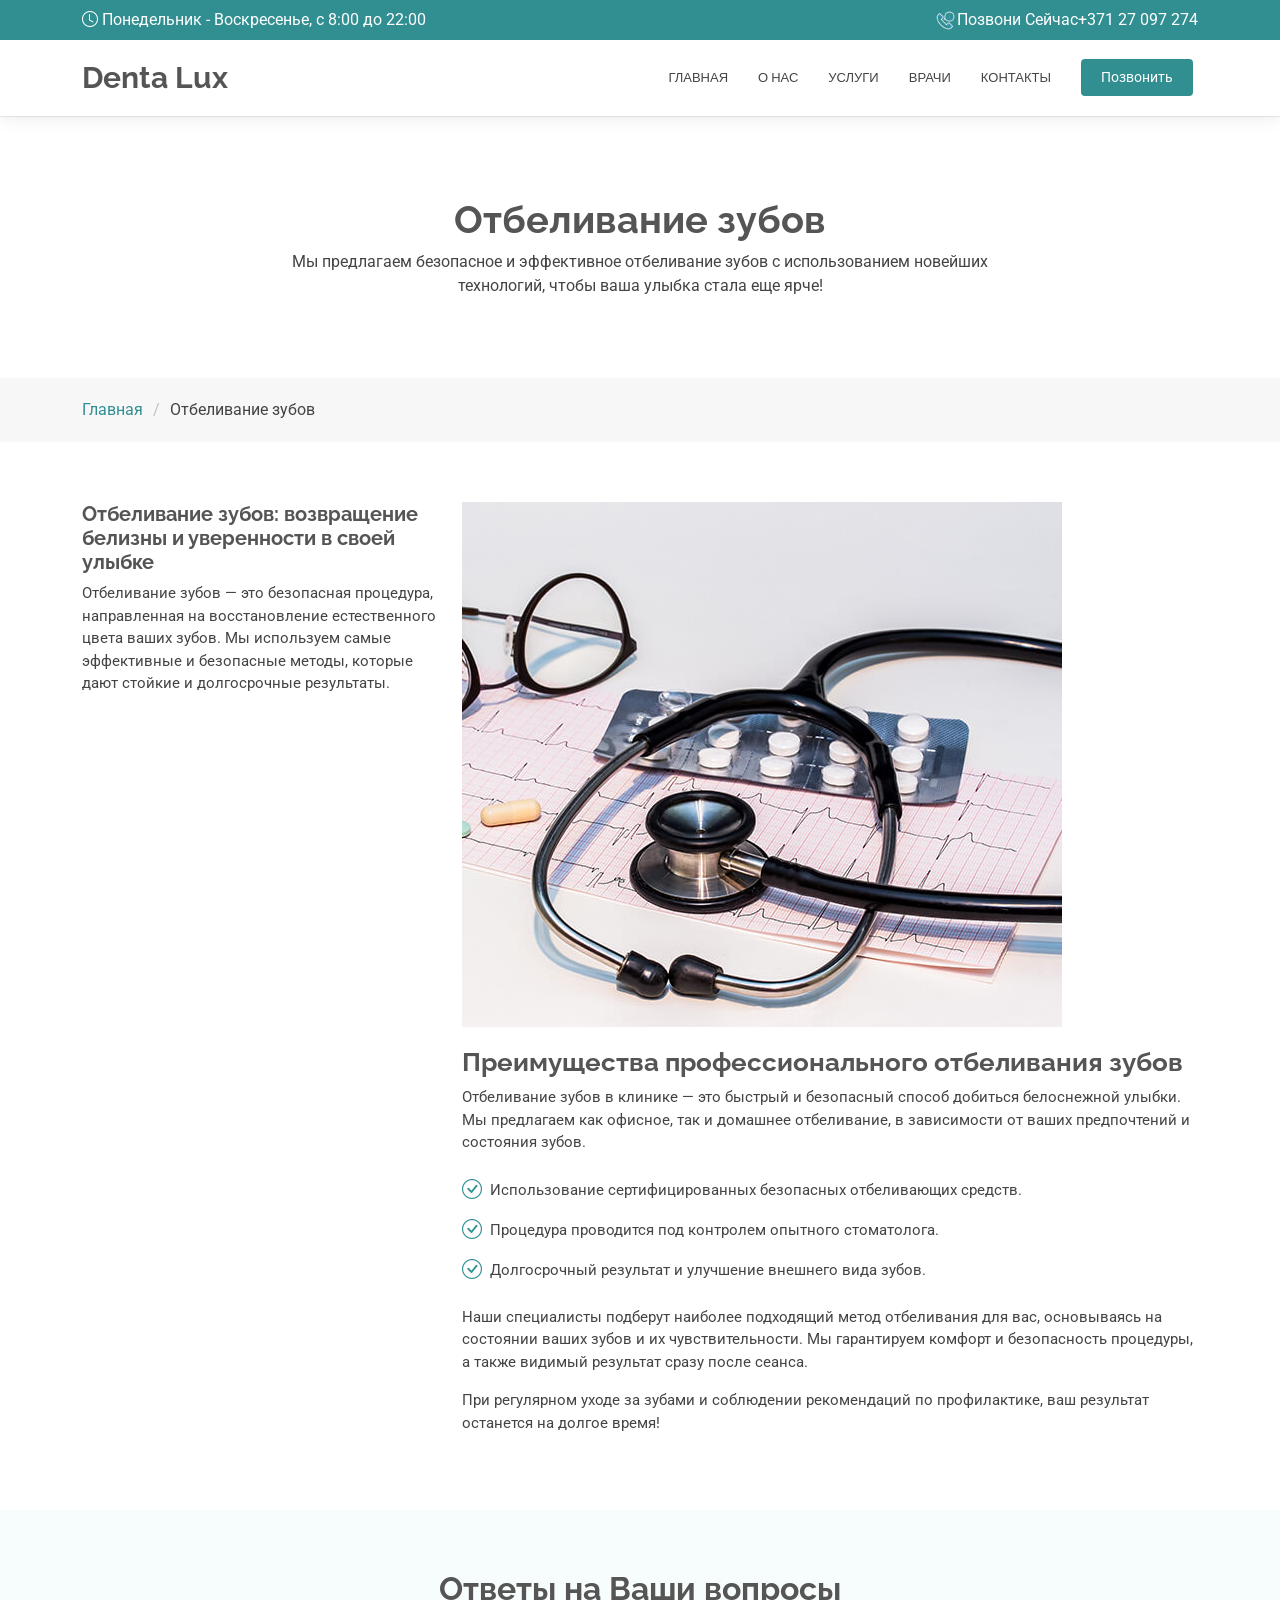
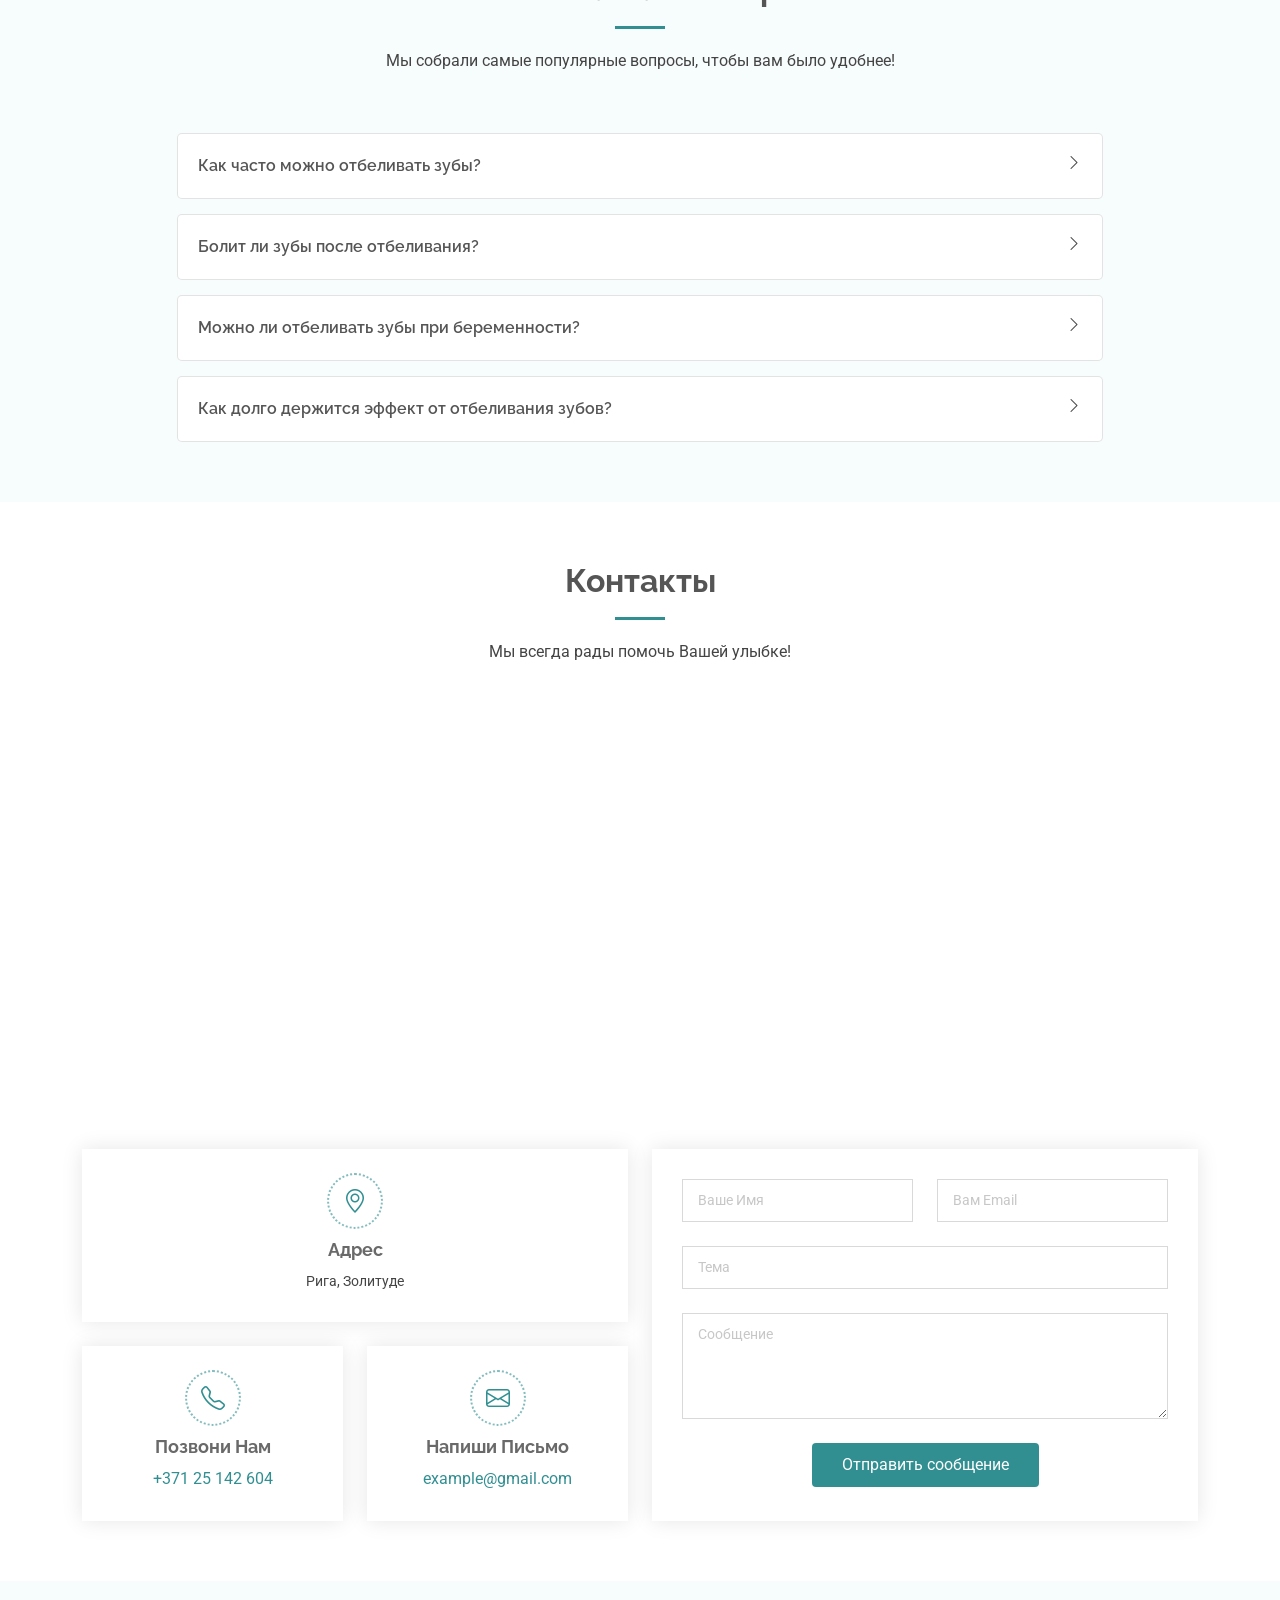
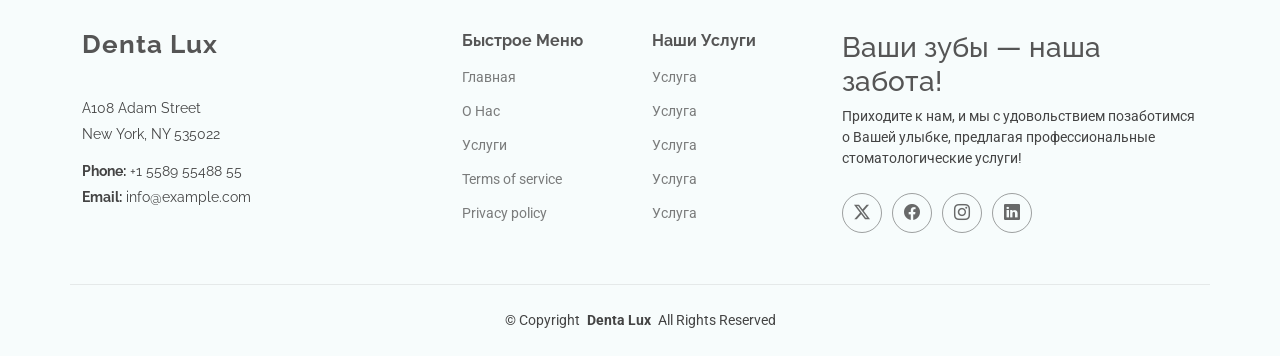
<file: teeth_whitening.html>
<!DOCTYPE html>
<html lang="en">
  <head>
    <meta charset="utf-8" />
    <meta content="width=device-width, initial-scale=1.0" name="viewport" />
    <title>Отбеливание зубов - Denta Lux</title>
    <meta name="description" content="" />
    <meta name="keywords" content="" />

    <!-- Favicons -->
    <link href="assets/img/favicon.png" rel="icon" />
    <link href="assets/img/apple-touch-icon.png" rel="apple-touch-icon" />

    <!-- Fonts -->
    <link href="https://fonts.googleapis.com" rel="preconnect" />
    <link href="https://fonts.gstatic.com" rel="preconnect" crossorigin />
    <link
      href="https://fonts.googleapis.com/css2?family=Roboto:ital,wght@0,100;0,300;0,400;0,500;0,700;0,900;1,100;1,300;1,400;1,500;1,700;1,900&family=Poppins:ital,wght@0,100;0,200;0,300;0,400;0,500;0,600;0,700;0,800;0,900;1,100;1,200;1,300;1,400;1,500;1,600;1,700;1,800;1,900&family=Raleway:ital,wght@0,100;0,200;0,300;0,400;0,500;0,600;0,700;0,800;0,900;1,100;1,200;1,300;1,400;1,500;1,600;1,700;1,800;1,900&display=swap"
      rel="stylesheet"
    />

    <!-- Vendor CSS Files -->
    <link
      href="assets/vendor/bootstrap/css/bootstrap.min.css"
      rel="stylesheet"
    />
    <link
      href="assets/vendor/bootstrap-icons/bootstrap-icons.css"
      rel="stylesheet"
    />
    <link href="assets/vendor/aos/aos.css" rel="stylesheet" />
    <link
      href="assets/vendor/fontawesome-free/css/all.min.css"
      rel="stylesheet"
    />
    <link
      href="assets/vendor/glightbox/css/glightbox.min.css"
      rel="stylesheet"
    />
    <link href="assets/vendor/swiper/swiper-bundle.min.css" rel="stylesheet" />

    <!-- Main CSS File -->
    <link href="assets/css/main.css" rel="stylesheet" />

    </head>

  <body class="service-details-page">
    <header id="header" class="header sticky-top">
      <div class="topbar d-flex align-items-center">
        <div
          class="container d-flex justify-content-center justify-content-md-between"
        >
          <div class="d-none d-md-flex align-items-center">
            <i class="bi bi-clock me-1"></i> Понедельник - Воскресенье, с 8:00
            до 22:00
          </div>
          <div class="d-flex align-items-center">
            <img
              src="./assets/img/header-phone.gif"
              alt=""
              width="23px"
              height="23px"
            />
            Позвони Сейчас
            <a
              style="color: white; display: inline-block"
              href="tel:+37127097274"
            >
              +371 27 097 274</a
            >
          </div>
        </div>
      </div>
      <!-- End Top Bar -->

      <div class="branding d-flex align-items-center">
        <div
          class="container position-relative d-flex align-items-center justify-content-end"
        >
          <a href="index.html" class="logo d-flex align-items-center me-auto">
            <!-- <img src="assets/img/logo.png" alt="" /> -->
            <h1 class="sitename">Denta Lux</h1>
          </a>

          <nav id="navmenu" class="navmenu">
            <ul>
              <li><a href="index.html" class="active">Главная</a></li>
              <li><a href="#about">О Нас</a></li>
              <!-- <li class="dropdown">
                <span>Услуги</span>
                <i class="bi bi-chevron-down toggle-dropdown"></i>
                <ul>
                  <li><a href="#">Консультация</a></li>
                  <li class="dropdown">
                    <a href="#"
                      ><span>Гигиена</span>
                      <i class="bi bi-chevron-down toggle-dropdown"></i
                    ></a>
                    <ul>
                      <li><a href="#">Отбеливание Зубов</a></li>
                      <li><a href="#">Deep Dropdown 2</a></li>
                      <li><a href="#">Deep Dropdown 3</a></li>
                      <li><a href="#">Deep Dropdown 4</a></li>
                      <li><a href="#">Deep Dropdown 5</a></li>
                    </ul>
                  </li>
                  <li><a href="#">Удаление</a></li>
                  <li><a href="#">Пломба</a></li>
                  <li><a href="#">Выравнивание</a></li>
                </ul>
              </li> -->
              <li><a href="services.html">Услуги</a></li>
              <li><a href="#doctors">Врачи</a></li>
              <li><a href="#contact">Контакты</a></li>
            </ul>
            <i class="mobile-nav-toggle d-xl-none bi bi-list"></i>
          </nav>

          <a class="cta-btn light" href="index.html#appointment">Позвонить</a>
        </div>
      </div>
    </header>

    <main class="main">
      <!-- Page Title -->
      <div class="page-title">
        <div class="heading">
          <div class="container">
            <div class="row d-flex justify-content-center text-center">
              <div class="col-lg-8">
                <h1 class="heading-title">Отбеливание зубов</h1>
                <p class="mb-0">
                  Мы предлагаем безопасное и эффективное отбеливание зубов с
                  использованием новейших технологий, чтобы ваша улыбка стала
                  еще ярче!
                </p>
              </div>
            </div>
          </div>
        </div>
        <nav class="breadcrumbs">
          <div class="container">
            <ol>
              <li><a href="index.html">Главная</a></li>
              <li class="current">Отбеливание зубов</li>
            </ol>
          </div>
        </nav>
      </div>
      <!-- End Page Title -->

      <!-- Service Details Section -->
      <section id="service-details" class="service-details section">
        <div class="container">
          <div class="row gy-4">
            <div class="col-lg-4" data-aos="fade-up" data-aos-delay="25">
              <h4>
                Отбеливание зубов: возвращение белизны и уверенности в своей
                улыбке
              </h4>
              <p>
                Отбеливание зубов — это безопасная процедура, направленная на
                восстановление естественного цвета ваших зубов. Мы используем
                самые эффективные и безопасные методы, которые дают стойкие и
                долгосрочные результаты.
              </p>
            </div>

            <div class="col-lg-8" data-aos="fade-up" data-aos-delay="25">
              <img
                src="./assets/img/departments-1.jpg"
                alt="Отбеливание зубов"
                class="img-fluid services-img"
              />
              <h3>Преимущества профессионального отбеливания зубов</h3>
              <p>
                Отбеливание зубов в клинике — это быстрый и безопасный способ
                добиться белоснежной улыбки. Мы предлагаем как офисное, так и
                домашнее отбеливание, в зависимости от ваших предпочтений и
                состояния зубов.
              </p>
              <ul>
                <li>
                  <i class="bi bi-check-circle"></i>
                  <span
                    >Использование сертифицированных безопасных отбеливающих
                    средств.</span
                  >
                </li>
                <li>
                  <i class="bi bi-check-circle"></i>
                  <span
                    >Процедура проводится под контролем опытного
                    стоматолога.</span
                  >
                </li>
                <li>
                  <i class="bi bi-check-circle"></i>
                  <span
                    >Долгосрочный результат и улучшение внешнего вида
                    зубов.</span
                  >
                </li>
              </ul>
              <p>
                Наши специалисты подберут наиболее подходящий метод отбеливания
                для вас, основываясь на состоянии ваших зубов и их
                чувствительности. Мы гарантируем комфорт и безопасность
                процедуры, а также видимый результат сразу после сеанса.
              </p>
              <p>
                При регулярном уходе за зубами и соблюдении рекомендаций по
                профилактике, ваш результат останется на долгое время!
              </p>
            </div>
          </div>
        </div>
      </section>
      <!-- /Service Details Section -->

      <!-- Faq Section -->
      <section id="faq" class="faq section light-background">
        <!-- Section Title -->
        <div class="container section-title" data-aos="fade-up">
          <h2>Ответы на Ваши вопросы</h2>
          <p>Мы собрали самые популярные вопросы, чтобы вам было удобнее!</p>
        </div>
        <!-- End Section Title -->

        <div class="container">
          <div class="row justify-content-center">
            <div class="col-lg-10" data-aos="fade-up" data-aos-delay="25">
              <div class="faq-container">
                <div class="faq-item">
                  <h3>Как часто можно отбеливать зубы?</h3>
                  <div class="faq-content">
                    <p>
                      Рекомендуется проводить отбеливание зубов не чаще одного
                      раза в 6 месяцев. Частота зависит от индивидуальных
                      особенностей и состояния зубов.
                    </p>
                  </div>
                  <i class="faq-toggle bi bi-chevron-right"></i>
                </div>
                <!-- End Faq item-->

                <div class="faq-item">
                  <h3>Болит ли зубы после отбеливания?</h3>
                  <div class="faq-content">
                    <p>
                      После процедуры может возникнуть небольшая
                      чувствительность зубов, но она обычно проходит в течение
                      нескольких часов. Мы используем средства, которые
                      минимизируют дискомфорт.
                    </p>
                  </div>
                  <i class="faq-toggle bi bi-chevron-right"></i>
                </div>
                <!-- End Faq item-->

                <div class="faq-item">
                  <h3>Можно ли отбеливать зубы при беременности?</h3>
                  <div class="faq-content">
                    <p>
                      Отбеливание зубов не рекомендуется во время беременности и
                      кормления грудью, так как это может вызвать нежелательные
                      реакции.
                    </p>
                  </div>
                  <i class="faq-toggle bi bi-chevron-right"></i>
                </div>
                <!-- End Faq item-->

                <div class="faq-item">
                  <h3>Как долго держится эффект от отбеливания зубов?</h3>
                  <div class="faq-content">
                    <p>
                      Эффект от профессионального отбеливания зубов может
                      держаться от нескольких месяцев до года в зависимости от
                      питания, ухода за зубами и привычек.
                    </p>
                  </div>
                  <i class="faq-toggle bi bi-chevron-right"></i>
                </div>
                <!-- End Faq item-->
              </div>
            </div>
            <!-- End Faq Column-->
          </div>
        </div>
      </section>
      <!-- /Faq Section -->

      <!-- Contact Section -->
      <section
        id="contact"
        class="contact section"
        data-aos="fade-up"
        data-aos-delay="25"
      >
        <!-- Section Title -->
        <div class="container section-title">
          <h2>Контакты</h2>
          <p>Мы всегда рады помочь Вашей улыбке!</p>
        </div>
        <!-- End Section Title -->

        <div class="mb-5">
          <iframe
            style="border: 0; width: 100%; height: 370px"
            src="https://www.google.com/maps/embed?pb=!1m14!1m12!1m3!1d1158.7775335431804!2d24.00296569439369!3d56.948389384120205!2m3!1f0!2f0!3f0!3m2!1i1024!2i768!4f13.1!5e0!3m2!1sen!2slv!4v1742445139054!5m2!1sen!2slv"
            frameborder="0"
            allowfullscreen=""
            loading="lazy"
            referrerpolicy="no-referrer-when-downgrade"
          ></iframe>
        </div>
        <!-- End Google Maps -->

        <div class="container">
          <div class="row gy-4">
            <div class="col-lg-6">
              <div class="row gy-4">
                <div class="col-lg-12">
                  <div
                    class="info-item d-flex flex-column justify-content-center align-items-center"
                  >
                    <i class="bi bi-geo-alt"></i>
                    <h3>Адрес</h3>
                    <p>Рига, Золитуде</p>
                  </div>
                </div>
                <!-- End Info Item -->

                <div class="col-md-6">
                  <div
                    class="info-item d-flex flex-column justify-content-center align-items-center"
                  >
                    <i class="bi bi-telephone"></i>
                    <h3>Позвони Нам</h3>
                    <a href="tel:+37125142604">+371 25 142 604</a>
                  </div>
                </div>
                <!-- End Info Item -->

                <div class="col-md-6">
                  <div
                    class="info-item d-flex flex-column justify-content-center align-items-center"
                  >
                    <i class="bi bi-envelope"></i>
                    <h3>Напиши Письмо</h3>
                    <a href="mailto:+37125142604">example@gmail.com</a>
                  </div>
                </div>
                <!-- End Info Item -->
              </div>
            </div>

            <div class="col-lg-6">
              <form
                action="forms/contact.php"
                method="post"
                class="php-email-form"
              >
                <div class="row gy-4">
                  <div class="col-md-6">
                    <input
                      type="text"
                      name="name"
                      class="form-control"
                      placeholder="Ваше Имя"
                      required=""
                    />
                  </div>

                  <div class="col-md-6">
                    <input
                      type="email"
                      class="form-control"
                      name="email"
                      placeholder="Вам Email"
                      required=""
                    />
                  </div>

                  <div class="col-md-12">
                    <input
                      type="text"
                      class="form-control"
                      name="subject"
                      placeholder="Тема"
                      required=""
                    />
                  </div>

                  <div class="col-md-12">
                    <textarea
                      class="form-control"
                      name="message"
                      rows="4"
                      placeholder="Сообщение"
                      required=""
                    ></textarea>
                  </div>

                  <div class="col-md-12 text-center">
                    <div class="loading">Загрузка</div>
                    <div class="error-message"></div>
                    <div class="sent-message">
                      Ваше сообщение отправлено. Спасибо!
                    </div>

                    <button type="submit" class="light">
                      Отправить сообщение
                    </button>
                  </div>
                </div>
              </form>
            </div>
            <!-- End Contact Form -->
          </div>
        </div>
      </section>
      <!-- /Contact Section -->
    </main>

    <footer id="footer" class="footer light-background">
      <div class="container footer-top">
        <div class="row gy-4">
          <div class="col-lg-4 col-md-6 footer-about">
            <a href="index.html" class="logo d-flex align-items-center">
              <span class="sitename">Denta Lux</span>
            </a>
            <div class="footer-contact pt-3">
              <p>A108 Adam Street</p>
              <p>New York, NY 535022</p>
              <p class="mt-3">
                <strong>Phone:</strong> <span>+1 5589 55488 55</span>
              </p>
              <p><strong>Email:</strong> <span>info@example.com</span></p>
            </div>
          </div>

          <div class="col-lg-2 col-md-3 footer-links">
            <h4>Быстрое Меню</h4>
            <ul>
              <li><a href="index.html">Главная</a></li>
              <li><a href="#about">О Нас</a></li>
              <li><a href="services.html">Услуги</a></li>
              <li><a href="#">Terms of service</a></li>
              <li><a href="#">Privacy policy</a></li>
            </ul>
          </div>

          <div class="col-lg-2 col-md-3 footer-links">
            <h4>Наши Услуги</h4>
            <ul>
              <li><a href="#">Услуга</a></li>
              <li><a href="#">Услуга</a></li>
              <li><a href="#">Услуга</a></li>
              <li><a href="#">Услуга</a></li>
              <li><a href="#">Услуга</a></li>
            </ul>
          </div>

          <div class="col-lg-4 col-md-6 footer-about">
            <h3>Ваши зубы — наша забота!</h3>
            Приходите к нам, и мы с удовольствием позаботимся о Вашей улыбке,
            предлагая профессиональные стоматологические услуги!
            <div class="social-links d-flex mt-4">
              <a href=""><i class="bi bi-twitter-x"></i></a>
              <a href=""><i class="bi bi-facebook"></i></a>
              <a href=""><i class="bi bi-instagram"></i></a>
              <a href=""><i class="bi bi-linkedin"></i></a>
            </div>
          </div>
        </div>
      </div>

      <div class="container copyright text-center mt-4">
        <p>
          © <span>Copyright</span>
          <strong class="px-1 sitename">Denta Lux</strong>
          <span>All Rights Reserved</span>
        </p>
      </div>
    </footer>


    <!-- Scroll Top -->
    <a
      href="#"
      id="scroll-top"
      class="scroll-top d-flex align-items-center justify-content-center"
      ><i class="bi bi-arrow-up-short"></i
    ></a>

    <!-- Preloader -->
    <div id="preloader"></div>

    <!-- Vendor JS Files -->
    <script src="assets/vendor/bootstrap/js/bootstrap.bundle.min.js"></script>
    <script src="assets/vendor/php-email-form/validate.js"></script>
    <script src="assets/vendor/aos/aos.js"></script>
    <script src="assets/vendor/glightbox/js/glightbox.min.js"></script>
    <script src="assets/vendor/purecounter/purecounter_vanilla.js"></script>
    <script src="assets/vendor/swiper/swiper-bundle.min.js"></script>

    <!-- Main JS File -->
    <script src="assets/js/main.js"></script>
  </body>
</html>
</file>
<file: assets/css/main.css>
/*--------------------------------------------------------------
# Font & Color Variables
# Help: https://bootstrapmade.com/color-system/
--------------------------------------------------------------*/
/* Fonts */
:root {
  --default-font: "Roboto", system-ui, -apple-system, "Segoe UI", Roboto,
    "Helvetica Neue", Arial, "Noto Sans", "Liberation Sans", sans-serif,
    "Apple Color Emoji", "Segoe UI Emoji", "Segoe UI Symbol", "Noto Color Emoji";
  --heading-font: "Raleway", sans-serif;
  --nav-font: "Poppins", sans-serif;
}

/* Global Colors - The following color variables are used throughout the website. Updating them here will change the color scheme of the entire website */
:root {
  --background-color: #ffffff; /* Background color for the entire website, including individual sections */
  --default-color: #444444; /* Default color used for the majority of the text content across the entire website */
  --heading-color: #555555; /* Color for headings, subheadings and title throughout the website */
  --accent-color: #318f92; /* Accent color that represents your brand on the website. It's used for buttons, links, and other elements that need to stand out */
  --surface-color: #ffffff; /* The surface color is used as a background of boxed elements within sections, such as cards, icon boxes, or other elements that require a visual separation from the global background. */
  --contrast-color: #ffffff; /* Contrast color for text, ensuring readability against backgrounds of accent, heading, or default colors. */
}

/* Nav Menu Colors - The following color variables are used specifically for the navigation menu. They are separate from the global colors to allow for more customization options */
:root {
  --nav-color: #444444; /* The default color of the main navmenu links */
  --nav-hover-color: #3fbbc0; /* Applied to main navmenu links when they are hovered over or active */
  --nav-mobile-background-color: #ffffff; /* Used as the background color for mobile navigation menu */
  --nav-dropdown-background-color: #ffffff; /* Used as the background color for dropdown items that appear when hovering over primary navigation items */
  --nav-dropdown-color: #444444; /* Used for navigation links of the dropdown items in the navigation menu. */
  --nav-dropdown-hover-color: #3fbbc0; /* Similar to --nav-hover-color, this color is applied to dropdown navigation links when they are hovered over. */
}

/* Color Presets - These classes override global colors when applied to any section or element, providing reuse of the sam color scheme. */

.light-background {
  --background-color: #f7fcfc;
  --surface-color: #ffffff;
}

.dark-background {
  --background-color: #060606;
  --default-color: #ffffff;
  --heading-color: #ffffff;
  --surface-color: #252525;
  --contrast-color: #ffffff;
}

.accent-background {
  --background-color: #3fbbc0;
  --default-color: #ffffff;
  --heading-color: #ffffff;
  --surface-color: #65c9cd;
}

/* Smooth scroll */
:root {
  scroll-behavior: smooth;
}

/*--------------------------------------------------------------
# General Styling & Shared Classes
--------------------------------------------------------------*/
body {
  color: var(--default-color);
  background-color: var(--background-color);
  font-family: var(--default-font);
}

a {
  color: var(--accent-color);
  text-decoration: none;
  transition: 0.3s;
}

a:hover {
  color: color-mix(in srgb, var(--accent-color), transparent 25%);
  text-decoration: none;
}

h1,
h2,
h3,
h4,
h5,
h6 {
  color: var(--heading-color);
  font-family: var(--heading-font);
}

/* Pulsating Play Button
------------------------------*/
.pulsating-play-btn {
  width: 94px;
  height: 94px;
  background: radial-gradient(
    var(--accent-color) 50%,
    color-mix(in srgb, var(--accent-color), transparent 75%) 52%
  );
  border-radius: 50%;
  display: block;
  position: relative;
  overflow: hidden;
}

.pulsating-play-btn:before {
  content: "";
  position: absolute;
  width: 120px;
  height: 120px;
  animation-delay: 0s;
  animation: pulsate-play-btn 2s;
  animation-direction: forwards;
  animation-iteration-count: infinite;
  animation-timing-function: steps;
  opacity: 1;
  border-radius: 50%;
  border: 5px solid color-mix(in srgb, var(--accent-color), transparent 30%);
  top: -15%;
  left: -15%;
  background: rgba(198, 16, 0, 0);
}

.pulsating-play-btn:after {
  content: "";
  position: absolute;
  left: 50%;
  top: 50%;
  transform: translateX(-40%) translateY(-50%);
  width: 0;
  height: 0;
  border-top: 10px solid transparent;
  border-bottom: 10px solid transparent;
  border-left: 15px solid #fff;
  z-index: 100;
  transition: all 400ms cubic-bezier(0.55, 0.055, 0.675, 0.19);
}

.pulsating-play-btn:hover:before {
  content: "";
  position: absolute;
  left: 50%;
  top: 50%;
  transform: translateX(-40%) translateY(-50%);
  width: 0;
  height: 0;
  border: none;
  border-top: 10px solid transparent;
  border-bottom: 10px solid transparent;
  border-left: 15px solid #fff;
  z-index: 200;
  animation: none;
  border-radius: 0;
}

.pulsating-play-btn:hover:after {
  border-left: 15px solid var(--accent-color);
  transform: scale(20);
}

@keyframes pulsate-play-btn {
  0% {
    transform: scale(0.6, 0.6);
    opacity: 1;
  }

  100% {
    transform: scale(1, 1);
    opacity: 0;
  }
}

/* PHP Email Form Messages
------------------------------*/
.php-email-form .error-message {
  display: none;
  background: #df1529;
  color: #ffffff;
  text-align: left;
  padding: 15px;
  margin-bottom: 24px;
  font-weight: 600;
}

.php-email-form .sent-message {
  display: none;
  color: #ffffff;
  background: #059652;
  text-align: center;
  padding: 15px;
  margin-bottom: 24px;
  font-weight: 600;
}

.php-email-form .loading {
  display: none;
  background: var(--surface-color);
  text-align: center;
  padding: 15px;
  margin-bottom: 24px;
}

.php-email-form .loading:before {
  content: "";
  display: inline-block;
  border-radius: 50%;
  width: 24px;
  height: 24px;
  margin: 0 10px -6px 0;
  border: 3px solid var(--accent-color);
  border-top-color: var(--surface-color);
  animation: php-email-form-loading 1s linear infinite;
}

@keyframes php-email-form-loading {
  0% {
    transform: rotate(0deg);
  }

  100% {
    transform: rotate(360deg);
  }
}

/*--------------------------------------------------------------
# Global Header
--------------------------------------------------------------*/
.header {
  color: var(--default-color);
  background-color: var(--background-color);
  transition: all 0.5s;
  z-index: 997;
  box-shadow: 0px 0 18px rgba(0, 0, 0, 0.1);
}

.header .topbar {
  background-color: var(--accent-color);
  color: var(--contrast-color);
  height: 40px;
  padding: 0;
  transition: all 0.5s;
}

.header .branding {
  min-height: 60px;
  padding: 10px 0;
}

.header .logo {
  line-height: 1;
}

.header .logo img {
  max-height: 36px;
  margin-right: 8px;
}

.header .logo h1 {
  font-size: 30px;
  margin: 0;
  font-weight: 700;
  color: var(--heading-color);
}

.header .cta-btn,
.header .cta-btn:focus {
  color: var(--contrast-color);
  background: var(--accent-color);
  font-size: 14px;
  padding: 8px 20px;
  margin: 0 5px 0 30px;
  border-radius: 4px;
  transition: 0.3s;
}

.header .cta-btn:hover,
.header .cta-btn:focus:hover {
  color: var(--contrast-color);
  background: color-mix(in srgb, var(--accent-color), transparent 15%);
}

/*--------------------------------------------------------------
# Navigation Menu
--------------------------------------------------------------*/
/* Navmenu - Desktop */
@media (min-width: 1200px) {
  .navmenu {
    padding: 0;
  }

  .navmenu ul {
    margin: 0;
    padding: 0;
    display: flex;
    list-style: none;
    align-items: center;
  }

  .navmenu li {
    position: relative;
  }

  .navmenu a,
  .navmenu a:focus {
    color: var(--nav-color);
    padding: 18px 15px;
    font-size: 13px;
    font-family: var(--nav-font);
    font-weight: 500;
    text-transform: uppercase;
    display: flex;
    align-items: center;
    justify-content: space-between;
    white-space: nowrap;
    transition: 0.3s;
  }

  .navmenu a i,
  .navmenu a:focus i {
    font-size: 12px;
    line-height: 0;
    margin-left: 5px;
    transition: 0.3s;
  }

  .navmenu li:last-child a {
    padding-right: 0;
  }

  .navmenu li:hover > a,
  .navmenu .active,
  .navmenu .current_page_item a,
  .navmenu .active:focus {
    color: var(--nav-hover-color);
  }

  .navmenu .dropdown ul {
    margin: 0;
    padding: 10px 0;
    background: var(--nav-dropdown-background-color);
    display: block;
    position: absolute;
    visibility: hidden;
    left: 14px;
    top: 130%;
    opacity: 0;
    transition: 0.3s;
    border-radius: 4px;
    z-index: 99;
    box-shadow: 0px 0px 30px rgba(0, 0, 0, 0.1);
  }

  .navmenu .dropdown ul li {
    min-width: 200px;
  }

  .navmenu .dropdown ul a {
    padding: 10px 20px;
    font-size: 15px;
    text-transform: none;
    color: var(--nav-dropdown-color);
  }

  .navmenu .dropdown ul a i {
    font-size: 12px;
  }

  .navmenu .dropdown ul a:hover,
  .navmenu .dropdown ul .active:hover,
  .navmenu .dropdown ul li:hover > a {
    color: var(--nav-dropdown-hover-color);
  }

  .navmenu .dropdown:hover > ul {
    opacity: 1;
    top: 100%;
    visibility: visible;
  }

  .navmenu .dropdown .dropdown ul {
    top: 0;
    left: -90%;
    visibility: hidden;
  }

  .navmenu .dropdown .dropdown:hover > ul {
    opacity: 1;
    top: 0;
    left: -100%;
    visibility: visible;
  }
}

/* Navmenu - Mobile */
@media (max-width: 1199px) {
  .mobile-nav-toggle {
    color: var(--accent-color);
    font-size: 28px;
    line-height: 0;
    margin-right: 10px;
    cursor: pointer;
    transition: color 0.3s;
  }

  .mobile-nav-toggle::before {
    color: var(--accent-color);
  }

  .navmenu {
    padding: 0;
    z-index: 9997;
  }

  .navmenu ul {
    display: none;
    list-style: none;
    position: absolute;
    inset: 0 0 0 40%;
    padding: 5vh 10px 0 10px;
    margin: 0;
    border-radius: 6px;
    background-color: var(--nav-mobile-background-color);
    overflow-y: auto;
    transition: 0.3s;
    z-index: 9998;
    box-shadow: 0px 0px 30px rgba(0, 0, 0, 0.1);
  }

  .navmenu a,
  .navmenu a:focus {
    color: var(--nav-dropdown-color);
    padding: 10px 20px;
    font-family: var(--nav-font);
    font-size: 17px;
    font-weight: 500;
    display: flex;
    align-items: center;
    justify-content: space-between;
    white-space: nowrap;
    transition: 0.3s;
  }

  .navmenu a i,
  .navmenu a:focus i {
    font-size: 12px;
    line-height: 0;
    margin-left: 5px;
    width: 30px;
    height: 30px;
    display: flex;
    align-items: center;
    justify-content: center;
    border-radius: 50%;
    transition: 0.3s;
    background-color: color-mix(in srgb, var(--accent-color), transparent 90%);
  }

  .navmenu a i:hover,
  .navmenu a:focus i:hover {
    background-color: var(--accent-color);
    color: var(--contrast-color);
  }

  .navmenu a:hover,
  .navmenu .active,
  .navmenu .active:focus {
    color: var(--nav-dropdown-hover-color);
  }

  .navmenu .active i,
  .navmenu .active:focus i {
    background-color: var(--accent-color);
    color: var(--contrast-color);
    transform: rotate(180deg);
  }

  .navmenu .dropdown ul {
    position: static;
    display: none;
    z-index: 99;
    padding: 10px 0;
    margin: 10px 20px;
    background-color: var(--nav-dropdown-background-color);
    border: 1px solid color-mix(in srgb, var(--default-color), transparent 90%);
    box-shadow: none;
    transition: all 0.5s ease-in-out;
  }

  .navmenu .dropdown ul ul {
    background-color: rgba(33, 37, 41, 0.1);
  }

  .navmenu .dropdown > .dropdown-active {
    display: block;
    background-color: rgba(33, 37, 41, 0.03);
  }

  .mobile-nav-active {
    overflow: hidden;
  }

  .mobile-nav-active .mobile-nav-toggle {
    color: #fff;
    position: absolute;
    font-size: 32px;
    top: 15px;
    right: 15px;
    margin-right: 0;
    z-index: 9999;
  }

  .mobile-nav-active .navmenu {
    position: fixed;
    overflow: hidden;
    inset: 0;
    background: rgba(33, 37, 41, 0.8);
    transition: 0.3s;
  }

  .mobile-nav-active .navmenu > ul {
    display: block;
  }
}

/*--------------------------------------------------------------
# Global Footer
--------------------------------------------------------------*/
.footer {
  color: var(--default-color);
  background-color: var(--background-color);
  font-size: 14px;
  position: relative;
}

.footer .footer-top {
  padding-top: 50px;
}

.footer .footer-about .logo {
  line-height: 1;
  margin-bottom: 25px;
}

.footer .footer-about .logo img {
  max-height: 40px;
  margin-right: 6px;
}

.footer .footer-about .logo span {
  color: var(--heading-color);
  font-family: var(--heading-font);
  font-size: 26px;
  font-weight: 700;
  letter-spacing: 1px;
}

.footer .footer-about p {
  font-size: 14px;
  font-family: var(--heading-font);
}

.footer .social-links a {
  display: flex;
  align-items: center;
  justify-content: center;
  width: 40px;
  height: 40px;
  border-radius: 50%;
  border: 1px solid color-mix(in srgb, var(--default-color), transparent 50%);
  font-size: 16px;
  color: color-mix(in srgb, var(--default-color), transparent 20%);
  margin-right: 10px;
  transition: 0.3s;
}

.footer .social-links a:hover {
  color: var(--accent-color);
  border-color: var(--accent-color);
}

.footer h4 {
  font-size: 16px;
  font-weight: bold;
  position: relative;
  padding-bottom: 12px;
}

.footer .footer-links {
  margin-bottom: 30px;
}

.footer .footer-links ul {
  list-style: none;
  padding: 0;
  margin: 0;
}

.footer .footer-links ul i {
  padding-right: 2px;
  font-size: 12px;
  line-height: 0;
}

.footer .footer-links ul li {
  padding: 10px 0;
  display: flex;
  align-items: center;
}

.footer .footer-links ul li:first-child {
  padding-top: 0;
}

.footer .footer-links ul a {
  color: color-mix(in srgb, var(--default-color), transparent 30%);
  display: inline-block;
  line-height: 1;
}

.footer .footer-links ul a:hover {
  color: var(--accent-color);
}

.footer .footer-contact p {
  margin-bottom: 5px;
}

.footer .copyright {
  padding: 25px 0;
  border-top: 1px solid
    color-mix(in srgb, var(--default-color), transparent 90%);
}

.footer .copyright p {
  margin-bottom: 0;
}

.footer .credits {
  margin-top: 8px;
  font-size: 13px;
}

/*--------------------------------------------------------------
# Preloader
--------------------------------------------------------------*/
#preloader {
  position: fixed;
  inset: 0;
  z-index: 9999;
  overflow: hidden;
  background-color: var(--background-color);
  transition: all 0.6s ease-out;
}

#preloader:before {
  content: "";
  position: fixed;
  top: calc(50% - 30px);
  left: calc(50% - 30px);
  border: 6px solid var(--accent-color);
  border-top-color: color-mix(in srgb, var(--accent-color), transparent 90%);
  border-radius: 50%;
  width: 60px;
  height: 60px;
  animation: animate-preloader 1s linear infinite;
}

@keyframes animate-preloader {
  0% {
    transform: rotate(0deg);
  }

  100% {
    transform: rotate(360deg);
  }
}

/*--------------------------------------------------------------
# Scroll Top Button
--------------------------------------------------------------*/
.scroll-top {
  position: fixed;
  visibility: hidden;
  opacity: 0;
  right: 15px;
  bottom: 15px;
  z-index: 99999;
  background-color: var(--accent-color);
  width: 40px;
  height: 40px;
  border-radius: 4px;
  transition: all 0.4s;
}

.scroll-top i {
  font-size: 24px;
  color: var(--contrast-color);
  line-height: 0;
}

.scroll-top:hover {
  background-color: color-mix(in srgb, var(--accent-color), transparent 20%);
  color: var(--contrast-color);
}

.scroll-top.active {
  visibility: visible;
  opacity: 1;
}

/*--------------------------------------------------------------
# Disable aos animation delay on mobile devices
--------------------------------------------------------------*/
@media screen and (max-width: 768px) {
  [data-aos-delay] {
    transition-delay: 0 !important;
  }
}

/*--------------------------------------------------------------
# Global Page Titles & Breadcrumbs
--------------------------------------------------------------*/
.page-title {
  color: var(--default-color);
  background-color: var(--background-color);
  position: relative;
}

.page-title .heading {
  padding: 80px 0;
  border-top: 1px solid
    color-mix(in srgb, var(--default-color), transparent 90%);
}

.page-title .heading h1 {
  font-size: 38px;
  font-weight: 700;
}

.page-title nav {
  background-color: color-mix(in srgb, var(--default-color), transparent 96%);
  padding: 20px 0;
}

.page-title nav ol {
  display: flex;
  flex-wrap: wrap;
  list-style: none;
  padding: 0;
  margin: 0;
  font-size: 16px;
  font-weight: 400;
}

.page-title nav ol li + li {
  padding-left: 10px;
}

.page-title nav ol li + li::before {
  content: "/";
  display: inline-block;
  padding-right: 10px;
  color: color-mix(in srgb, var(--default-color), transparent 70%);
}

.lang-switcher__button {
  margin-left: 20px;
}

.lang-switcher__button button {
  border: solid 1px;
  background: transparent;
  border-radius: 50%;
  padding: 5px 9px;
  color: white;
}
/*--------------------------------------------------------------
# Global Sections
--------------------------------------------------------------*/
section,
.section {
  color: var(--default-color);
  background-color: var(--background-color);
  padding: 60px 0;
  scroll-margin-top: 120px;
  overflow: clip;
}

@media (max-width: 1199px) {
  section,
  .section {
    scroll-margin-top: 100px;
  }
}

/*--------------------------------------------------------------
# Global Section Titles
--------------------------------------------------------------*/
.section-title {
  text-align: center;
  padding-bottom: 60px;
  position: relative;
}

.section-title h2 {
  font-size: 32px;
  font-weight: 700;
  margin-bottom: 20px;
  padding-bottom: 20px;
  position: relative;
}

.section-title h2:after {
  content: "";
  position: absolute;
  display: block;
  width: 50px;
  height: 3px;
  background: var(--accent-color);
  left: 0;
  right: 0;
  bottom: 0;
  margin: auto;
}

.section-title p {
  margin-bottom: 0;
}

/*--------------------------------------------------------------
# Hero Section
--------------------------------------------------------------*/
.hero {
  padding: 0;
}

.hero .carousel {
  width: 100%;
  min-height: 70vh;
  padding: 0;
  margin: 0;
  position: relative;
}

@media (max-height: 500px), (max-width: 580px) {
  .hero .carousel {
    min-height: 100vh;
  }
}

.hero img {
  position: absolute;
  inset: 0;
  display: block;
  width: 100%;
  height: 100%;
  object-fit: cover;
  z-index: 1;
}

.hero .carousel-item {
  position: absolute;
  inset: 0;
  background-size: cover;
  background-position: center;
  background-repeat: no-repeat;
  display: flex;
  justify-content: center;
  align-items: flex-end;
}

.hero .container {
  background: color-mix(in srgb, var(--surface-color), transparent 10%);
  position: relative;
  text-align: center;
  padding-top: 30px;
  padding-bottom: 30px;
  margin-bottom: 50px;
  border-top: 4px solid var(--accent-color);
  z-index: 3;
}

@media (max-width: 1200px) {
  .hero .container {
    margin-left: 50px;
    margin-right: 50px;
  }
}

.hero h2 {
  margin-bottom: 20px;
  font-size: 36px;
  font-weight: 700;
}

@media (max-width: 768px) {
  .hero h2 {
    font-size: 30px;
  }
}

.hero .btn-get-started {
  font-weight: 400;
  font-size: 14px;
  letter-spacing: 1px;
  display: inline-block;
  padding: 8px 32px;
  transition: 0.3s;
  margin: 10px;
  border-radius: 5px;
  color: var(--contrast-color);
  background: var(--accent-color);
}

.hero .btn-get-started:hover {
  background: color-mix(in srgb, var(--accent-color) 90%, white 15%);
}

.hero .carousel-control-prev {
  justify-content: start;
}

@media (min-width: 640px) {
  .hero .carousel-control-prev {
    padding-left: 15px;
  }
}

.hero .carousel-control-next {
  justify-content: end;
}

@media (min-width: 640px) {
  .hero .carousel-control-next {
    padding-right: 15px;
  }
}

.hero .carousel-control-next-icon,
.hero .carousel-control-prev-icon {
  background: none;
  font-size: 26px;
  line-height: 0;
  background: color-mix(in srgb, var(--default-color), transparent 90%);
  border-radius: 50px;
  color: var(--contrast-color);
  transition: 0.3s;
  width: 54px;
  height: 54px;
  display: flex;
  align-items: center;
  justify-content: center;
}

.hero .carousel-control-prev,
.hero .carousel-control-next {
  transition: 0.3s;
  opacity: 0.5;
}

.hero .carousel-control-prev:focus,
.hero .carousel-control-next:focus {
  opacity: 0.5;
}

.hero .carousel-control-prev:hover,
.hero .carousel-control-next:hover {
  opacity: 0.9;
}

.hero .carousel-control-prev:hover .carousel-control-next-icon,
.hero .carousel-control-prev:hover .carousel-control-prev-icon,
.hero .carousel-control-next:hover .carousel-control-next-icon,
.hero .carousel-control-next:hover .carousel-control-prev-icon {
  background: var(--accent-color);
  color: var(--contrast-color);
}

.hero .carousel-indicators li {
  cursor: pointer;
  background: var(--contrast-color);
  overflow: hidden;
  border: 0;
  width: 12px;
  height: 12px;
  border-radius: 50px;
  opacity: 1;
  transition: 0.3s;
}

.hero .carousel-indicators li.active {
  opacity: 1;
  background: var(--accent-color);
}

/*--------------------------------------------------------------
# Featured Services Section
--------------------------------------------------------------*/
.featured-services .service-item {
  background-color: var(--surface-color);
  box-shadow: 0px 0 25px 0 rgba(0, 0, 0, 0.1);
  padding: 50px 30px;
  transition: all 0.3s ease-in-out;
  height: 100%;
  position: relative;
  z-index: 1;
}

.featured-services .service-item:before {
  content: "";
  position: absolute;
  background: var(--accent-color);
  inset: 100% 0 0 0;
  transition: all 0.3s;
  z-index: -1;
}

.featured-services .service-item .icon {
  margin-bottom: 10px;
}

.featured-services .service-item .icon i {
  color: var(--accent-color);
  font-size: 36px;
  transition: ease-in-out 0.3s;
}

.featured-services .service-item h4 {
  font-weight: 700;
  margin-bottom: 15px;
  font-size: 20px;
}

.featured-services .service-item h4 a {
  color: var(--heading-color);
  transition: ease-in-out 0.3s;
}

.featured-services .service-item p {
  line-height: 24px;
  font-size: 14px;
  margin-bottom: 0;
  transition: ease-in-out 0.3s;
}

.featured-services .service-item:hover h4 a,
.featured-services .service-item:hover .icon i,
.featured-services .service-item:hover p {
  color: var(--contrast-color);
}

.featured-services .service-item:hover:before {
  background: var(--accent-color);
  inset: 0;
  border-radius: 0px;
}

/*--------------------------------------------------------------
# Call To Action Section
--------------------------------------------------------------*/
.call-to-action {
  padding: 80px 0;
  position: relative;
  clip-path: inset(0);
}

.call-to-action .container {
  position: relative;
  z-index: 3;
}

.call-to-action h3 {
  font-size: 28px;
  font-weight: 700;
  color: var(--default-color);
}

.call-to-action p {
  color: var(--default-color);
}

.call-to-action .cta-btn {
  font-family: var(--heading-font);
  font-weight: 500;
  font-size: 16px;
  letter-spacing: 1px;
  display: inline-block;
  padding: 12px 40px;
  border-radius: 4px;
  transition: 0.3s;
  margin: 10px;
  border: 2px solid var(--contrast-color);
  color: var(--contrast-color);
}

.call-to-action .cta-btn:hover {
  background: var(--contrast-color);
  color: var(--accent-color);
  border: 2px solid var(--accent-color);
}

/*--------------------------------------------------------------
# About Section
--------------------------------------------------------------*/
.about .content h3 {
  font-size: 1.75rem;
  font-weight: 700;
}

.about .content ul {
  list-style: none;
  padding: 0;
}

.about .content ul li {
  padding: 10px 0 0 0;
  display: flex;
}

.about .content ul i {
  color: var(--accent-color);
  margin-right: 0.5rem;
  line-height: 1.2;
  font-size: 1.25rem;
}

.about .content p:last-child {
  margin-bottom: 0;
}

.about .pulsating-play-btn {
  position: absolute;
  left: calc(50% - 47px);
  top: calc(50% - 47px);
}

/*--------------------------------------------------------------
# Stats Section
--------------------------------------------------------------*/
.stats .stats-item {
  background-color: var(--surface-color);
  box-shadow: 0px 0 30px rgba(0, 0, 0, 0.1);
  padding: 30px;
}

.stats .stats-item i {
  color: var(--accent-color);
  font-size: 42px;
  line-height: 0;
  margin-right: 20px;
}

.stats .stats-item span {
  color: var(--heading-color);
  font-size: 36px;
  display: block;
  font-weight: 600;
}

.stats .stats-item span::after {
  content: "+";
}

.stats .stats-item p {
  padding: 0;
  margin: 0;
  font-family: var(--heading-font);
  font-size: 16px;
}

/*--------------------------------------------------------------
# Features Section
--------------------------------------------------------------*/
.features .features-image {
  position: relative;
  min-height: 400px;
}

.features .features-image img {
  position: absolute;
  inset: 0;
  display: block;
  width: 100%;
  height: 100%;
  object-fit: cover;
  z-index: 1;
}

.features h3 {
  font-size: 28px;
  font-weight: 700;
  margin-bottom: 20px;
  padding-bottom: 20px;
  position: relative;
}

.features h3:after {
  content: "";
  background: var(--accent-color);
  position: absolute;
  display: block;
  width: 50px;
  height: 3px;
  left: 0;
  bottom: 0;
}

.features .icon-box {
  margin-top: 50px;
}

.features .icon-box i {
  color: var(--accent-color);
  background-color: var(--surface-color);
  display: flex;
  align-items: center;
  justify-content: center;
  margin-right: 25px;
  font-size: 28px;
  width: 56px;
  height: 56px;
  border-radius: 4px;
  line-height: 0;
  box-shadow: 0px 2px 30px rgba(0, 0, 0, 0.1);
  transition: 0.3s;
}

.features .icon-box:hover i {
  background-color: var(--accent-color);
  color: var(--contrast-color);
}

.features .icon-box h4 {
  font-weight: 700;
  margin-bottom: 10px;
  font-size: 18px;
}

.features .icon-box h4 a {
  color: var(--heading-color);
  transition: 0.3s;
}

.features .icon-box h4 a:hover {
  color: var(--accent-color);
}

.features .icon-box p {
  line-height: 24px;
  font-size: 14px;
  margin-bottom: 0;
}

/*--------------------------------------------------------------
# Services Section
--------------------------------------------------------------*/
.services .service-item {
  text-align: center;
  padding: 20px;
  transition: all ease-in-out 0.3s;
  height: 100%;
}

.services .service-item .icon {
  background-color: var(--surface-color);
  color: var(--accent-color);
  margin: 0 auto;
  width: 80px;
  height: 80px;
  border-radius: 50px;
  display: flex;
  align-items: center;
  justify-content: center;
  margin-bottom: 20px;
  transition: 0.3s;
  font-size: 32px;
  transition: ease-in-out 0.3s;
  box-shadow: 0px 0 25px rgba(0, 0, 0, 0.1);
}

.services .service-item h3 {
  font-weight: 700;
  margin-bottom: 15px;
  padding-bottom: 15px;
  font-size: 22px;
  transition: 0.3s;
  position: relative;
}

.services .service-item h3:after {
  content: "";
  position: absolute;
  display: block;
  width: 50px;
  height: 2px;
  background: var(--accent-color);
  bottom: 0;
  left: calc(50% - 25px);
}

.services .service-item p {
  line-height: 24px;
  font-size: 14px;
  margin-bottom: 0;
}

.services .service-item:hover .icon {
  box-shadow: 0px 0 40px rgba(0, 0, 0, 0.1);
}

.services .service-item:hover h3 {
  color: var(--accent-color);
}

/*--------------------------------------------------------------
# Appointment Section
--------------------------------------------------------------*/
.appointment .php-email-form {
  width: 100%;
}

.appointment .php-email-form .form-group {
  padding-bottom: 8px;
}

.appointment .php-email-form input,
.appointment .php-email-form textarea,
.appointment .php-email-form select {
  color: var(--default-color);
  background-color: var(--surface-color);
  border-color: color-mix(in srgb, var(--default-color), transparent 80%);
  border-radius: 0;
  box-shadow: none;
  font-size: 14px;
  padding: 10px !important;
}

.appointment .php-email-form input:focus,
.appointment .php-email-form textarea:focus,
.appointment .php-email-form select:focus {
  border-color: var(--accent-color);
}

.appointment .php-email-form input::placeholder,
.appointment .php-email-form textarea::placeholder,
.appointment .php-email-form select::placeholder {
  color: color-mix(in srgb, var(--default-color), transparent 70%);
}

.appointment .php-email-form input,
.appointment .php-email-form select {
  height: 44px;
}

.appointment .php-email-form textarea {
  padding: 10px 12px;
}

.appointment .php-email-form button[type="submit"] {
  background: var(--accent-color);
  border: 0;
  padding: 10px 35px;
  color: #fff;
  transition: 0.4s;
  border-radius: 4px;
}

.appointment .php-email-form button[type="submit"]:hover {
  background: color-mix(in srgb, var(--accent-color) 90%, white 15%);
}
/*--------------------------------------------------------------
# Buttons Animation
--------------------------------------------------*/

/* =======АНИМАЦИЯ БЛИКА======= */
.light {
  position: relative;
  overflow: hidden;
}

.light:before {
  background-color: rgba(255, 255, 255, 0.5);
  content: "";
  position: absolute;
  top: 0;
  left: 0;
  width: 5em;
  height: 100%;
  transform: translateX(-7em) skewX(-45deg);
  opacity: 1;
}

@keyframes move-light {
  0% {
    opacity: 1;
    transform: translateX(-10em) skewX(-45deg);
  }
  95% {
    transform: translateX(13em) skewX(-45deg);
    opacity: 0;
  }
  100% {
    opacity: 0;
    transform: translateX(10em) skewX(-45deg);
  }
}

.light.animate:before {
  animation: move-light 2s ease-in-out forwards;
}

/* ======КРУТЯЩАЯСЯ АНИМАЦИЯ===== */

.circle-container {
  margin: 0%;
}

.circle {
  position: relative;
  width: 100%;
  padding-bottom: 100%;
  overflow: hidden;
}

.circle text {
  font-family: "Helvetica Neue", Arial;
  font-size: 16px;
  font-weight: bold;
}

.circle svg {
  position: absolute;
  left: 0;
  top: 0;
  width: 100%;
  height: 540px;

  -webkit-animation-name: rotate;
  -moz-animation-name: rotate;
  -ms-animation-name: rotate;
  -o-animation-name: rotate;
  animation-name: rotate;
  -webkit-animation-duration: 5s;
  -moz-animation-duration: 5s;
  -ms-animation-duration: 5s;
  -o-animation-duration: 5s;
  animation-duration: 5s;
  -webkit-animation-iteration-count: infinite;
  -moz-animation-iteration-count: infinite;
  -ms-animation-iteration-count: infinite;
  -o-animation-iteration-count: infinite;
  animation-iteration-count: infinite;
  -webkit-animation-timing-function: linear;
  -moz-animation-timing-function: linear;
  -ms-animation-timing-function: linear;
  -o-animation-timing-function: linear;
  animation-timing-function: linear;
  -webkit-animation-direction: reverse;
  animation-direction: reverse;
}

@-webkit-keyframes rotate {
  from {
    -webkit-transform: rotate(360deg);
  }
}

@keyframes rotate {
  from {
    transform: rotate(360deg);
  }
}

/*--------------------------------------------------------------
# Tabs Section
--------------------------------------------------------------*/
.tabs {
  overflow: hidden;
}

.tabs .nav-tabs {
  border: 0;
}

.tabs .nav-link {
  border: 0;
  padding: 12px 15px 12px 0;
  transition: 0.3s;
  color: var(--default-color);
  border-radius: 0;
  border-right: 2px solid
    color-mix(in srgb, var(--default-color), transparent 90%);
  font-weight: 600;
  font-size: 15px;
}

.tabs .nav-link:hover {
  color: var(--accent-color);
}

.tabs .nav-link.active {
  color: var(--accent-color);
  border-color: var(--accent-color);
  background-color: var(--background-color);
}

.tabs .tab-pane.active {
  animation: fadeIn 0.5s ease-out;
}

.tabs .details h3 {
  font-size: 26px;
  font-weight: 600;
  margin-bottom: 20px;
}

.tabs .details p {
  color: color-mix(in srgb, var(--default-color), transparent 20%);
}

.tabs .details p:last-child {
  margin-bottom: 0;
}

@media (max-width: 992px) {
  .tabs .nav-link {
    border: 0;
    padding: 15px;
  }

  .tabs .nav-link.active {
    color: var(--accent-color);
    background: var(--accent-color);
  }
}

/*--------------------------------------------------------------
# Testimonials Section
--------------------------------------------------------------*/
.testimonials .testimonials-carousel,
.testimonials .testimonials-slider {
  overflow: hidden;
}

.testimonials .testimonial-item {
  box-sizing: content-box;
  min-height: 320px;
}

.testimonials .testimonial-item .testimonial-img {
  width: 90px;
  border-radius: 50%;
  margin: -40px 0 0 40px;
  position: relative;
  z-index: 2;
  border: 6px solid var(--background-color);
}

.testimonials .testimonial-item h3 {
  font-size: 18px;
  font-weight: bold;
  margin: 10px 0 5px 45px;
}

.testimonials .testimonial-item h4 {
  font-size: 14px;
  color: color-mix(in srgb, var(--default-color), transparent 20%);
  margin: 0 0 0 45px;
}

.testimonials .testimonial-item .quote-icon-left,
.testimonials .testimonial-item .quote-icon-right {
  color: color-mix(in srgb, var(--accent-color), transparent 50%);
  font-size: 26px;
  line-height: 0;
}

.testimonials .testimonial-item .quote-icon-left {
  display: inline-block;
  left: -5px;
  position: relative;
}

.testimonials .testimonial-item .quote-icon-right {
  display: inline-block;
  right: -5px;
  position: relative;
  top: 10px;
  transform: scale(-1, -1);
}

.testimonials .testimonial-item p {
  font-style: italic;
  margin: 0 15px 0 15px;
  padding: 20px 20px 60px 20px;
  background: color-mix(in srgb, var(--default-color), transparent 97%);
  position: relative;
  border-radius: 6px;
  position: relative;
  z-index: 1;
}

.testimonials .swiper-wrapper {
  height: auto;
}

.testimonials .swiper-pagination {
  margin-top: 20px;
  position: relative;
}

.testimonials .swiper-pagination .swiper-pagination-bullet {
  width: 12px;
  height: 12px;
  background-color: var(--background-color);
  opacity: 1;
  border: 1px solid var(--accent-color);
}

.testimonials .swiper-pagination .swiper-pagination-bullet-active {
  background-color: var(--accent-color);
}

/*--------------------------------------------------------------
# Doctors Section
--------------------------------------------------------------*/
.doctors .team-member {
  background-color: var(--surface-color);
  overflow: hidden;
  border-radius: 5px;
  box-shadow: 0px 2px 15px rgba(0, 0, 0, 0.1);
  height: 100%;
}

.doctors .team-member .member-img {
  position: relative;
  overflow: hidden;
}

.doctors .team-member .social {
  position: absolute;
  left: 0;
  bottom: 30px;
  right: 0;
  opacity: 0;
  transition: ease-in-out 0.3s;
  text-align: center;
}

.doctors .team-member .social a {
  background: color-mix(in srgb, var(--contrast-color), transparent 25%);
  color: color-mix(in srgb, var(--default-color), transparent 20%);
  margin: 0 3px;
  border-radius: 4px;
  width: 36px;
  height: 36px;
  transition: ease-in-out 0.3s;
  display: inline-flex;
  justify-content: center;
  align-items: center;
}

.doctors .team-member .social a:hover {
  color: var(--contrast-color);
  background: var(--accent-color);
}

.doctors .team-member .social i {
  font-size: 18px;
  line-height: 0;
}

.doctors .team-member .member-info {
  padding: 25px 15px;
}

.doctors .team-member .member-info h4 {
  font-weight: 700;
  margin-bottom: 5px;
  font-size: 18px;
}

.doctors .team-member .member-info span {
  display: block;
  font-size: 13px;
  font-weight: 400;
  color: color-mix(in srgb, var(--default-color), transparent 40%);
}

.doctors .team-member:hover .social {
  opacity: 1;
  bottom: 15px;
}

/*--------------------------------------------------------------
# Gallery Section
--------------------------------------------------------------*/
.gallery {
  overflow: hidden;
}

.gallery .swiper-wrapper {
  height: auto;
}

.gallery .swiper-pagination {
  margin-top: 20px;
  position: relative;
}

.gallery .swiper-pagination .swiper-pagination-bullet {
  background-color: var(--background-color);
  border: 1px solid var(--accent-color);
  width: 12px;
  height: 12px;
  opacity: 1;
}

.gallery .swiper-pagination .swiper-pagination-bullet-active {
  background-color: var(--accent-color);
}

.gallery .swiper-slide-active {
  text-align: center;
}

@media (min-width: 992px) {
  .gallery .swiper-wrapper {
    padding: 40px 0;
  }

  .gallery .swiper-slide-active {
    background: var(--background-color);
    border: 6px solid var(--accent-color);
    padding: 4px;
    z-index: 1;
    transform: scale(1.2);
    transition: none;
  }
}

/*--------------------------------------------------------------
# Pricing Section
--------------------------------------------------------------*/
.pricing .pricing-item {
  background-color: var(--surface-color);
  box-shadow: 0px 0px 4px rgba(0, 0, 0, 0.1);
  padding: 20px;
  text-align: center;
  border-radius: 5px;
  position: relative;
  overflow: hidden;
}

.pricing .pricing-item h3 {
  font-weight: 400;
  margin: -20px -20px 20px -20px;
  padding: 20px 15px;
  font-size: 16px;
  font-weight: 600;
  color: color-mix(in srgb, var(--default-color), transparent 20%);
  background: color-mix(in srgb, var(--default-color), transparent 95%);
}

.pricing .pricing-item h4 {
  font-size: 36px;
  font-weight: 600;
  font-family: var(--heading-font);
}

.pricing .pricing-item h4 sup {
  font-size: 20px;
  top: -15px;
  left: -3px;
}

.pricing .pricing-item h4 span {
  color: color-mix(in srgb, var(--default-color), transparent 40%);
  font-size: 16px;
  font-weight: 300;
}

.pricing .pricing-item ul {
  padding: 15px 0;
  list-style: none;
  text-align: center;
  line-height: 20px;
  font-size: 14px;
}

.pricing .pricing-item ul li {
  padding-bottom: 16px;
}

.pricing .pricing-item ul i {
  color: var(--accent-color);
  font-size: 18px;
  padding-right: 4px;
}

.pricing .pricing-item ul .na {
  color: color-mix(in srgb, var(--default-color), transparent 40%);
  text-decoration: line-through;
}

.pricing .btn-wrap {
  background: color-mix(in srgb, var(--default-color), transparent 95%);
  margin: 0 -20px -20px -20px;
  padding: 20px 15px;
  text-align: center;
}

.pricing .btn-buy {
  background: var(--accent-color);
  color: var(--contrast-color);
  display: inline-block;
  padding: 8px 35px 10px 35px;
  border-radius: 4px;
  transition: none;
  font-size: 14px;
  font-weight: 400;
  font-family: var(--heading-font);
  font-weight: 600;
  transition: 0.3s;
}

.pricing .btn-buy:hover {
  background: color-mix(in srgb, var(--accent-color), transparent 20%);
}

.pricing .featured h3 {
  background: var(--accent-color);
  color: var(--contrast-color);
}

.pricing .advanced {
  background: var(--accent-color);
  color: var(--contrast-color);
  width: 200px;
  position: absolute;
  top: 18px;
  right: -68px;
  transform: rotate(45deg);
  z-index: 1;
  font-size: 14px;
  padding: 1px 0 3px 0;
}

/*--------------------------------------------------------------
# Faq Section
--------------------------------------------------------------*/
.faq .faq-container .faq-item {
  background-color: var(--surface-color);
  position: relative;
  padding: 20px;
  margin-bottom: 15px;
  border: 1px solid color-mix(in srgb, var(--default-color), transparent 85%);
  border-radius: 5px;
  overflow: hidden;
}

.faq .faq-container .faq-item:last-child {
  margin-bottom: 0;
}

.faq .faq-container .faq-item h3 {
  font-weight: 600;
  font-size: 16px;
  line-height: 24px;
  margin: 0 30px 0 0;
  transition: 0.3s;
  cursor: pointer;
  display: flex;
  align-items: center;
}

.faq .faq-container .faq-item h3 .num {
  color: var(--accent-color);
  padding-right: 5px;
}

.faq .faq-container .faq-item h3:hover {
  color: var(--accent-color);
}

.faq .faq-container .faq-item .faq-content {
  display: grid;
  grid-template-rows: 0fr;
  transition: 0.3s ease-in-out;
  visibility: hidden;
  opacity: 0;
}

.faq .faq-container .faq-item .faq-content p {
  margin-bottom: 0;
  overflow: hidden;
}

.faq .faq-container .faq-item .faq-toggle {
  position: absolute;
  top: 20px;
  right: 20px;
  font-size: 16px;
  line-height: 0;
  transition: 0.3s;
  cursor: pointer;
}

.faq .faq-container .faq-item .faq-toggle:hover {
  color: var(--accent-color);
}

.faq .faq-container .faq-active {
  border-color: var(--accent-color);
}

.faq .faq-container .faq-active h3 {
  color: var(--accent-color);
}

.faq .faq-container .faq-active .faq-content {
  grid-template-rows: 1fr;
  visibility: visible;
  opacity: 1;
  padding-top: 10px;
}

.faq .faq-container .faq-active .faq-toggle {
  transform: rotate(90deg);
  color: var(--accent-color);
}

/*--------------------------------------------------------------
# Contact Section
--------------------------------------------------------------*/
.contact .info-item {
  background-color: var(--surface-color);
  box-shadow: 0px 0px 20px rgba(0, 0, 0, 0.1);
  padding: 24px 0 30px 0;
}

.contact .info-item i {
  color: var(--accent-color);
  width: 56px;
  height: 56px;
  font-size: 24px;
  display: flex;
  justify-content: center;
  align-items: center;
  transition: all 0.3s ease-in-out;
  border-radius: 50%;
  border: 2px dotted color-mix(in srgb, var(--accent-color), transparent 40%);
}

.contact .info-item h3 {
  font-size: 20px;
  color: color-mix(in srgb, var(--default-color), transparent 20%);
  font-size: 18px;
  font-weight: 700;
  margin: 10px 0;
}

.contact .info-item p {
  padding: 0;
  margin-bottom: 0;
  font-size: 14px;
}

.contact .php-email-form {
  background-color: var(--surface-color);
  box-shadow: 0px 0px 20px rgba(0, 0, 0, 0.1);
  height: 100%;
  padding: 30px;
}

@media (max-width: 575px) {
  .contact .php-email-form {
    padding: 20px;
  }
}

.contact .php-email-form input[type="text"],
.contact .php-email-form input[type="email"],
.contact .php-email-form textarea {
  font-size: 14px;
  padding: 10px 15px;
  box-shadow: none;
  border-radius: 0;
  color: var(--default-color);
  background-color: var(--surface-color);
  border-color: color-mix(in srgb, var(--default-color), transparent 80%);
}

.contact .php-email-form input[type="text"]:focus,
.contact .php-email-form input[type="email"]:focus,
.contact .php-email-form textarea:focus {
  border-color: var(--accent-color);
}

.contact .php-email-form input[type="text"]::placeholder,
.contact .php-email-form input[type="email"]::placeholder,
.contact .php-email-form textarea::placeholder {
  color: color-mix(in srgb, var(--default-color), transparent 70%);
}

.contact .php-email-form button[type="submit"] {
  color: var(--contrast-color);
  background: var(--accent-color);
  border: 0;
  padding: 10px 30px;
  transition: 0.4s;
  border-radius: 4px;
}

.contact .php-email-form button[type="submit"]:hover {
  background: color-mix(in srgb, var(--accent-color), transparent 20%);
}

/*--------------------------------------------------------------
# Service Details Section
--------------------------------------------------------------*/
.service-details .services-list {
  background-color: var(--surface-color);
  padding: 10px 30px;
  border: 1px solid color-mix(in srgb, var(--default-color), transparent 90%);
  margin-bottom: 20px;
}

.service-details .services-list a {
  display: block;
  line-height: 1;
  padding: 8px 0 8px 15px;
  border-left: 3px solid
    color-mix(in srgb, var(--default-color), transparent 70%);
  margin: 20px 0;
  color: color-mix(in srgb, var(--default-color), transparent 20%);
  transition: 0.3s;
}

.service-details .services-list a.active {
  color: var(--heading-color);
  font-weight: 700;
  border-color: var(--accent-color);
}

.service-details .services-list a:hover {
  border-color: var(--accent-color);
}

.service-details .services-img {
  margin-bottom: 20px;
}

.service-details h3 {
  font-size: 26px;
  font-weight: 700;
}

.service-details h4 {
  font-size: 20px;
  font-weight: 700;
}

.service-details p {
  font-size: 15px;
}

.service-details ul {
  list-style: none;
  padding: 0;
  font-size: 15px;
}

.service-details ul li {
  padding: 5px 0;
  display: flex;
  align-items: center;
}

.service-details ul i {
  font-size: 20px;
  margin-right: 8px;
  color: var(--accent-color);
}

/*--------------------------------------------------------------
# Starter Section Section
--------------------------------------------------------------*/
.starter-section {
  /* Add your styles here */
}
</file>
